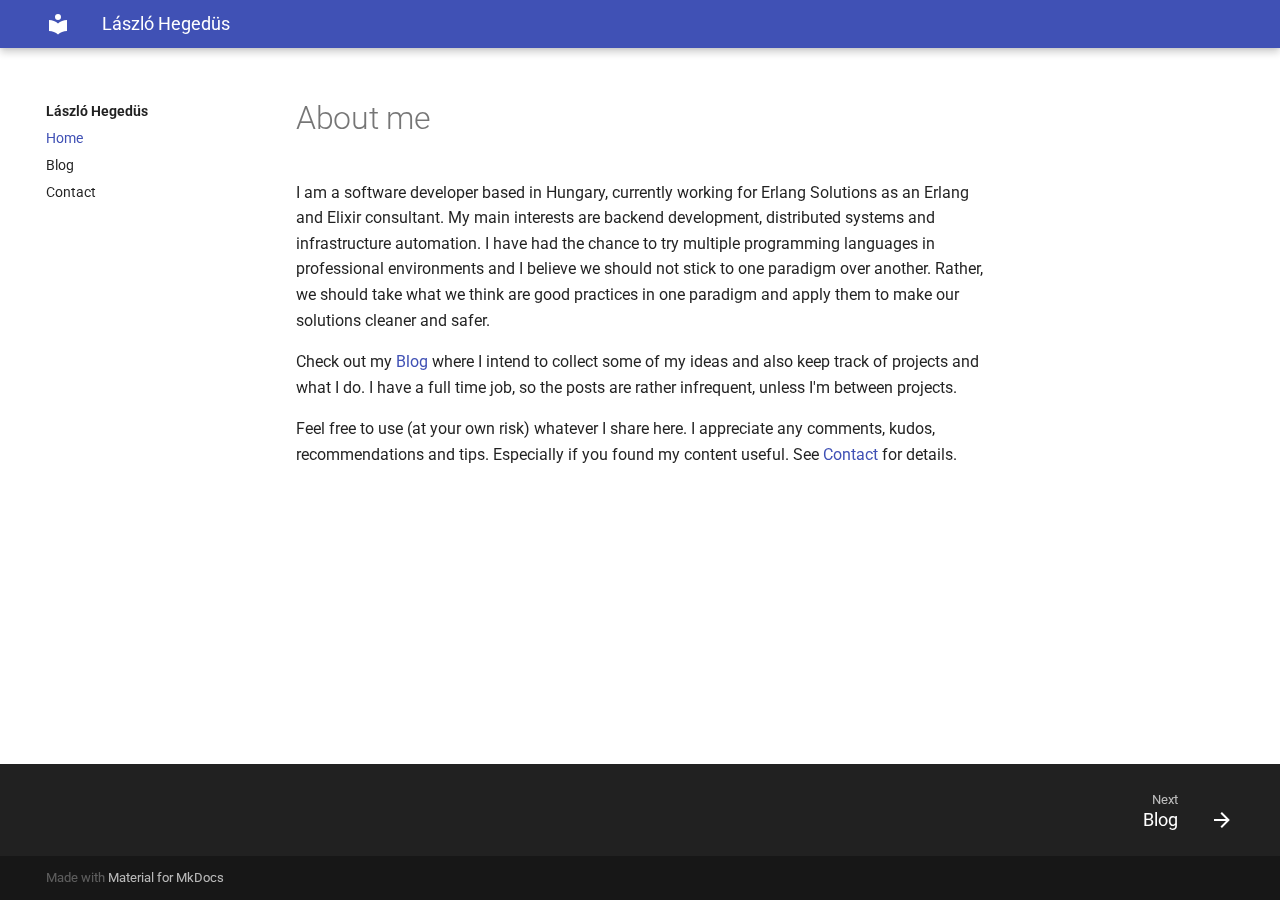
<file: index.html>
<!doctype html>
<html lang="en" class="no-js">
  <head>
    
      <meta charset="utf-8">
      <meta name="viewport" content="width=device-width,initial-scale=1">
      
      
      
      
        <link rel="canonical" href="https://laszlohegedus.com/">
      
      <link rel="icon" href="images/favicon.ico">
      <meta name="generator" content="mkdocs-1.2.1, mkdocs-material-7.1.10">
    
    
      
        <title>László Hegedüs</title>
      
    
    
      <link rel="stylesheet" href="assets/stylesheets/main.1fe995fd.min.css">
      
        
        <link rel="stylesheet" href="assets/stylesheets/palette.f1a3b89f.min.css">
        
      
    
    
    
      
        
        <link rel="preconnect" href="https://fonts.gstatic.com" crossorigin>
        <link rel="stylesheet" href="https://fonts.googleapis.com/css?family=Roboto:300,400,400i,700%7CRoboto+Mono&display=fallback">
        <style>:root{--md-text-font-family:"Roboto";--md-code-font-family:"Roboto Mono"}</style>
      
    
    
    
      <link rel="stylesheet" href="css/prism.css">
    
    
      


    
    
  </head>
  
  
    
    
    
    
    
    <body dir="ltr" data-md-color-scheme="" data-md-color-primary="none" data-md-color-accent="none">
  
    
    <script>function __prefix(e){return new URL(".",location).pathname+"."+e}function __get(e,t=localStorage){return JSON.parse(t.getItem(__prefix(e)))}</script>
    
    <input class="md-toggle" data-md-toggle="drawer" type="checkbox" id="__drawer" autocomplete="off">
    <input class="md-toggle" data-md-toggle="search" type="checkbox" id="__search" autocomplete="off">
    <label class="md-overlay" for="__drawer"></label>
    <div data-md-component="skip">
      
        
        <a href="#about-me" class="md-skip">
          Skip to content
        </a>
      
    </div>
    <div data-md-component="announce">
      
    </div>
    
      <header class="md-header" data-md-component="header">
  <nav class="md-header__inner md-grid" aria-label="Header">
    <a href="." title="László Hegedüs" class="md-header__button md-logo" aria-label="László Hegedüs" data-md-component="logo">
      
  
  <svg xmlns="http://www.w3.org/2000/svg" viewBox="0 0 24 24"><path d="M12 8a3 3 0 0 0 3-3 3 3 0 0 0-3-3 3 3 0 0 0-3 3 3 3 0 0 0 3 3m0 3.54C9.64 9.35 6.5 8 3 8v11c3.5 0 6.64 1.35 9 3.54 2.36-2.19 5.5-3.54 9-3.54V8c-3.5 0-6.64 1.35-9 3.54z"/></svg>

    </a>
    <label class="md-header__button md-icon" for="__drawer">
      <svg xmlns="http://www.w3.org/2000/svg" viewBox="0 0 24 24"><path d="M3 6h18v2H3V6m0 5h18v2H3v-2m0 5h18v2H3v-2z"/></svg>
    </label>
    <div class="md-header__title" data-md-component="header-title">
      <div class="md-header__ellipsis">
        <div class="md-header__topic">
          <span class="md-ellipsis">
            László Hegedüs
          </span>
        </div>
        <div class="md-header__topic" data-md-component="header-topic">
          <span class="md-ellipsis">
            
              Home
            
          </span>
        </div>
      </div>
    </div>
    
    
    
    
  </nav>
</header>
    
    <div class="md-container" data-md-component="container">
      
      
        
      
      <main class="md-main" data-md-component="main">
        <div class="md-main__inner md-grid">
          
            
              
              <div class="md-sidebar md-sidebar--primary" data-md-component="sidebar" data-md-type="navigation" >
                <div class="md-sidebar__scrollwrap">
                  <div class="md-sidebar__inner">
                    


<nav class="md-nav md-nav--primary" aria-label="Navigation" data-md-level="0">
  <label class="md-nav__title" for="__drawer">
    <a href="." title="László Hegedüs" class="md-nav__button md-logo" aria-label="László Hegedüs" data-md-component="logo">
      
  
  <svg xmlns="http://www.w3.org/2000/svg" viewBox="0 0 24 24"><path d="M12 8a3 3 0 0 0 3-3 3 3 0 0 0-3-3 3 3 0 0 0-3 3 3 3 0 0 0 3 3m0 3.54C9.64 9.35 6.5 8 3 8v11c3.5 0 6.64 1.35 9 3.54 2.36-2.19 5.5-3.54 9-3.54V8c-3.5 0-6.64 1.35-9 3.54z"/></svg>

    </a>
    László Hegedüs
  </label>
  
  <ul class="md-nav__list" data-md-scrollfix>
    
      
      
      

  
  
    
  
  
    <li class="md-nav__item md-nav__item--active">
      
      <input class="md-nav__toggle md-toggle" data-md-toggle="toc" type="checkbox" id="__toc">
      
      
        
      
      
      <a href="." class="md-nav__link md-nav__link--active">
        Home
      </a>
      
    </li>
  

    
      
      
      

  
  
  
    <li class="md-nav__item">
      <a href="blog/" class="md-nav__link">
        Blog
      </a>
    </li>
  

    
      
      
      

  
  
  
    <li class="md-nav__item">
      <a href="contact/" class="md-nav__link">
        Contact
      </a>
    </li>
  

    
  </ul>
</nav>
                  </div>
                </div>
              </div>
            
            
              
              <div class="md-sidebar md-sidebar--secondary" data-md-component="sidebar" data-md-type="toc" >
                <div class="md-sidebar__scrollwrap">
                  <div class="md-sidebar__inner">
                    
<nav class="md-nav md-nav--secondary" aria-label="Table of contents">
  
  
  
    
  
  
</nav>
                  </div>
                </div>
              </div>
            
          
          <div class="md-content" data-md-component="content">
            <article class="md-content__inner md-typeset">
              
                
                
                <h1 id="about-me">About me</h1>
<p>I am a software developer based in Hungary, currently working for Erlang Solutions
as an Erlang and Elixir consultant. My main interests are backend development,
distributed systems and infrastructure automation. I have had the chance to try
multiple programming languages in professional environments and I believe we should
not stick to one paradigm over another. Rather, we should take what we
think are good practices in one paradigm and apply them to make our solutions
cleaner and safer.</p>
<p>Check out my <a href="blog/">Blog</a> where I intend to collect some of my ideas and also keep track
of projects and what I do. I have a full time job, so the posts are rather
infrequent, unless I'm between projects.</p>
<p>Feel free to use (at your own risk) whatever I share here. I appreciate any
comments, kudos, recommendations and tips. Especially if you found my content
useful. See <a href="contact/">Contact</a> for details.</p>
                
              
              
                


              
            </article>
          </div>
        </div>
        
      </main>
      
        
<footer class="md-footer">
  
    <nav class="md-footer__inner md-grid" aria-label="Footer">
      
      
        
        <a href="blog/" class="md-footer__link md-footer__link--next" aria-label="Next: Blog" rel="next">
          <div class="md-footer__title">
            <div class="md-ellipsis">
              <span class="md-footer__direction">
                Next
              </span>
              Blog
            </div>
          </div>
          <div class="md-footer__button md-icon">
            <svg xmlns="http://www.w3.org/2000/svg" viewBox="0 0 24 24"><path d="M4 11v2h12l-5.5 5.5 1.42 1.42L19.84 12l-7.92-7.92L10.5 5.5 16 11H4z"/></svg>
          </div>
        </a>
      
    </nav>
  
  <div class="md-footer-meta md-typeset">
    <div class="md-footer-meta__inner md-grid">
      <div class="md-footer-copyright">
        
        Made with
        <a href="https://squidfunk.github.io/mkdocs-material/" target="_blank" rel="noopener">
          Material for MkDocs
        </a>
        
      </div>
      
    </div>
  </div>
</footer>
      
    </div>
    <div class="md-dialog" data-md-component="dialog">
      <div class="md-dialog__inner md-typeset"></div>
    </div>
    <script id="__config" type="application/json">{"base": ".", "features": [], "translations": {"clipboard.copy": "Copy to clipboard", "clipboard.copied": "Copied to clipboard", "search.config.lang": "en", "search.config.pipeline": "trimmer, stopWordFilter", "search.config.separator": "[\\s\\-]+", "search.placeholder": "Search", "search.result.placeholder": "Type to start searching", "search.result.none": "No matching documents", "search.result.one": "1 matching document", "search.result.other": "# matching documents", "search.result.more.one": "1 more on this page", "search.result.more.other": "# more on this page", "search.result.term.missing": "Missing", "select.version.title": "Select version"}, "search": "assets/javascripts/workers/search.477d984a.min.js", "version": null}</script>
    
    
      <script src="assets/javascripts/bundle.ddd52ceb.min.js"></script>
      
        <script src="js/prism.js"></script>
      
    
  </body>
</html>
</file>
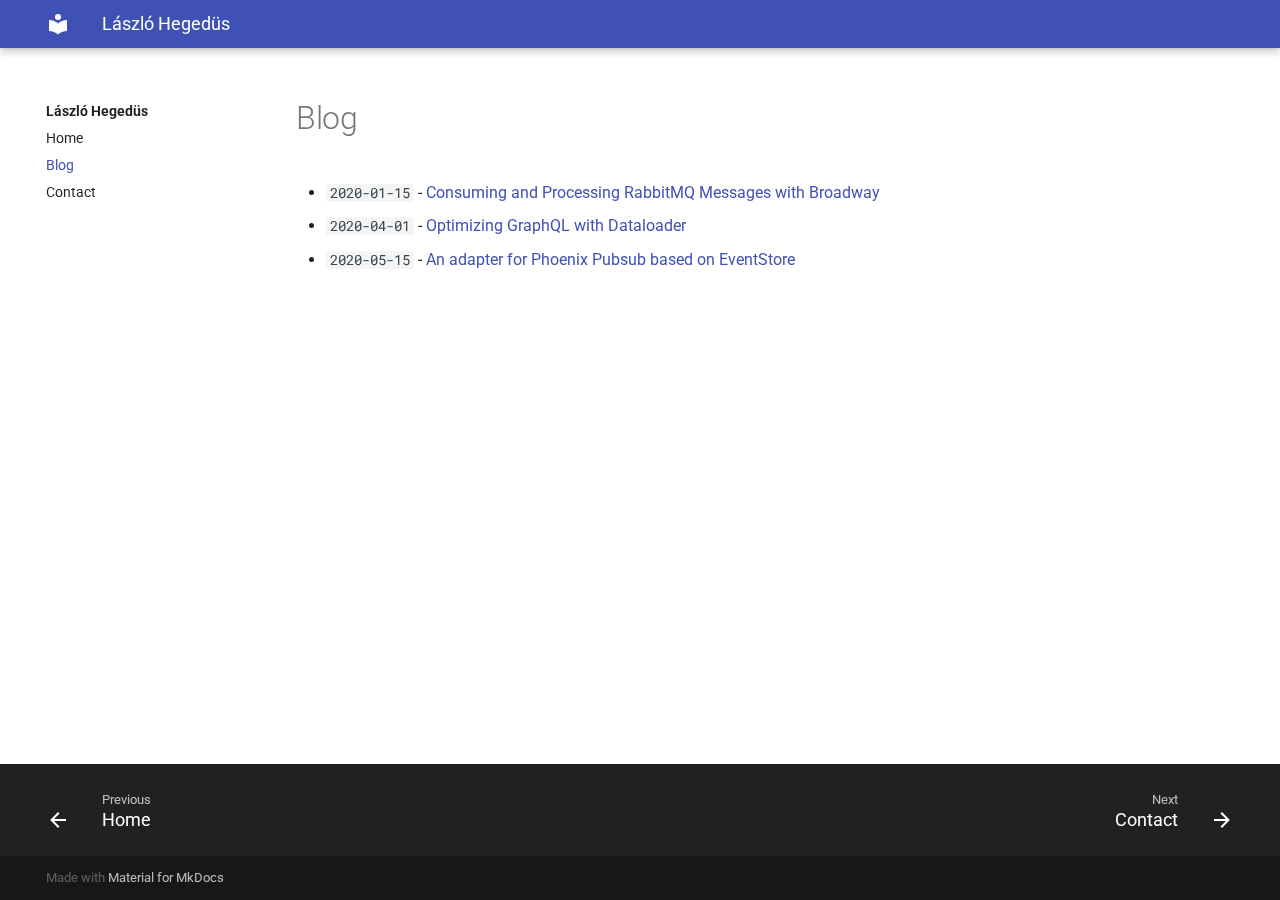
<file: blog/index.html>
<!doctype html>
<html lang="en" class="no-js">
  <head>
    
      <meta charset="utf-8">
      <meta name="viewport" content="width=device-width,initial-scale=1">
      
      
      
      
        <link rel="canonical" href="https://laszlohegedus.com/blog/">
      
      <link rel="icon" href="../images/favicon.ico">
      <meta name="generator" content="mkdocs-1.2.1, mkdocs-material-7.1.10">
    
    
      
        <title>Blog - László Hegedüs</title>
      
    
    
      <link rel="stylesheet" href="../assets/stylesheets/main.1fe995fd.min.css">
      
        
        <link rel="stylesheet" href="../assets/stylesheets/palette.f1a3b89f.min.css">
        
      
    
    
    
      
        
        <link rel="preconnect" href="https://fonts.gstatic.com" crossorigin>
        <link rel="stylesheet" href="https://fonts.googleapis.com/css?family=Roboto:300,400,400i,700%7CRoboto+Mono&display=fallback">
        <style>:root{--md-text-font-family:"Roboto";--md-code-font-family:"Roboto Mono"}</style>
      
    
    
    
      <link rel="stylesheet" href="../css/prism.css">
    
    
      


    
    
  </head>
  
  
    
    
    
    
    
    <body dir="ltr" data-md-color-scheme="" data-md-color-primary="none" data-md-color-accent="none">
  
    
    <script>function __prefix(e){return new URL("..",location).pathname+"."+e}function __get(e,t=localStorage){return JSON.parse(t.getItem(__prefix(e)))}</script>
    
    <input class="md-toggle" data-md-toggle="drawer" type="checkbox" id="__drawer" autocomplete="off">
    <input class="md-toggle" data-md-toggle="search" type="checkbox" id="__search" autocomplete="off">
    <label class="md-overlay" for="__drawer"></label>
    <div data-md-component="skip">
      
        
        <a href="#blog" class="md-skip">
          Skip to content
        </a>
      
    </div>
    <div data-md-component="announce">
      
    </div>
    
      <header class="md-header" data-md-component="header">
  <nav class="md-header__inner md-grid" aria-label="Header">
    <a href=".." title="László Hegedüs" class="md-header__button md-logo" aria-label="László Hegedüs" data-md-component="logo">
      
  
  <svg xmlns="http://www.w3.org/2000/svg" viewBox="0 0 24 24"><path d="M12 8a3 3 0 0 0 3-3 3 3 0 0 0-3-3 3 3 0 0 0-3 3 3 3 0 0 0 3 3m0 3.54C9.64 9.35 6.5 8 3 8v11c3.5 0 6.64 1.35 9 3.54 2.36-2.19 5.5-3.54 9-3.54V8c-3.5 0-6.64 1.35-9 3.54z"/></svg>

    </a>
    <label class="md-header__button md-icon" for="__drawer">
      <svg xmlns="http://www.w3.org/2000/svg" viewBox="0 0 24 24"><path d="M3 6h18v2H3V6m0 5h18v2H3v-2m0 5h18v2H3v-2z"/></svg>
    </label>
    <div class="md-header__title" data-md-component="header-title">
      <div class="md-header__ellipsis">
        <div class="md-header__topic">
          <span class="md-ellipsis">
            László Hegedüs
          </span>
        </div>
        <div class="md-header__topic" data-md-component="header-topic">
          <span class="md-ellipsis">
            
              Blog
            
          </span>
        </div>
      </div>
    </div>
    
    
    
    
  </nav>
</header>
    
    <div class="md-container" data-md-component="container">
      
      
        
      
      <main class="md-main" data-md-component="main">
        <div class="md-main__inner md-grid">
          
            
              
              <div class="md-sidebar md-sidebar--primary" data-md-component="sidebar" data-md-type="navigation" >
                <div class="md-sidebar__scrollwrap">
                  <div class="md-sidebar__inner">
                    


<nav class="md-nav md-nav--primary" aria-label="Navigation" data-md-level="0">
  <label class="md-nav__title" for="__drawer">
    <a href=".." title="László Hegedüs" class="md-nav__button md-logo" aria-label="László Hegedüs" data-md-component="logo">
      
  
  <svg xmlns="http://www.w3.org/2000/svg" viewBox="0 0 24 24"><path d="M12 8a3 3 0 0 0 3-3 3 3 0 0 0-3-3 3 3 0 0 0-3 3 3 3 0 0 0 3 3m0 3.54C9.64 9.35 6.5 8 3 8v11c3.5 0 6.64 1.35 9 3.54 2.36-2.19 5.5-3.54 9-3.54V8c-3.5 0-6.64 1.35-9 3.54z"/></svg>

    </a>
    László Hegedüs
  </label>
  
  <ul class="md-nav__list" data-md-scrollfix>
    
      
      
      

  
  
  
    <li class="md-nav__item">
      <a href=".." class="md-nav__link">
        Home
      </a>
    </li>
  

    
      
      
      

  
  
    
  
  
    <li class="md-nav__item md-nav__item--active">
      
      <input class="md-nav__toggle md-toggle" data-md-toggle="toc" type="checkbox" id="__toc">
      
      
        
      
      
      <a href="./" class="md-nav__link md-nav__link--active">
        Blog
      </a>
      
    </li>
  

    
      
      
      

  
  
  
    <li class="md-nav__item">
      <a href="../contact/" class="md-nav__link">
        Contact
      </a>
    </li>
  

    
  </ul>
</nav>
                  </div>
                </div>
              </div>
            
            
              
              <div class="md-sidebar md-sidebar--secondary" data-md-component="sidebar" data-md-type="toc" >
                <div class="md-sidebar__scrollwrap">
                  <div class="md-sidebar__inner">
                    
<nav class="md-nav md-nav--secondary" aria-label="Table of contents">
  
  
  
    
  
  
</nav>
                  </div>
                </div>
              </div>
            
          
          <div class="md-content" data-md-component="content">
            <article class="md-content__inner md-typeset">
              
                
                
                <h1 id="blog">Blog</h1>
<ul>
<li><code>2020-01-15</code> - <a href="001_consuming_and_processing_rabbitmq_messages_with_broadway/">Consuming and Processing RabbitMQ Messages with Broadway</a></li>
<li><code>2020-04-01</code> - <a href="002_optimizing_graphql_with_dataloader/">Optimizing GraphQL with Dataloader</a></li>
<li><code>2020-05-15</code> - <a href="003_an_adapter_for_phoenix_pubsub_based_on_eventstore/">An adapter for Phoenix Pubsub based on EventStore</a></li>
</ul>
                
              
              
                


              
            </article>
          </div>
        </div>
        
      </main>
      
        
<footer class="md-footer">
  
    <nav class="md-footer__inner md-grid" aria-label="Footer">
      
        
        <a href=".." class="md-footer__link md-footer__link--prev" aria-label="Previous: Home" rel="prev">
          <div class="md-footer__button md-icon">
            <svg xmlns="http://www.w3.org/2000/svg" viewBox="0 0 24 24"><path d="M20 11v2H8l5.5 5.5-1.42 1.42L4.16 12l7.92-7.92L13.5 5.5 8 11h12z"/></svg>
          </div>
          <div class="md-footer__title">
            <div class="md-ellipsis">
              <span class="md-footer__direction">
                Previous
              </span>
              Home
            </div>
          </div>
        </a>
      
      
        
        <a href="../contact/" class="md-footer__link md-footer__link--next" aria-label="Next: Contact" rel="next">
          <div class="md-footer__title">
            <div class="md-ellipsis">
              <span class="md-footer__direction">
                Next
              </span>
              Contact
            </div>
          </div>
          <div class="md-footer__button md-icon">
            <svg xmlns="http://www.w3.org/2000/svg" viewBox="0 0 24 24"><path d="M4 11v2h12l-5.5 5.5 1.42 1.42L19.84 12l-7.92-7.92L10.5 5.5 16 11H4z"/></svg>
          </div>
        </a>
      
    </nav>
  
  <div class="md-footer-meta md-typeset">
    <div class="md-footer-meta__inner md-grid">
      <div class="md-footer-copyright">
        
        Made with
        <a href="https://squidfunk.github.io/mkdocs-material/" target="_blank" rel="noopener">
          Material for MkDocs
        </a>
        
      </div>
      
    </div>
  </div>
</footer>
      
    </div>
    <div class="md-dialog" data-md-component="dialog">
      <div class="md-dialog__inner md-typeset"></div>
    </div>
    <script id="__config" type="application/json">{"base": "..", "features": [], "translations": {"clipboard.copy": "Copy to clipboard", "clipboard.copied": "Copied to clipboard", "search.config.lang": "en", "search.config.pipeline": "trimmer, stopWordFilter", "search.config.separator": "[\\s\\-]+", "search.placeholder": "Search", "search.result.placeholder": "Type to start searching", "search.result.none": "No matching documents", "search.result.one": "1 matching document", "search.result.other": "# matching documents", "search.result.more.one": "1 more on this page", "search.result.more.other": "# more on this page", "search.result.term.missing": "Missing", "select.version.title": "Select version"}, "search": "../assets/javascripts/workers/search.477d984a.min.js", "version": null}</script>
    
    
      <script src="../assets/javascripts/bundle.ddd52ceb.min.js"></script>
      
        <script src="../js/prism.js"></script>
      
    
  </body>
</html>
</file>
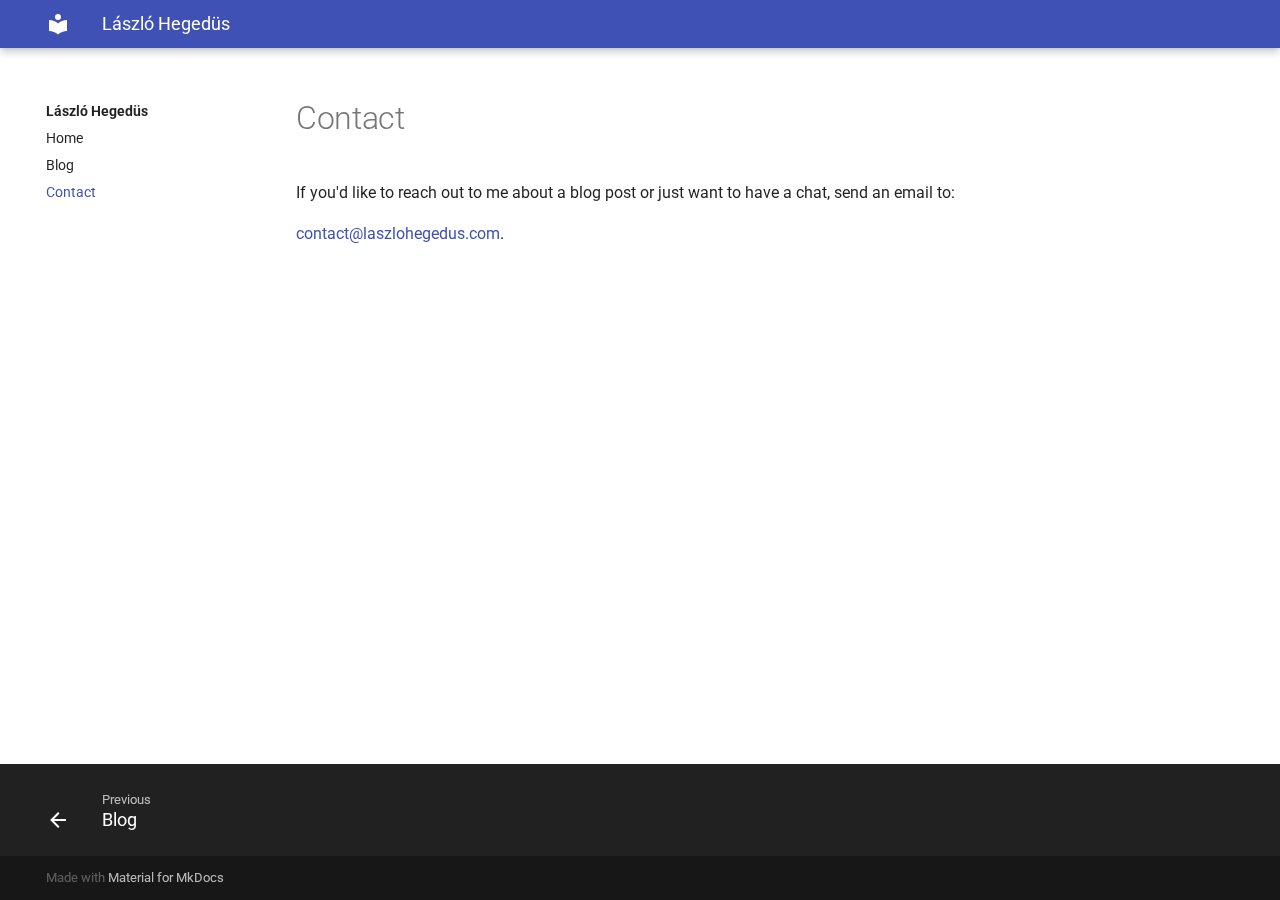
<file: contact/index.html>
<!doctype html>
<html lang="en" class="no-js">
  <head>
    
      <meta charset="utf-8">
      <meta name="viewport" content="width=device-width,initial-scale=1">
      
      
      
      
        <link rel="canonical" href="https://laszlohegedus.com/contact/">
      
      <link rel="icon" href="../images/favicon.ico">
      <meta name="generator" content="mkdocs-1.2.1, mkdocs-material-7.1.10">
    
    
      
        <title>Contact - László Hegedüs</title>
      
    
    
      <link rel="stylesheet" href="../assets/stylesheets/main.1fe995fd.min.css">
      
        
        <link rel="stylesheet" href="../assets/stylesheets/palette.f1a3b89f.min.css">
        
      
    
    
    
      
        
        <link rel="preconnect" href="https://fonts.gstatic.com" crossorigin>
        <link rel="stylesheet" href="https://fonts.googleapis.com/css?family=Roboto:300,400,400i,700%7CRoboto+Mono&display=fallback">
        <style>:root{--md-text-font-family:"Roboto";--md-code-font-family:"Roboto Mono"}</style>
      
    
    
    
      <link rel="stylesheet" href="../css/prism.css">
    
    
      


    
    
  </head>
  
  
    
    
    
    
    
    <body dir="ltr" data-md-color-scheme="" data-md-color-primary="none" data-md-color-accent="none">
  
    
    <script>function __prefix(e){return new URL("..",location).pathname+"."+e}function __get(e,t=localStorage){return JSON.parse(t.getItem(__prefix(e)))}</script>
    
    <input class="md-toggle" data-md-toggle="drawer" type="checkbox" id="__drawer" autocomplete="off">
    <input class="md-toggle" data-md-toggle="search" type="checkbox" id="__search" autocomplete="off">
    <label class="md-overlay" for="__drawer"></label>
    <div data-md-component="skip">
      
        
        <a href="#contact" class="md-skip">
          Skip to content
        </a>
      
    </div>
    <div data-md-component="announce">
      
    </div>
    
      <header class="md-header" data-md-component="header">
  <nav class="md-header__inner md-grid" aria-label="Header">
    <a href=".." title="László Hegedüs" class="md-header__button md-logo" aria-label="László Hegedüs" data-md-component="logo">
      
  
  <svg xmlns="http://www.w3.org/2000/svg" viewBox="0 0 24 24"><path d="M12 8a3 3 0 0 0 3-3 3 3 0 0 0-3-3 3 3 0 0 0-3 3 3 3 0 0 0 3 3m0 3.54C9.64 9.35 6.5 8 3 8v11c3.5 0 6.64 1.35 9 3.54 2.36-2.19 5.5-3.54 9-3.54V8c-3.5 0-6.64 1.35-9 3.54z"/></svg>

    </a>
    <label class="md-header__button md-icon" for="__drawer">
      <svg xmlns="http://www.w3.org/2000/svg" viewBox="0 0 24 24"><path d="M3 6h18v2H3V6m0 5h18v2H3v-2m0 5h18v2H3v-2z"/></svg>
    </label>
    <div class="md-header__title" data-md-component="header-title">
      <div class="md-header__ellipsis">
        <div class="md-header__topic">
          <span class="md-ellipsis">
            László Hegedüs
          </span>
        </div>
        <div class="md-header__topic" data-md-component="header-topic">
          <span class="md-ellipsis">
            
              Contact
            
          </span>
        </div>
      </div>
    </div>
    
    
    
    
  </nav>
</header>
    
    <div class="md-container" data-md-component="container">
      
      
        
      
      <main class="md-main" data-md-component="main">
        <div class="md-main__inner md-grid">
          
            
              
              <div class="md-sidebar md-sidebar--primary" data-md-component="sidebar" data-md-type="navigation" >
                <div class="md-sidebar__scrollwrap">
                  <div class="md-sidebar__inner">
                    


<nav class="md-nav md-nav--primary" aria-label="Navigation" data-md-level="0">
  <label class="md-nav__title" for="__drawer">
    <a href=".." title="László Hegedüs" class="md-nav__button md-logo" aria-label="László Hegedüs" data-md-component="logo">
      
  
  <svg xmlns="http://www.w3.org/2000/svg" viewBox="0 0 24 24"><path d="M12 8a3 3 0 0 0 3-3 3 3 0 0 0-3-3 3 3 0 0 0-3 3 3 3 0 0 0 3 3m0 3.54C9.64 9.35 6.5 8 3 8v11c3.5 0 6.64 1.35 9 3.54 2.36-2.19 5.5-3.54 9-3.54V8c-3.5 0-6.64 1.35-9 3.54z"/></svg>

    </a>
    László Hegedüs
  </label>
  
  <ul class="md-nav__list" data-md-scrollfix>
    
      
      
      

  
  
  
    <li class="md-nav__item">
      <a href=".." class="md-nav__link">
        Home
      </a>
    </li>
  

    
      
      
      

  
  
  
    <li class="md-nav__item">
      <a href="../blog/" class="md-nav__link">
        Blog
      </a>
    </li>
  

    
      
      
      

  
  
    
  
  
    <li class="md-nav__item md-nav__item--active">
      
      <input class="md-nav__toggle md-toggle" data-md-toggle="toc" type="checkbox" id="__toc">
      
      
        
      
      
      <a href="./" class="md-nav__link md-nav__link--active">
        Contact
      </a>
      
    </li>
  

    
  </ul>
</nav>
                  </div>
                </div>
              </div>
            
            
              
              <div class="md-sidebar md-sidebar--secondary" data-md-component="sidebar" data-md-type="toc" >
                <div class="md-sidebar__scrollwrap">
                  <div class="md-sidebar__inner">
                    
<nav class="md-nav md-nav--secondary" aria-label="Table of contents">
  
  
  
    
  
  
</nav>
                  </div>
                </div>
              </div>
            
          
          <div class="md-content" data-md-component="content">
            <article class="md-content__inner md-typeset">
              
                
                
                <h1 id="contact">Contact</h1>
<p>If you'd like to reach out to me about a blog post or just want to have a chat, send an email to:</p>
<script type="text/javascript">
var part1 = "contact";
var part2 = Math.pow(2,6);
var part3 = String.fromCharCode(part2);
var part4 = "laszlohegedus"
var part5 = ".com"
var part6 = part1 + String.fromCharCode(part2) + part4 + part5;
document.write("<a href=" + "mai" + "lto" + ":" + part6 + ">" + part1 + part3 + part4 + part5 + "</a>.");
</script>
                
              
              
                


              
            </article>
          </div>
        </div>
        
      </main>
      
        
<footer class="md-footer">
  
    <nav class="md-footer__inner md-grid" aria-label="Footer">
      
        
        <a href="../blog/" class="md-footer__link md-footer__link--prev" aria-label="Previous: Blog" rel="prev">
          <div class="md-footer__button md-icon">
            <svg xmlns="http://www.w3.org/2000/svg" viewBox="0 0 24 24"><path d="M20 11v2H8l5.5 5.5-1.42 1.42L4.16 12l7.92-7.92L13.5 5.5 8 11h12z"/></svg>
          </div>
          <div class="md-footer__title">
            <div class="md-ellipsis">
              <span class="md-footer__direction">
                Previous
              </span>
              Blog
            </div>
          </div>
        </a>
      
      
    </nav>
  
  <div class="md-footer-meta md-typeset">
    <div class="md-footer-meta__inner md-grid">
      <div class="md-footer-copyright">
        
        Made with
        <a href="https://squidfunk.github.io/mkdocs-material/" target="_blank" rel="noopener">
          Material for MkDocs
        </a>
        
      </div>
      
    </div>
  </div>
</footer>
      
    </div>
    <div class="md-dialog" data-md-component="dialog">
      <div class="md-dialog__inner md-typeset"></div>
    </div>
    <script id="__config" type="application/json">{"base": "..", "features": [], "translations": {"clipboard.copy": "Copy to clipboard", "clipboard.copied": "Copied to clipboard", "search.config.lang": "en", "search.config.pipeline": "trimmer, stopWordFilter", "search.config.separator": "[\\s\\-]+", "search.placeholder": "Search", "search.result.placeholder": "Type to start searching", "search.result.none": "No matching documents", "search.result.one": "1 matching document", "search.result.other": "# matching documents", "search.result.more.one": "1 more on this page", "search.result.more.other": "# more on this page", "search.result.term.missing": "Missing", "select.version.title": "Select version"}, "search": "../assets/javascripts/workers/search.477d984a.min.js", "version": null}</script>
    
    
      <script src="../assets/javascripts/bundle.ddd52ceb.min.js"></script>
      
        <script src="../js/prism.js"></script>
      
    
  </body>
</html>
</file>
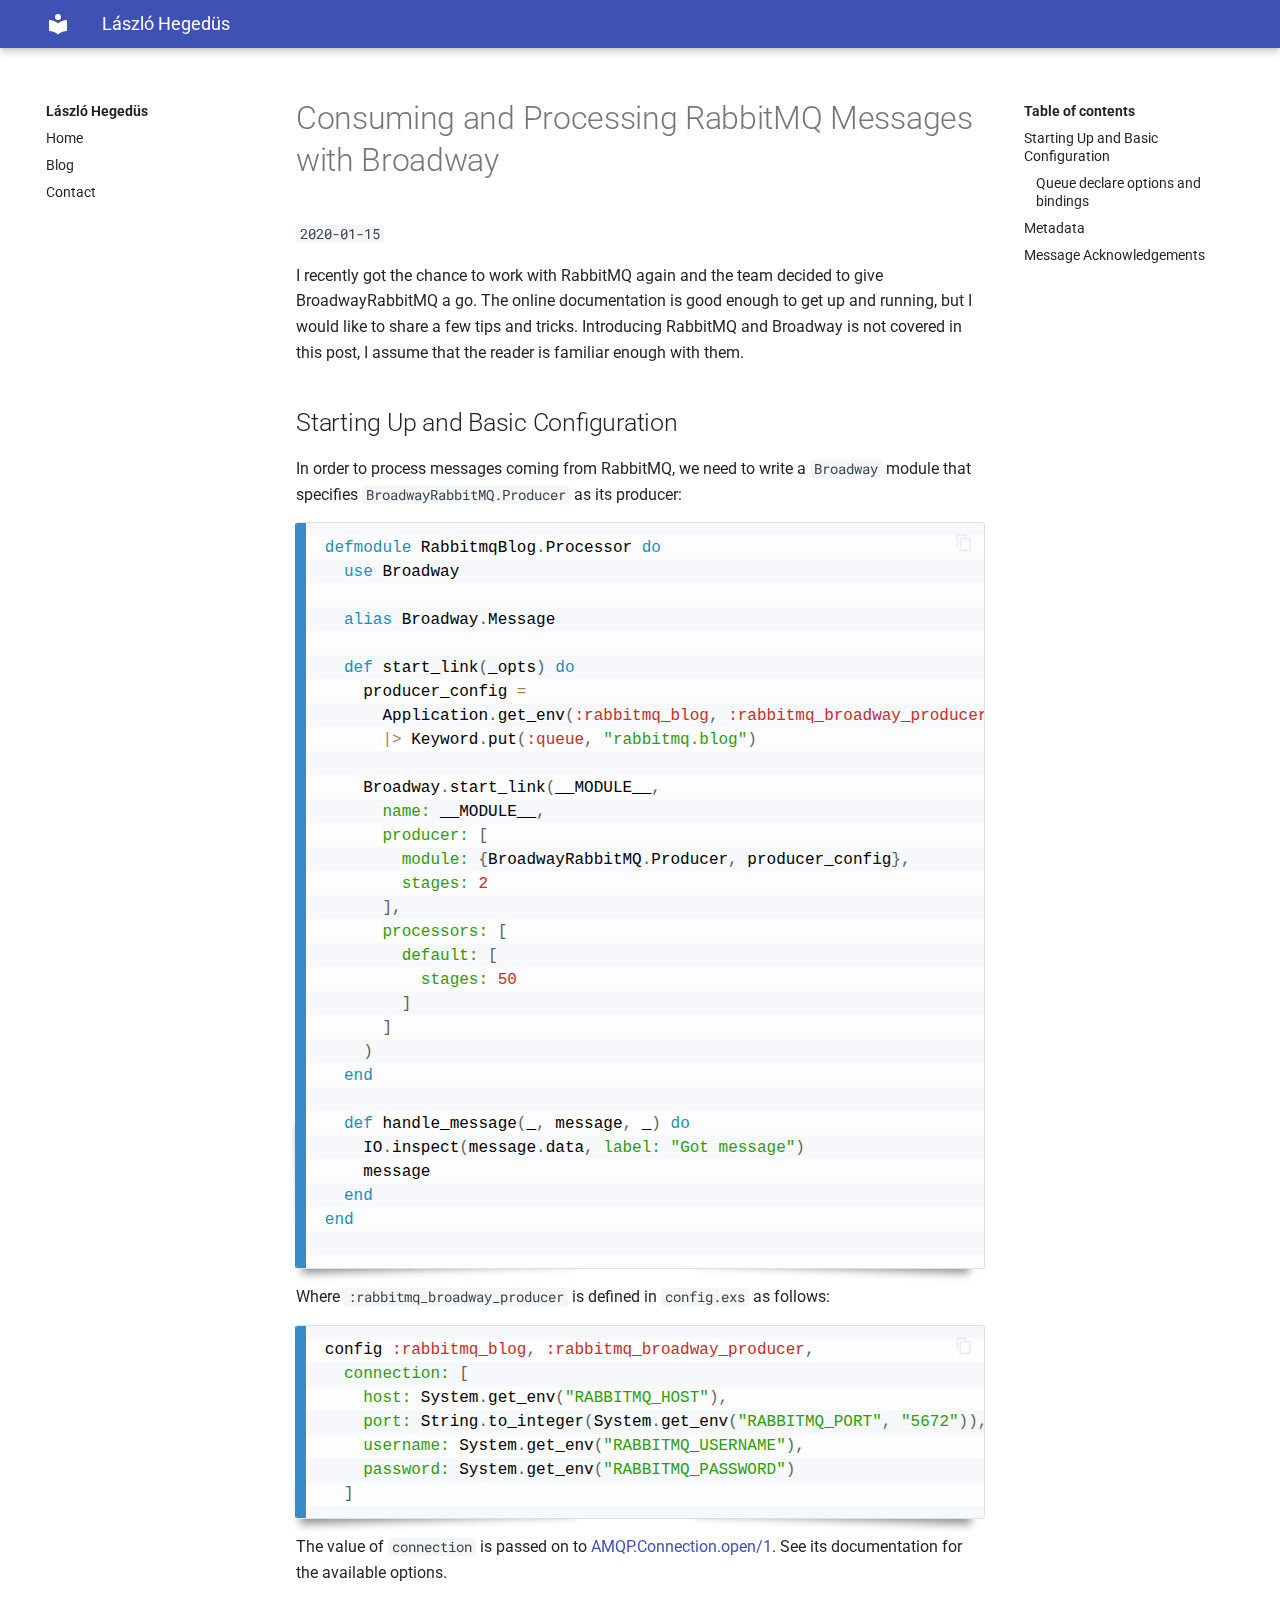
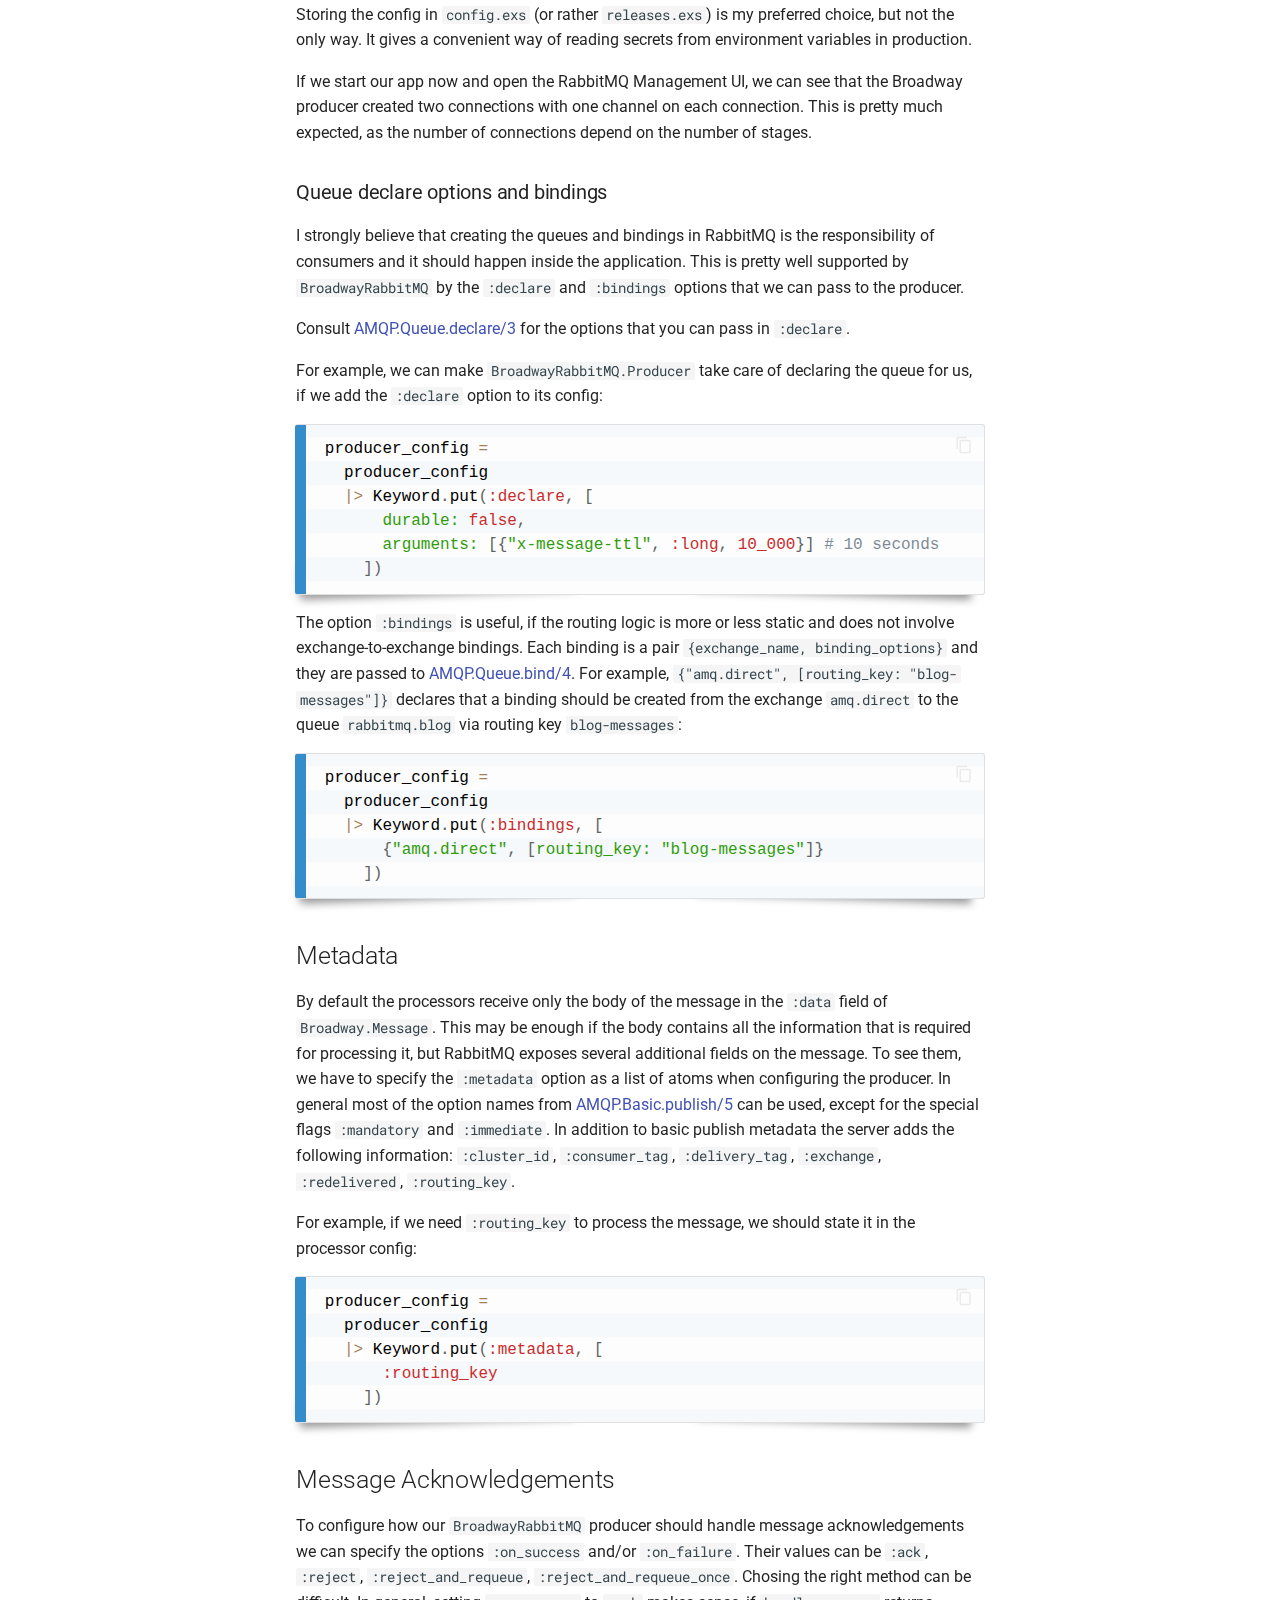
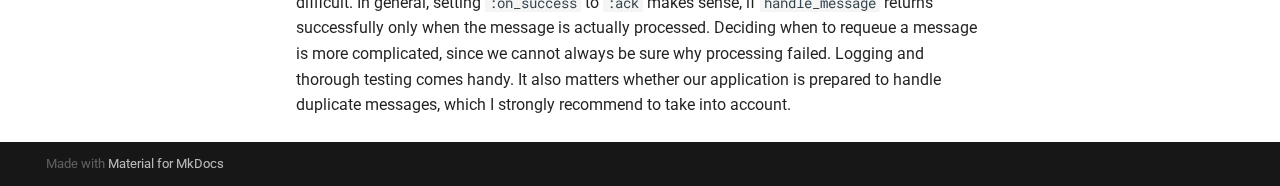
<file: blog/001_consuming_and_processing_rabbitmq_messages_with_broadway/index.html>
<!doctype html>
<html lang="en" class="no-js">
  <head>
    
      <meta charset="utf-8">
      <meta name="viewport" content="width=device-width,initial-scale=1">
      
      
      
      
        <link rel="canonical" href="https://laszlohegedus.com/blog/001_consuming_and_processing_rabbitmq_messages_with_broadway/">
      
      <link rel="icon" href="../../images/favicon.ico">
      <meta name="generator" content="mkdocs-1.2.1, mkdocs-material-7.1.10">
    
    
      
        <title>Consuming and Processing RabbitMQ Messages with Broadway - László Hegedüs</title>
      
    
    
      <link rel="stylesheet" href="../../assets/stylesheets/main.1fe995fd.min.css">
      
        
        <link rel="stylesheet" href="../../assets/stylesheets/palette.f1a3b89f.min.css">
        
      
    
    
    
      
        
        <link rel="preconnect" href="https://fonts.gstatic.com" crossorigin>
        <link rel="stylesheet" href="https://fonts.googleapis.com/css?family=Roboto:300,400,400i,700%7CRoboto+Mono&display=fallback">
        <style>:root{--md-text-font-family:"Roboto";--md-code-font-family:"Roboto Mono"}</style>
      
    
    
    
      <link rel="stylesheet" href="../../css/prism.css">
    
    
      


    
    
  </head>
  
  
    
    
    
    
    
    <body dir="ltr" data-md-color-scheme="" data-md-color-primary="none" data-md-color-accent="none">
  
    
    <script>function __prefix(e){return new URL("../..",location).pathname+"."+e}function __get(e,t=localStorage){return JSON.parse(t.getItem(__prefix(e)))}</script>
    
    <input class="md-toggle" data-md-toggle="drawer" type="checkbox" id="__drawer" autocomplete="off">
    <input class="md-toggle" data-md-toggle="search" type="checkbox" id="__search" autocomplete="off">
    <label class="md-overlay" for="__drawer"></label>
    <div data-md-component="skip">
      
        
        <a href="#consuming-and-processing-rabbitmq-messages-with-broadway" class="md-skip">
          Skip to content
        </a>
      
    </div>
    <div data-md-component="announce">
      
    </div>
    
      <header class="md-header" data-md-component="header">
  <nav class="md-header__inner md-grid" aria-label="Header">
    <a href="../.." title="László Hegedüs" class="md-header__button md-logo" aria-label="László Hegedüs" data-md-component="logo">
      
  
  <svg xmlns="http://www.w3.org/2000/svg" viewBox="0 0 24 24"><path d="M12 8a3 3 0 0 0 3-3 3 3 0 0 0-3-3 3 3 0 0 0-3 3 3 3 0 0 0 3 3m0 3.54C9.64 9.35 6.5 8 3 8v11c3.5 0 6.64 1.35 9 3.54 2.36-2.19 5.5-3.54 9-3.54V8c-3.5 0-6.64 1.35-9 3.54z"/></svg>

    </a>
    <label class="md-header__button md-icon" for="__drawer">
      <svg xmlns="http://www.w3.org/2000/svg" viewBox="0 0 24 24"><path d="M3 6h18v2H3V6m0 5h18v2H3v-2m0 5h18v2H3v-2z"/></svg>
    </label>
    <div class="md-header__title" data-md-component="header-title">
      <div class="md-header__ellipsis">
        <div class="md-header__topic">
          <span class="md-ellipsis">
            László Hegedüs
          </span>
        </div>
        <div class="md-header__topic" data-md-component="header-topic">
          <span class="md-ellipsis">
            
              Consuming and Processing RabbitMQ Messages with Broadway
            
          </span>
        </div>
      </div>
    </div>
    
    
    
    
  </nav>
</header>
    
    <div class="md-container" data-md-component="container">
      
      
        
      
      <main class="md-main" data-md-component="main">
        <div class="md-main__inner md-grid">
          
            
              
              <div class="md-sidebar md-sidebar--primary" data-md-component="sidebar" data-md-type="navigation" >
                <div class="md-sidebar__scrollwrap">
                  <div class="md-sidebar__inner">
                    


<nav class="md-nav md-nav--primary" aria-label="Navigation" data-md-level="0">
  <label class="md-nav__title" for="__drawer">
    <a href="../.." title="László Hegedüs" class="md-nav__button md-logo" aria-label="László Hegedüs" data-md-component="logo">
      
  
  <svg xmlns="http://www.w3.org/2000/svg" viewBox="0 0 24 24"><path d="M12 8a3 3 0 0 0 3-3 3 3 0 0 0-3-3 3 3 0 0 0-3 3 3 3 0 0 0 3 3m0 3.54C9.64 9.35 6.5 8 3 8v11c3.5 0 6.64 1.35 9 3.54 2.36-2.19 5.5-3.54 9-3.54V8c-3.5 0-6.64 1.35-9 3.54z"/></svg>

    </a>
    László Hegedüs
  </label>
  
  <ul class="md-nav__list" data-md-scrollfix>
    
      
      
      

  
  
  
    <li class="md-nav__item">
      <a href="../.." class="md-nav__link">
        Home
      </a>
    </li>
  

    
      
      
      

  
  
  
    <li class="md-nav__item">
      <a href="../" class="md-nav__link">
        Blog
      </a>
    </li>
  

    
      
      
      

  
  
  
    <li class="md-nav__item">
      <a href="../../contact/" class="md-nav__link">
        Contact
      </a>
    </li>
  

    
  </ul>
</nav>
                  </div>
                </div>
              </div>
            
            
              
              <div class="md-sidebar md-sidebar--secondary" data-md-component="sidebar" data-md-type="toc" >
                <div class="md-sidebar__scrollwrap">
                  <div class="md-sidebar__inner">
                    
<nav class="md-nav md-nav--secondary" aria-label="Table of contents">
  
  
  
    
  
  
    <label class="md-nav__title" for="__toc">
      <span class="md-nav__icon md-icon"></span>
      Table of contents
    </label>
    <ul class="md-nav__list" data-md-component="toc" data-md-scrollfix>
      
        <li class="md-nav__item">
  <a href="#starting-up-and-basic-configuration" class="md-nav__link">
    Starting Up and Basic Configuration
  </a>
  
    <nav class="md-nav" aria-label="Starting Up and Basic Configuration">
      <ul class="md-nav__list">
        
          <li class="md-nav__item">
  <a href="#queue-declare-options-and-bindings" class="md-nav__link">
    Queue declare options and bindings
  </a>
  
</li>
        
      </ul>
    </nav>
  
</li>
      
        <li class="md-nav__item">
  <a href="#metadata" class="md-nav__link">
    Metadata
  </a>
  
</li>
      
        <li class="md-nav__item">
  <a href="#message-acknowledgements" class="md-nav__link">
    Message Acknowledgements
  </a>
  
</li>
      
    </ul>
  
</nav>
                  </div>
                </div>
              </div>
            
          
          <div class="md-content" data-md-component="content">
            <article class="md-content__inner md-typeset">
              
                
                
                <h1 id="consuming-and-processing-rabbitmq-messages-with-broadway">Consuming and Processing RabbitMQ Messages with Broadway</h1>
<p><code>2020-01-15</code></p>
<p>I recently got the chance to work with RabbitMQ again and the team decided to give BroadwayRabbitMQ a go. The online documentation is good enough to get up and running, but I would like to share a few tips and tricks. Introducing RabbitMQ and Broadway is not covered in this post, I assume that the reader is familiar enough with them.</p>
<h2 id="starting-up-and-basic-configuration">Starting Up and Basic Configuration</h2>
<p>In order to process messages coming from RabbitMQ, we need to write a <code>Broadway</code> module that specifies <code>BroadwayRabbitMQ.Producer</code> as its producer:</p>
<pre><code class="language-elixir">defmodule RabbitmqBlog.Processor do
  use Broadway

  alias Broadway.Message

  def start_link(_opts) do
    producer_config =
      Application.get_env(:rabbitmq_blog, :rabbitmq_broadway_producer)
      |&gt; Keyword.put(:queue, &quot;rabbitmq.blog&quot;)

    Broadway.start_link(__MODULE__,
      name: __MODULE__,
      producer: [
        module: {BroadwayRabbitMQ.Producer, producer_config},
        stages: 2
      ],
      processors: [
        default: [
          stages: 50
        ]
      ]
    )
  end

  def handle_message(_, message, _) do
    IO.inspect(message.data, label: &quot;Got message&quot;)
    message
  end
end

</code></pre>
<p>Where <code>:rabbitmq_broadway_producer</code> is defined in <code>config.exs</code> as follows:</p>
<pre><code class="language-elixir">config :rabbitmq_blog, :rabbitmq_broadway_producer,
  connection: [
    host: System.get_env(&quot;RABBITMQ_HOST&quot;),
    port: String.to_integer(System.get_env(&quot;RABBITMQ_PORT&quot;, &quot;5672&quot;)),
    username: System.get_env(&quot;RABBITMQ_USERNAME&quot;),
    password: System.get_env(&quot;RABBITMQ_PASSWORD&quot;)
  ]
</code></pre>
<p>The value of <code>connection</code> is passed on to <a href="https://hexdocs.pm/amqp/AMQP.Connection.html#open/1">AMQP.Connection.open/1</a>. See its documentation for the available options.</p>
<p>Storing the config in <code>config.exs</code> (or rather <code>releases.exs</code>) is my preferred choice, but not the only way. It gives a convenient way of reading secrets from environment variables in production.</p>
<p>If we start our app now and open the RabbitMQ Management UI, we can see that the Broadway producer created two connections with one channel on each connection. This is pretty much expected, as the number of connections depend on the number of stages.</p>
<h3 id="queue-declare-options-and-bindings">Queue declare options and bindings</h3>
<p>I strongly believe that creating the queues and bindings in RabbitMQ is the responsibility of consumers and it should happen inside the application. This is pretty well supported by <code>BroadwayRabbitMQ</code> by the <code>:declare</code> and <code>:bindings</code> options that we can pass to the producer.</p>
<p>Consult <a href="https://hexdocs.pm/amqp/AMQP.Queue.html#declare/3">AMQP.Queue.declare/3</a> for the options that you can pass in <code>:declare</code>.</p>
<p>For example, we can make <code>BroadwayRabbitMQ.Producer</code> take care of declaring the queue for us, if we add the <code>:declare</code> option to its config:</p>
<pre><code class="language-elixir">producer_config =
  producer_config
  |&gt; Keyword.put(:declare, [
      durable: false,
      arguments: [{&quot;x-message-ttl&quot;, :long, 10_000}] # 10 seconds
    ])
</code></pre>
<p>The option <code>:bindings</code> is useful, if the routing logic is more or less static and does not involve exchange-to-exchange bindings. Each binding is a pair <code>{exchange_name, binding_options}</code> and they are passed to <a href="https://hexdocs.pm/amqp/AMQP.Queue.html#bind/4">AMQP.Queue.bind/4</a>. For example, <code>{"amq.direct", [routing_key: "blog-messages"]}</code> declares that a binding should be created from the exchange <code>amq.direct</code> to the queue <code>rabbitmq.blog</code> via routing key <code>blog-messages</code>:</p>
<pre><code class="language-elixir">producer_config =
  producer_config
  |&gt; Keyword.put(:bindings, [
      {&quot;amq.direct&quot;, [routing_key: &quot;blog-messages&quot;]}
    ])
</code></pre>
<h2 id="metadata">Metadata</h2>
<p>By default the processors receive only the body of the message in the <code>:data</code> field of <code>Broadway.Message</code>. This may be enough if the body contains all the information that is required for processing it, but RabbitMQ exposes several additional fields on the message. To see them, we have to specify the <code>:metadata</code> option as a list of atoms when configuring the producer. In general most of the option names from <a href="https://hexdocs.pm/amqp/AMQP.Basic.html#publish/5-options">AMQP.Basic.publish/5</a> can be used, except for the special flags <code>:mandatory</code> and <code>:immediate</code>. In addition to basic publish metadata the server adds the following information: <code>:cluster_id</code>, <code>:consumer_tag</code>, <code>:delivery_tag</code>, <code>:exchange</code>, <code>:redelivered</code>, <code>:routing_key</code>.</p>
<p>For example, if we need <code>:routing_key</code> to process the message, we should state it in the processor config:</p>
<pre><code class="language-elixir">producer_config =
  producer_config
  |&gt; Keyword.put(:metadata, [
      :routing_key
    ])
</code></pre>
<h2 id="message-acknowledgements">Message Acknowledgements</h2>
<p>To configure how our <code>BroadwayRabbitMQ</code> producer should handle message acknowledgements we can specify the options <code>:on_success</code> and/or <code>:on_failure</code>. Their values can be <code>:ack</code>, <code>:reject</code>, <code>:reject_and_requeue</code>, <code>:reject_and_requeue_once</code>. Chosing the right method can be difficult. In general, setting <code>:on_success</code> to <code>:ack</code> makes sense, if <code>handle_message</code> returns successfully only when the message is actually processed. Deciding when to requeue a message is more complicated, since we cannot always be sure why processing failed. Logging and thorough testing comes handy. It also matters whether our application is prepared to handle duplicate messages, which I strongly recommend to take into account.</p>
                
              
              
                


              
            </article>
          </div>
        </div>
        
      </main>
      
        
<footer class="md-footer">
  
  <div class="md-footer-meta md-typeset">
    <div class="md-footer-meta__inner md-grid">
      <div class="md-footer-copyright">
        
        Made with
        <a href="https://squidfunk.github.io/mkdocs-material/" target="_blank" rel="noopener">
          Material for MkDocs
        </a>
        
      </div>
      
    </div>
  </div>
</footer>
      
    </div>
    <div class="md-dialog" data-md-component="dialog">
      <div class="md-dialog__inner md-typeset"></div>
    </div>
    <script id="__config" type="application/json">{"base": "../..", "features": [], "translations": {"clipboard.copy": "Copy to clipboard", "clipboard.copied": "Copied to clipboard", "search.config.lang": "en", "search.config.pipeline": "trimmer, stopWordFilter", "search.config.separator": "[\\s\\-]+", "search.placeholder": "Search", "search.result.placeholder": "Type to start searching", "search.result.none": "No matching documents", "search.result.one": "1 matching document", "search.result.other": "# matching documents", "search.result.more.one": "1 more on this page", "search.result.more.other": "# more on this page", "search.result.term.missing": "Missing", "select.version.title": "Select version"}, "search": "../../assets/javascripts/workers/search.477d984a.min.js", "version": null}</script>
    
    
      <script src="../../assets/javascripts/bundle.ddd52ceb.min.js"></script>
      
        <script src="../../js/prism.js"></script>
      
    
  </body>
</html>
</file>
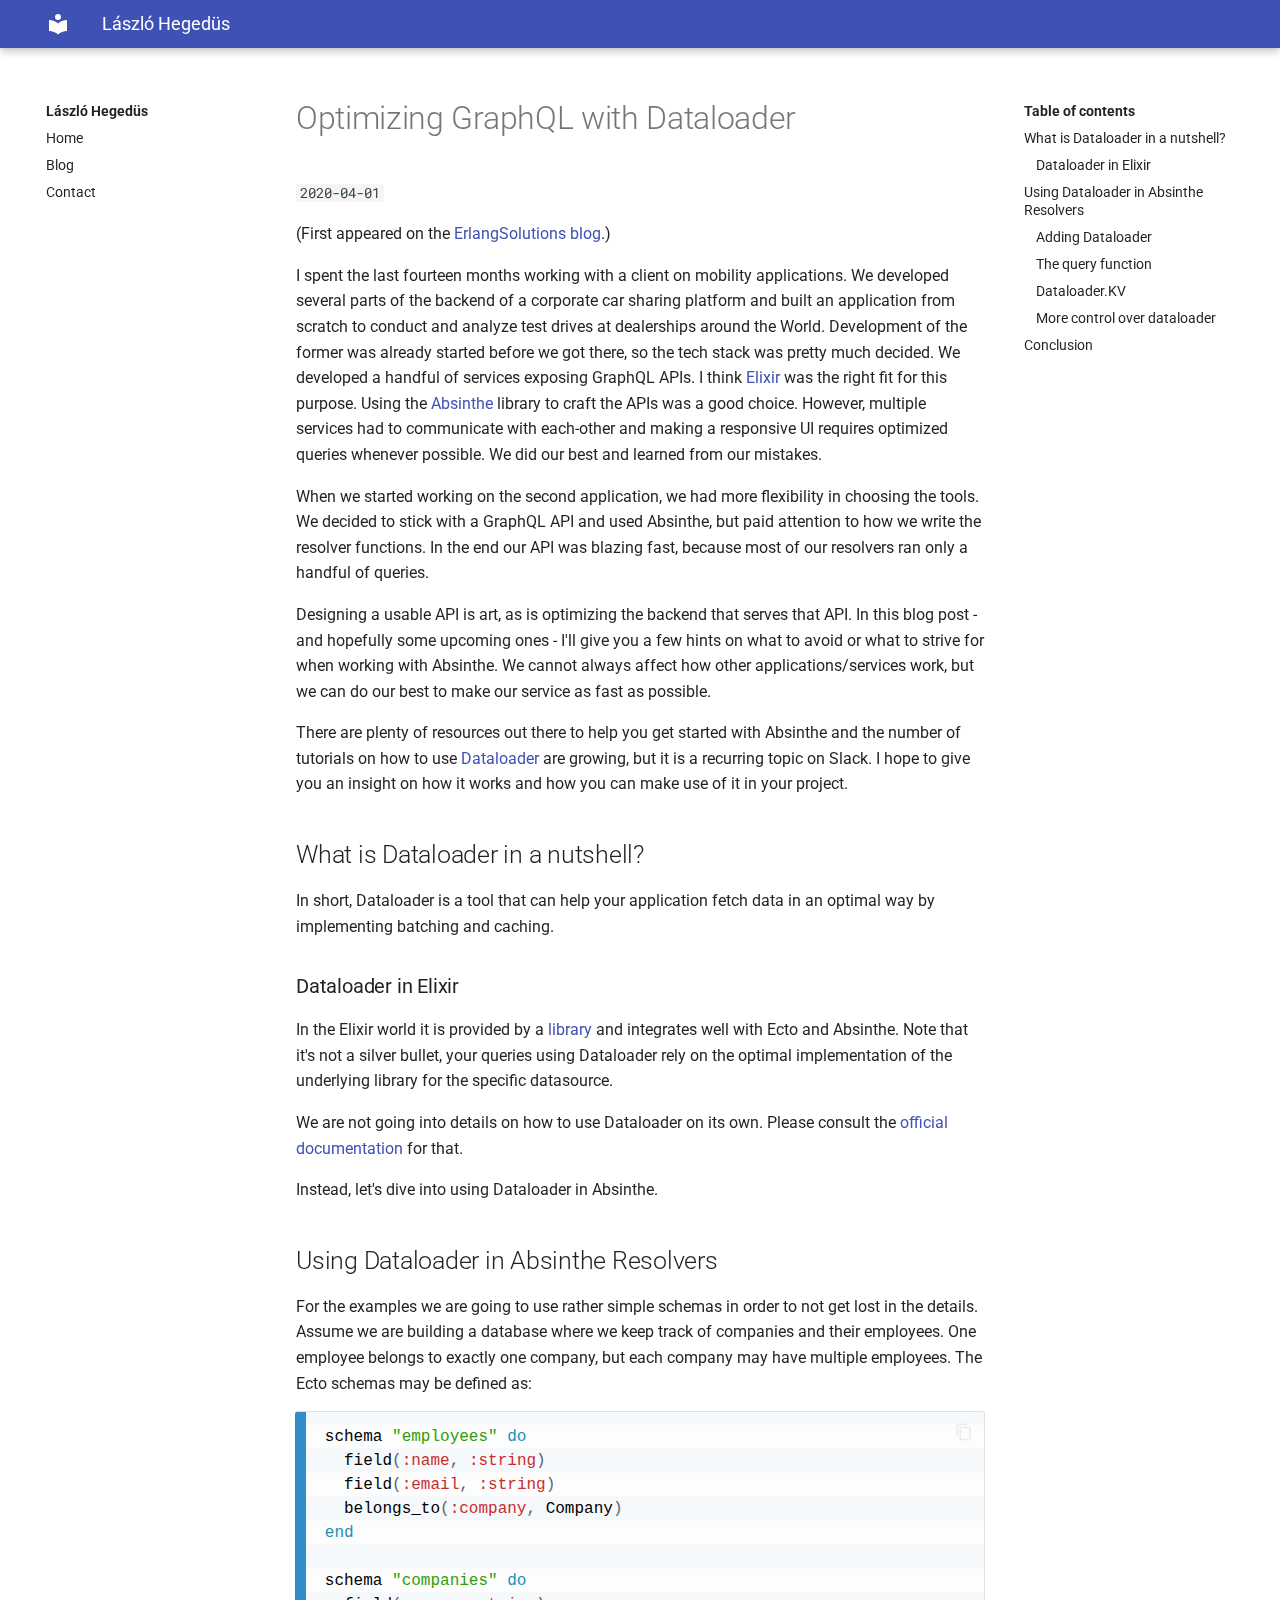
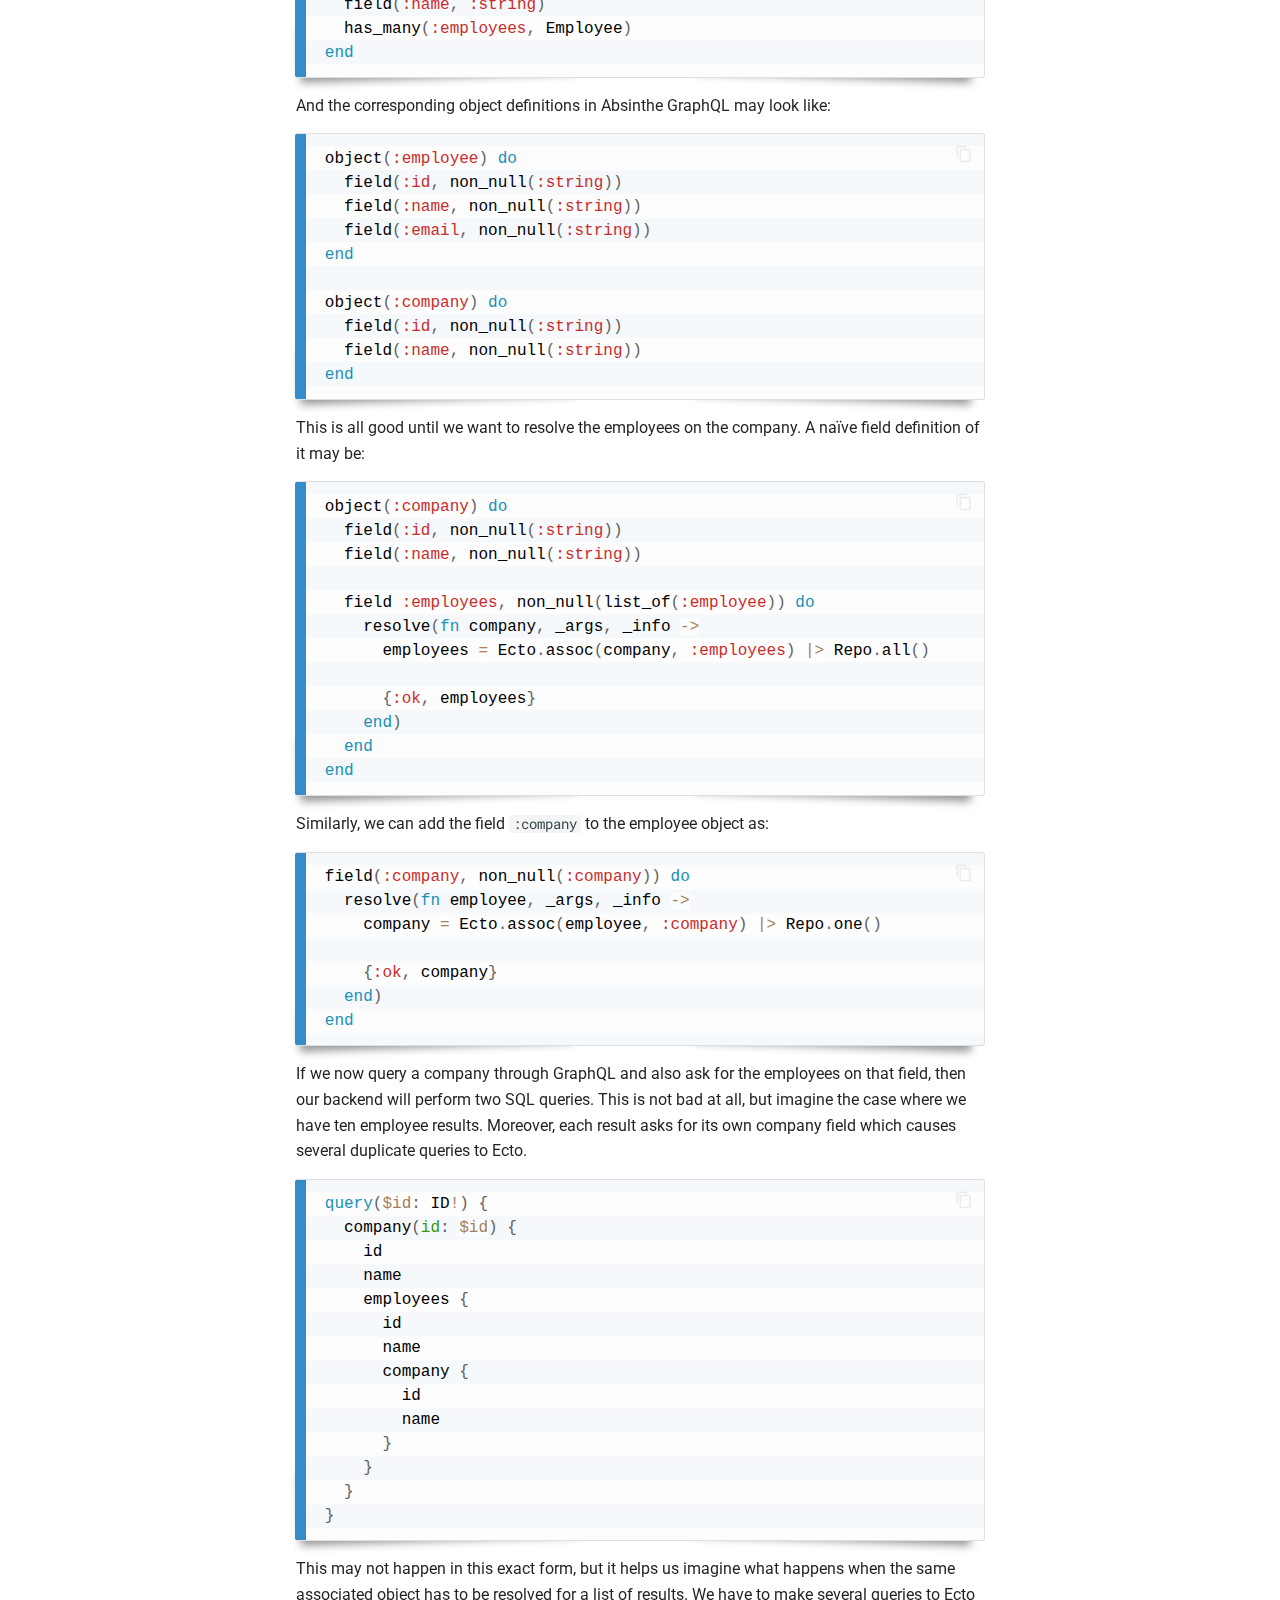
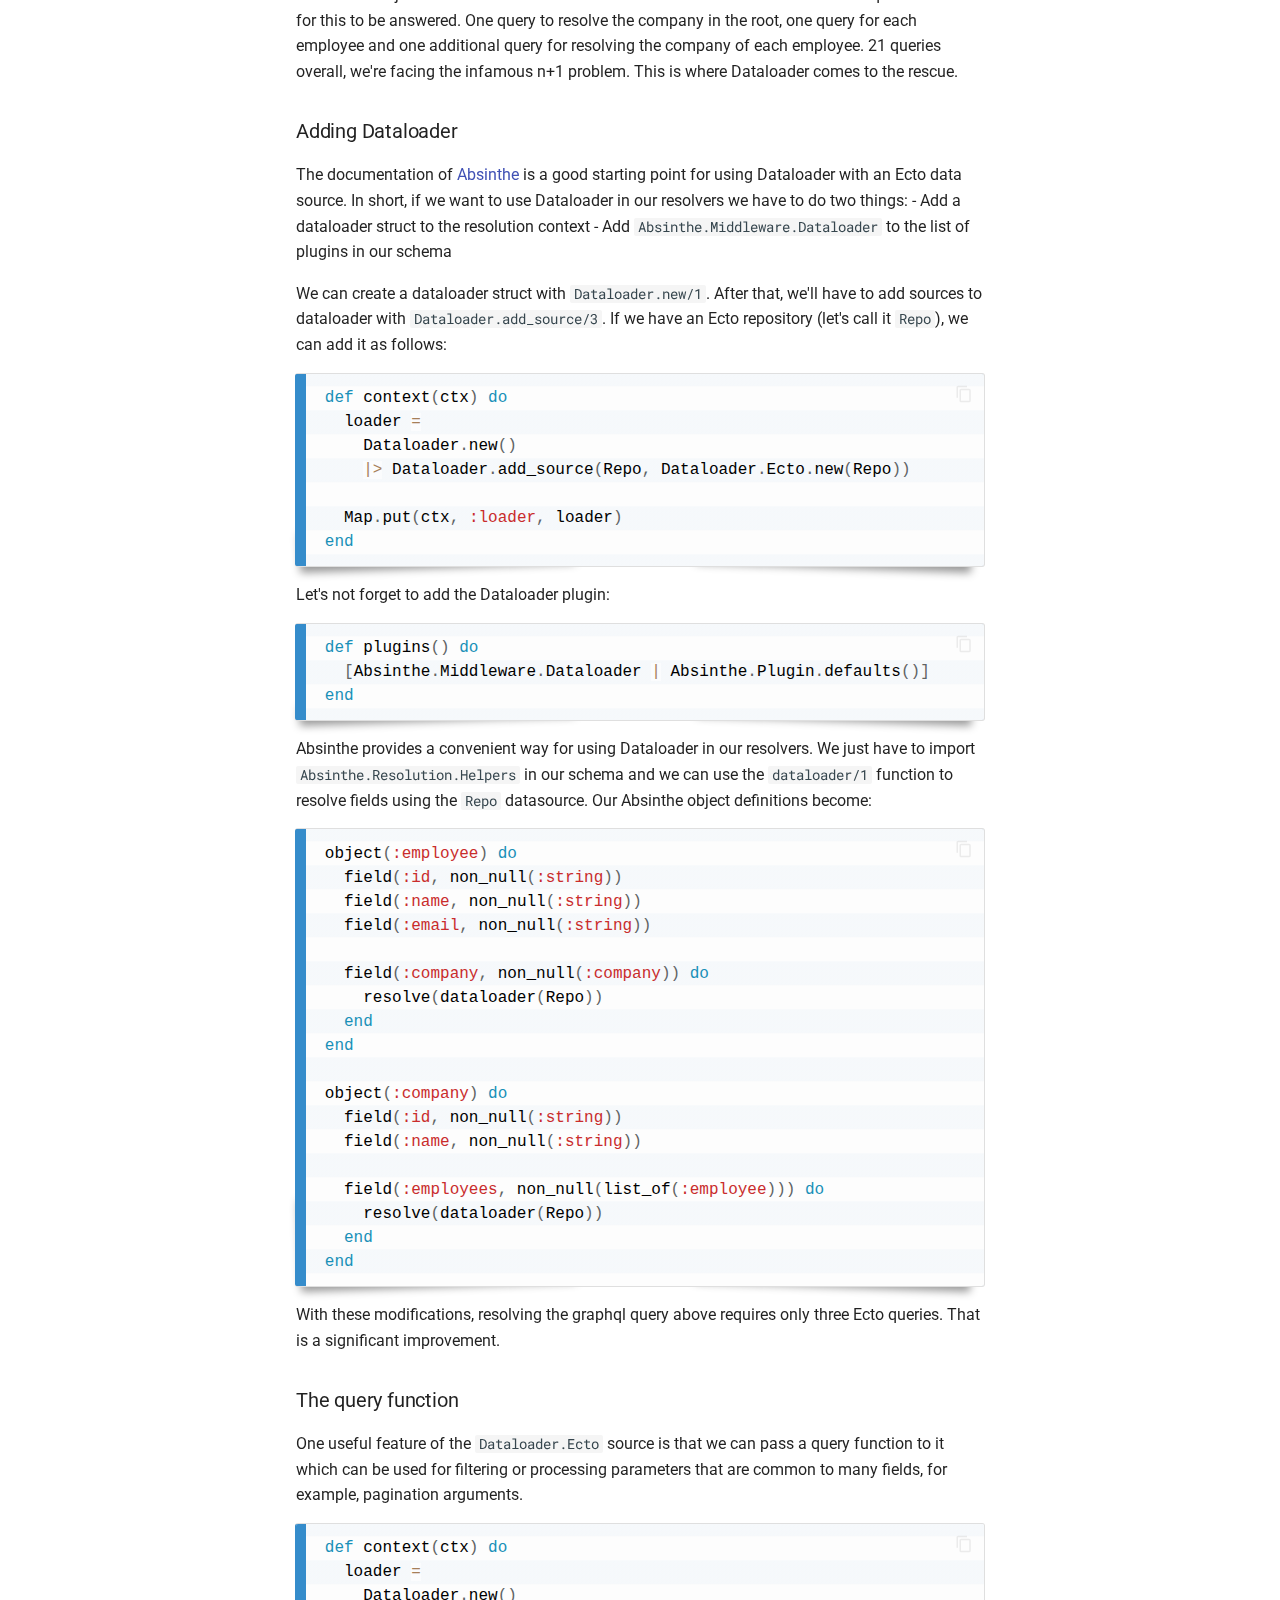
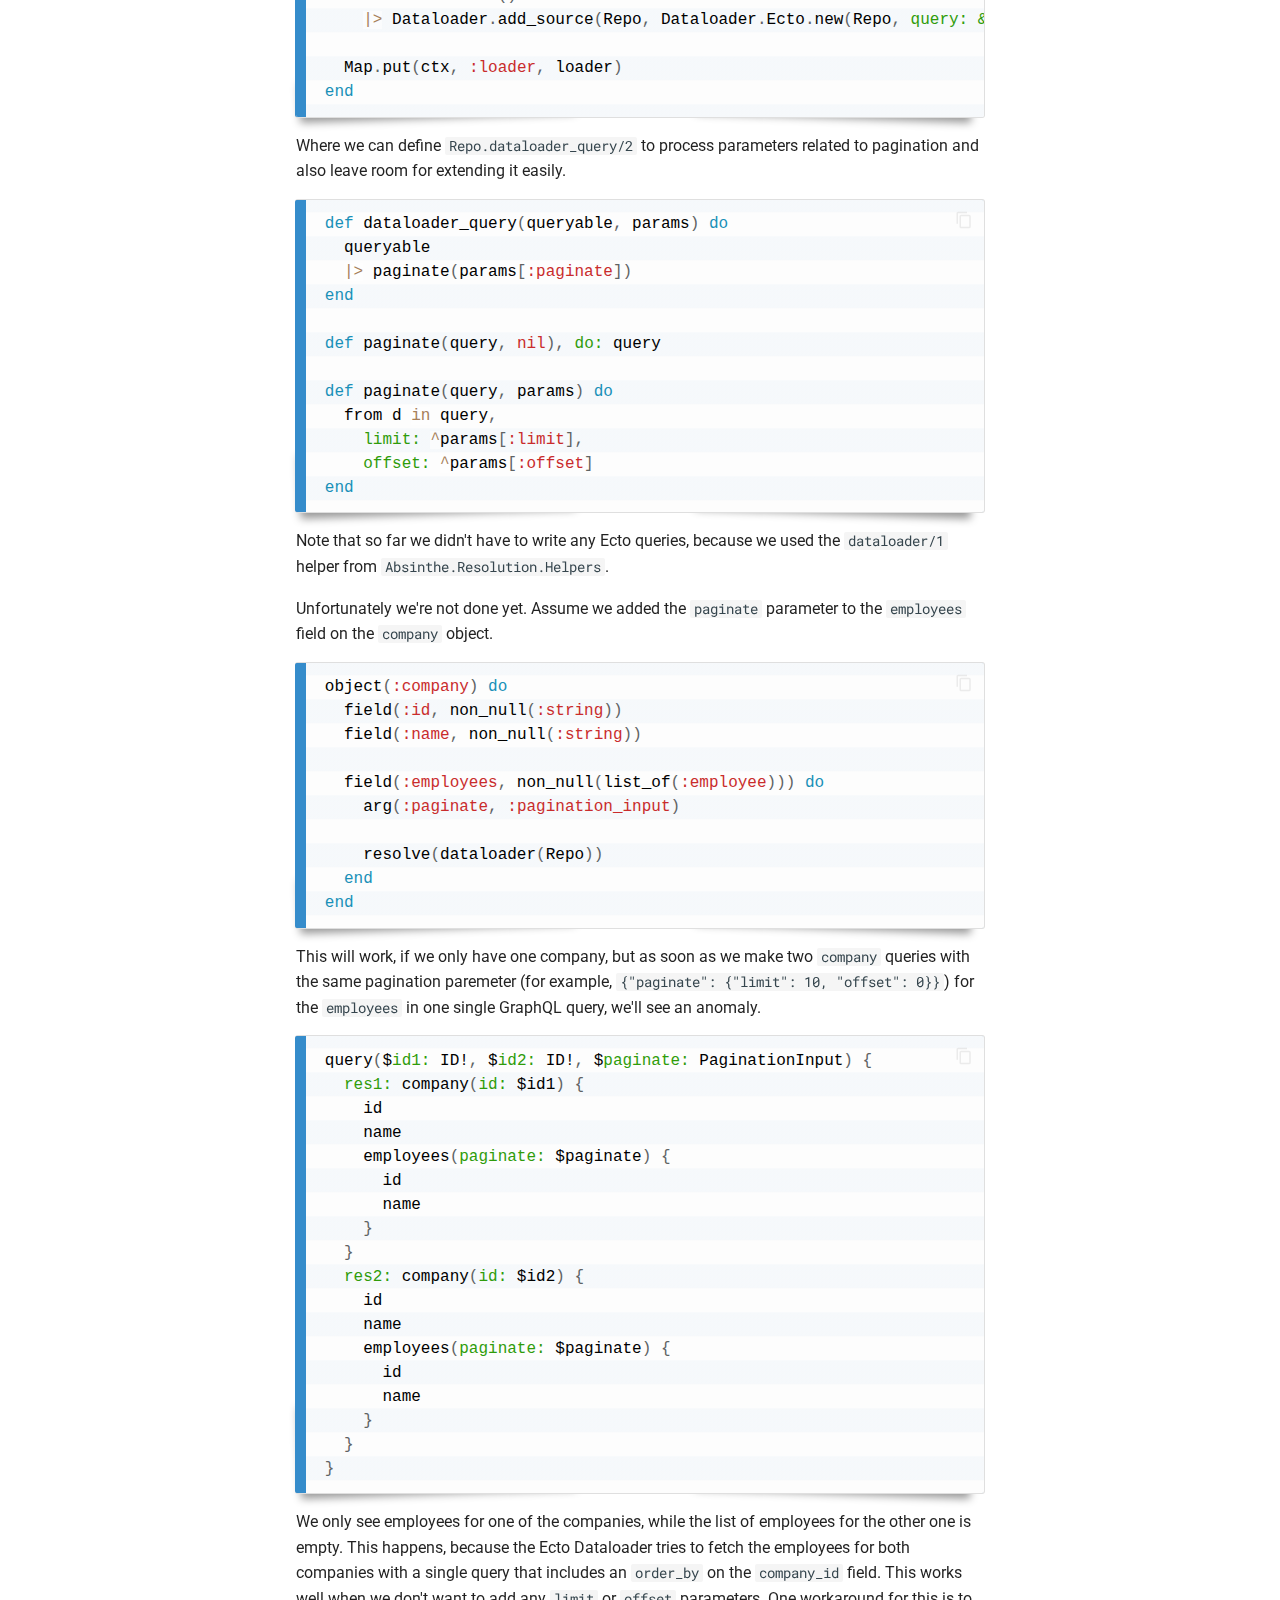
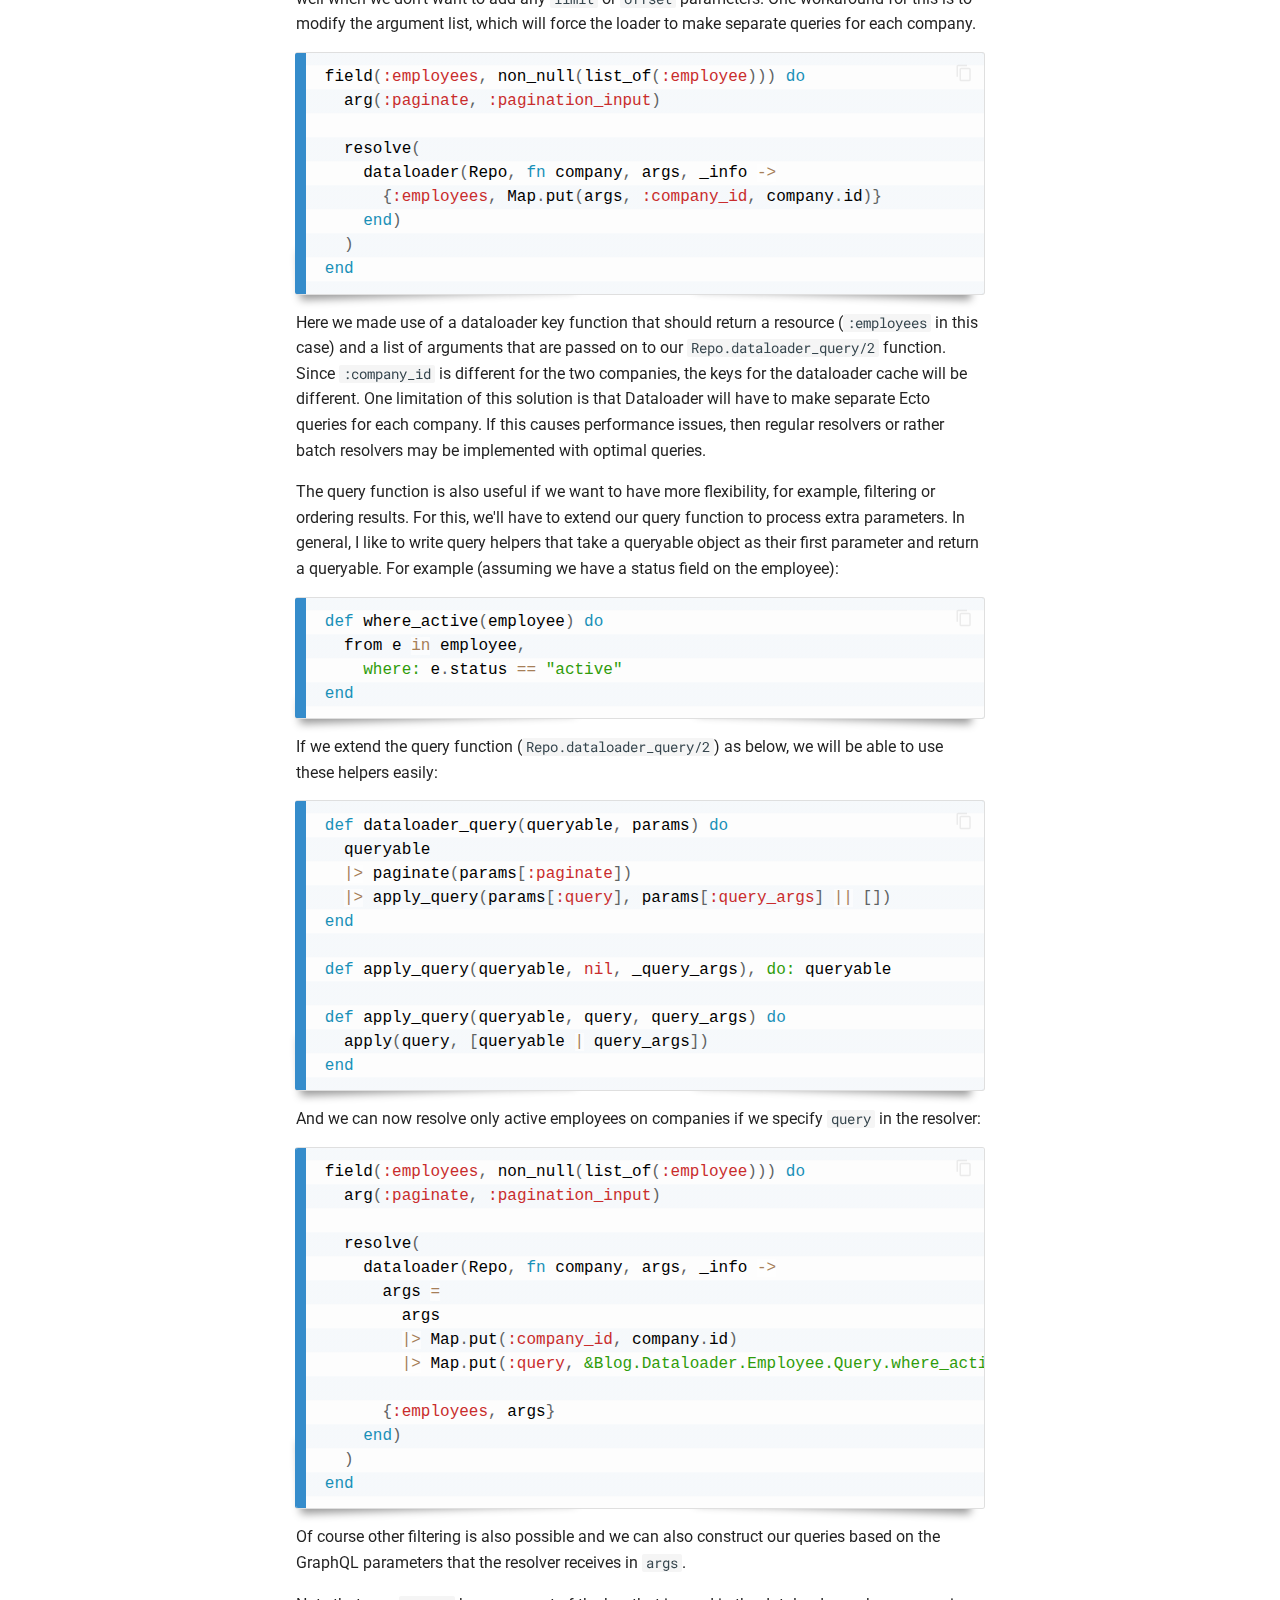
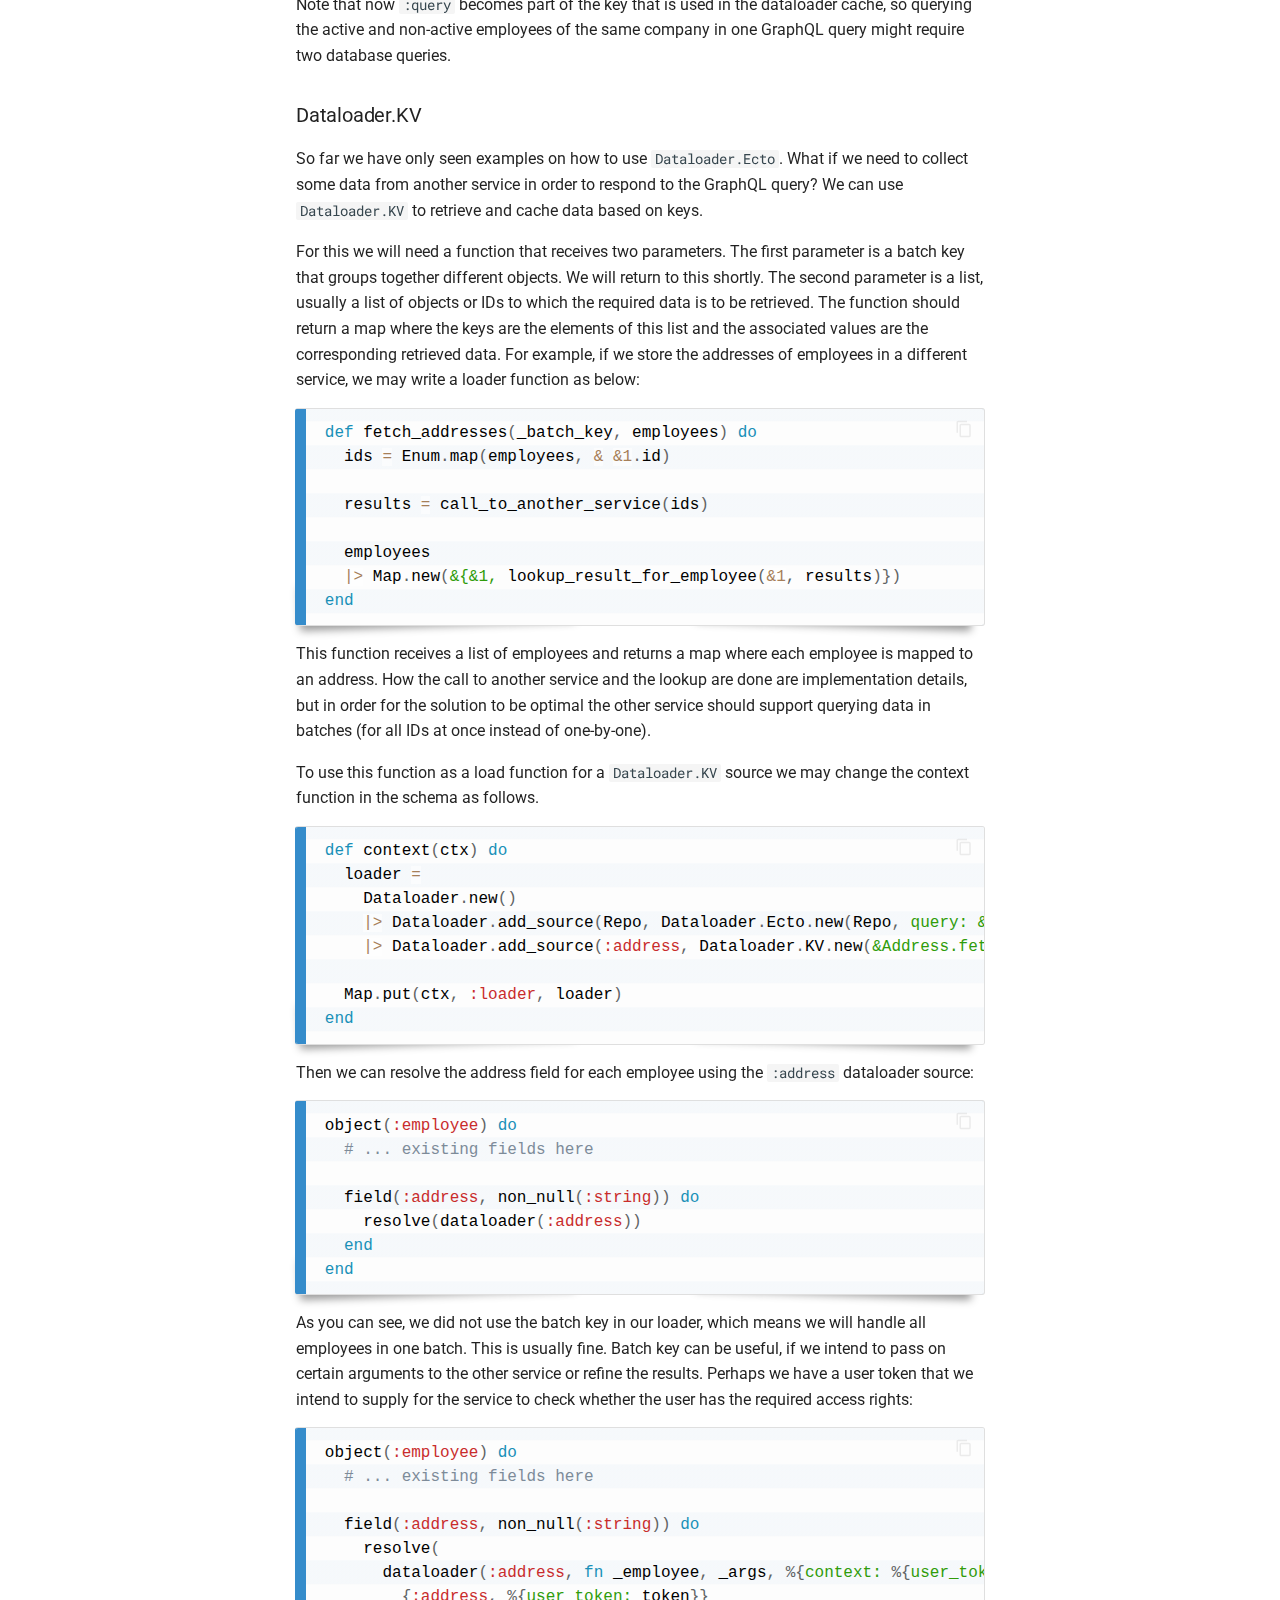
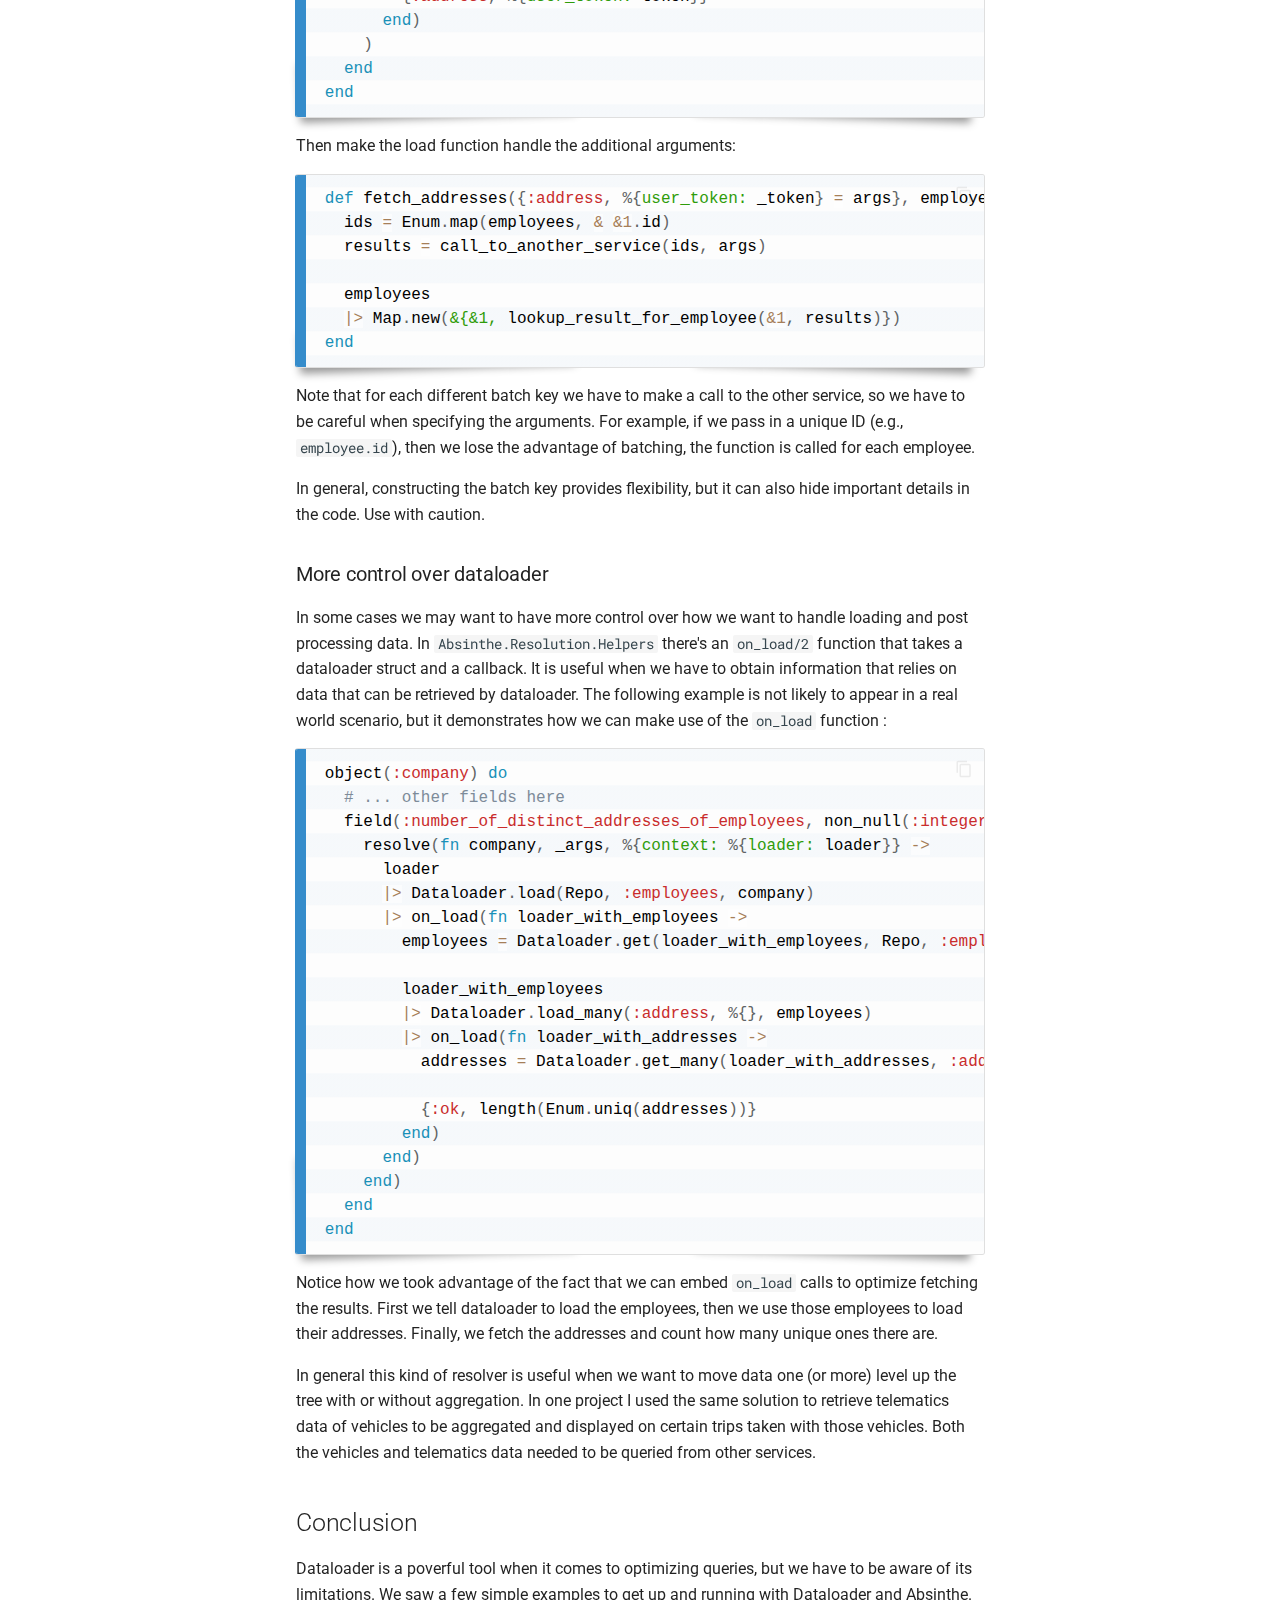
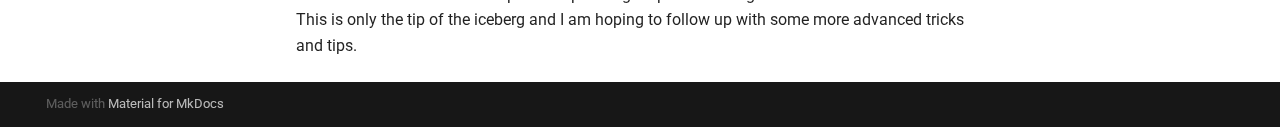
<file: blog/002_optimizing_graphql_with_dataloader/index.html>
<!doctype html>
<html lang="en" class="no-js">
  <head>
    
      <meta charset="utf-8">
      <meta name="viewport" content="width=device-width,initial-scale=1">
      
      
      
      
        <link rel="canonical" href="https://laszlohegedus.com/blog/002_optimizing_graphql_with_dataloader/">
      
      <link rel="icon" href="../../images/favicon.ico">
      <meta name="generator" content="mkdocs-1.2.1, mkdocs-material-7.1.10">
    
    
      
        <title>Optimizing GraphQL with Dataloader - László Hegedüs</title>
      
    
    
      <link rel="stylesheet" href="../../assets/stylesheets/main.1fe995fd.min.css">
      
        
        <link rel="stylesheet" href="../../assets/stylesheets/palette.f1a3b89f.min.css">
        
      
    
    
    
      
        
        <link rel="preconnect" href="https://fonts.gstatic.com" crossorigin>
        <link rel="stylesheet" href="https://fonts.googleapis.com/css?family=Roboto:300,400,400i,700%7CRoboto+Mono&display=fallback">
        <style>:root{--md-text-font-family:"Roboto";--md-code-font-family:"Roboto Mono"}</style>
      
    
    
    
      <link rel="stylesheet" href="../../css/prism.css">
    
    
      


    
    
  </head>
  
  
    
    
    
    
    
    <body dir="ltr" data-md-color-scheme="" data-md-color-primary="none" data-md-color-accent="none">
  
    
    <script>function __prefix(e){return new URL("../..",location).pathname+"."+e}function __get(e,t=localStorage){return JSON.parse(t.getItem(__prefix(e)))}</script>
    
    <input class="md-toggle" data-md-toggle="drawer" type="checkbox" id="__drawer" autocomplete="off">
    <input class="md-toggle" data-md-toggle="search" type="checkbox" id="__search" autocomplete="off">
    <label class="md-overlay" for="__drawer"></label>
    <div data-md-component="skip">
      
        
        <a href="#optimizing-graphql-with-dataloader" class="md-skip">
          Skip to content
        </a>
      
    </div>
    <div data-md-component="announce">
      
    </div>
    
      <header class="md-header" data-md-component="header">
  <nav class="md-header__inner md-grid" aria-label="Header">
    <a href="../.." title="László Hegedüs" class="md-header__button md-logo" aria-label="László Hegedüs" data-md-component="logo">
      
  
  <svg xmlns="http://www.w3.org/2000/svg" viewBox="0 0 24 24"><path d="M12 8a3 3 0 0 0 3-3 3 3 0 0 0-3-3 3 3 0 0 0-3 3 3 3 0 0 0 3 3m0 3.54C9.64 9.35 6.5 8 3 8v11c3.5 0 6.64 1.35 9 3.54 2.36-2.19 5.5-3.54 9-3.54V8c-3.5 0-6.64 1.35-9 3.54z"/></svg>

    </a>
    <label class="md-header__button md-icon" for="__drawer">
      <svg xmlns="http://www.w3.org/2000/svg" viewBox="0 0 24 24"><path d="M3 6h18v2H3V6m0 5h18v2H3v-2m0 5h18v2H3v-2z"/></svg>
    </label>
    <div class="md-header__title" data-md-component="header-title">
      <div class="md-header__ellipsis">
        <div class="md-header__topic">
          <span class="md-ellipsis">
            László Hegedüs
          </span>
        </div>
        <div class="md-header__topic" data-md-component="header-topic">
          <span class="md-ellipsis">
            
              Optimizing GraphQL with Dataloader
            
          </span>
        </div>
      </div>
    </div>
    
    
    
    
  </nav>
</header>
    
    <div class="md-container" data-md-component="container">
      
      
        
      
      <main class="md-main" data-md-component="main">
        <div class="md-main__inner md-grid">
          
            
              
              <div class="md-sidebar md-sidebar--primary" data-md-component="sidebar" data-md-type="navigation" >
                <div class="md-sidebar__scrollwrap">
                  <div class="md-sidebar__inner">
                    


<nav class="md-nav md-nav--primary" aria-label="Navigation" data-md-level="0">
  <label class="md-nav__title" for="__drawer">
    <a href="../.." title="László Hegedüs" class="md-nav__button md-logo" aria-label="László Hegedüs" data-md-component="logo">
      
  
  <svg xmlns="http://www.w3.org/2000/svg" viewBox="0 0 24 24"><path d="M12 8a3 3 0 0 0 3-3 3 3 0 0 0-3-3 3 3 0 0 0-3 3 3 3 0 0 0 3 3m0 3.54C9.64 9.35 6.5 8 3 8v11c3.5 0 6.64 1.35 9 3.54 2.36-2.19 5.5-3.54 9-3.54V8c-3.5 0-6.64 1.35-9 3.54z"/></svg>

    </a>
    László Hegedüs
  </label>
  
  <ul class="md-nav__list" data-md-scrollfix>
    
      
      
      

  
  
  
    <li class="md-nav__item">
      <a href="../.." class="md-nav__link">
        Home
      </a>
    </li>
  

    
      
      
      

  
  
  
    <li class="md-nav__item">
      <a href="../" class="md-nav__link">
        Blog
      </a>
    </li>
  

    
      
      
      

  
  
  
    <li class="md-nav__item">
      <a href="../../contact/" class="md-nav__link">
        Contact
      </a>
    </li>
  

    
  </ul>
</nav>
                  </div>
                </div>
              </div>
            
            
              
              <div class="md-sidebar md-sidebar--secondary" data-md-component="sidebar" data-md-type="toc" >
                <div class="md-sidebar__scrollwrap">
                  <div class="md-sidebar__inner">
                    
<nav class="md-nav md-nav--secondary" aria-label="Table of contents">
  
  
  
    
  
  
    <label class="md-nav__title" for="__toc">
      <span class="md-nav__icon md-icon"></span>
      Table of contents
    </label>
    <ul class="md-nav__list" data-md-component="toc" data-md-scrollfix>
      
        <li class="md-nav__item">
  <a href="#what-is-dataloader-in-a-nutshell" class="md-nav__link">
    What is Dataloader in a nutshell?
  </a>
  
    <nav class="md-nav" aria-label="What is Dataloader in a nutshell?">
      <ul class="md-nav__list">
        
          <li class="md-nav__item">
  <a href="#dataloader-in-elixir" class="md-nav__link">
    Dataloader in Elixir
  </a>
  
</li>
        
      </ul>
    </nav>
  
</li>
      
        <li class="md-nav__item">
  <a href="#using-dataloader-in-absinthe-resolvers" class="md-nav__link">
    Using Dataloader in Absinthe Resolvers
  </a>
  
    <nav class="md-nav" aria-label="Using Dataloader in Absinthe Resolvers">
      <ul class="md-nav__list">
        
          <li class="md-nav__item">
  <a href="#adding-dataloader" class="md-nav__link">
    Adding Dataloader
  </a>
  
</li>
        
          <li class="md-nav__item">
  <a href="#the-query-function" class="md-nav__link">
    The query function
  </a>
  
</li>
        
          <li class="md-nav__item">
  <a href="#dataloaderkv" class="md-nav__link">
    Dataloader.KV
  </a>
  
</li>
        
          <li class="md-nav__item">
  <a href="#more-control-over-dataloader" class="md-nav__link">
    More control over dataloader
  </a>
  
</li>
        
      </ul>
    </nav>
  
</li>
      
        <li class="md-nav__item">
  <a href="#conclusion" class="md-nav__link">
    Conclusion
  </a>
  
</li>
      
    </ul>
  
</nav>
                  </div>
                </div>
              </div>
            
          
          <div class="md-content" data-md-component="content">
            <article class="md-content__inner md-typeset">
              
                
                
                <h1 id="optimizing-graphql-with-dataloader">Optimizing GraphQL with Dataloader</h1>
<p><code>2020-04-01</code></p>
<p>(First appeared on the <a href="https://www.erlang-solutions.com/blog/optimizing-graphql-with-dataloader.html">ErlangSolutions blog</a>.)</p>
<p>I spent the last fourteen months working with a client on mobility applications. We developed several parts of the backend of a corporate car sharing platform and built an application from scratch to conduct and analyze test drives at dealerships around the World. Development of the former was already started before we got there, so the tech stack was pretty much decided. We developed a handful of services exposing GraphQL APIs. I think <a href="https://elixir-lang.org/">Elixir</a> was the right fit for this purpose. Using the <a href="https://hexdocs.pm/absinthe/overview.html">Absinthe</a> library to craft the APIs was a good choice. However, multiple services had to communicate with each-other and making a responsive UI requires optimized queries whenever possible. We did our best and learned from our mistakes.</p>
<p>When we started working on the second application, we had more flexibility in choosing the tools. We decided to stick with a GraphQL API and used Absinthe, but paid attention to how we write the resolver functions. In the end our API was blazing fast, because most of our resolvers ran only a handful of queries.</p>
<p>Designing a usable API is art, as is optimizing the backend that serves that API. In this blog post - and hopefully some upcoming ones - I'll give you a few hints on what to avoid or what to strive for when working with Absinthe. We cannot always affect how other applications/services work, but we can do our best to make our service as fast as possible.</p>
<p>There are plenty of resources out there to help you get started with Absinthe and the number of tutorials on how to use <a href="https://hexdocs.pm/dataloader/Dataloader.html">Dataloader</a> are growing, but it is a recurring topic on Slack. I hope to give you an insight on how it works and how you can make use of it in your project.</p>
<h2 id="what-is-dataloader-in-a-nutshell">What is Dataloader in a nutshell?</h2>
<p>In short, Dataloader is a tool that can help your application fetch data in an optimal way by implementing batching and caching.</p>
<h3 id="dataloader-in-elixir">Dataloader in Elixir</h3>
<p>In the Elixir world it is provided by a <a href="https://hex.pm/packages/dataloader">library</a> and integrates well with Ecto and Absinthe. Note that it's not a silver bullet, your queries using Dataloader rely on the optimal implementation of the underlying library for the specific datasource.</p>
<p>We are not going into details on how to use Dataloader on its own. Please consult the <a href="https://hexdocs.pm/dataloader/Dataloader.html">official documentation</a> for that.</p>
<p>Instead, let's dive into using Dataloader in Absinthe.</p>
<h2 id="using-dataloader-in-absinthe-resolvers">Using Dataloader in Absinthe Resolvers</h2>
<p>For the examples we are going to use rather simple schemas in order to not get lost in the details. Assume we are building a database where we keep track of companies and their employees. One employee belongs to exactly one company, but each company may have multiple employees. The Ecto schemas may be defined as:</p>
<pre><code class="language-elixir">schema &quot;employees&quot; do
  field(:name, :string)
  field(:email, :string)
  belongs_to(:company, Company)
end

schema &quot;companies&quot; do
  field(:name, :string)
  has_many(:employees, Employee)
end
</code></pre>
<p>And the corresponding object definitions in Absinthe GraphQL may look like:</p>
<pre><code class="language-elixir">object(:employee) do
  field(:id, non_null(:string))
  field(:name, non_null(:string))
  field(:email, non_null(:string))
end

object(:company) do
  field(:id, non_null(:string))
  field(:name, non_null(:string))
end
</code></pre>
<p>This is all good until we want to resolve the employees on the company. A naïve field definition of it may be:</p>
<pre><code class="language-elixir">object(:company) do
  field(:id, non_null(:string))
  field(:name, non_null(:string))

  field :employees, non_null(list_of(:employee)) do
    resolve(fn company, _args, _info -&gt;
      employees = Ecto.assoc(company, :employees) |&gt; Repo.all()

      {:ok, employees}
    end)
  end
end
</code></pre>
<p>Similarly, we can add the field <code>:company</code> to the employee object as:</p>
<pre><code class="language-elixir">field(:company, non_null(:company)) do
  resolve(fn employee, _args, _info -&gt;
    company = Ecto.assoc(employee, :company) |&gt; Repo.one()

    {:ok, company}
  end)
end
</code></pre>
<p>If we now query a company through GraphQL and also ask for the employees on that field, then our backend will perform two SQL queries. This is not bad at all, but imagine the case where we have ten employee results. Moreover, each result asks for its own company field which causes several duplicate queries to Ecto.</p>
<pre><code class="language-graphql">query($id: ID!) {
  company(id: $id) {
    id
    name
    employees {
      id
      name
      company {
        id
        name
      }
    }
  }
}
</code></pre>
<p>This may not happen in this exact form, but it helps us imagine what happens when the same associated object has to be resolved for a list of results. We have to make several queries to Ecto for this to be answered. One query to resolve the company in the root, one query for each employee and one additional query for resolving the company of each employee. 21 queries overall, we're facing the infamous n+1 problem. This is where Dataloader comes to the rescue.</p>
<h3 id="adding-dataloader">Adding Dataloader</h3>
<p>The documentation of <a href="https://hexdocs.pm/absinthe/ecto.html#dataloader">Absinthe</a> is a good starting point for using Dataloader with an Ecto data source. In short, if we want to use Dataloader in our resolvers we have to do two things:
- Add a dataloader struct to the resolution context
- Add <code>Absinthe.Middleware.Dataloader</code> to the list of plugins in our schema</p>
<p>We can create a dataloader struct with <code>Dataloader.new/1</code>. After that, we'll have to add sources to dataloader with <code>Dataloader.add_source/3</code>. If we have an Ecto repository (let's call it <code>Repo</code>), we can add it as follows:</p>
<pre><code class="language-elixir">def context(ctx) do
  loader =
    Dataloader.new()
    |&gt; Dataloader.add_source(Repo, Dataloader.Ecto.new(Repo))

  Map.put(ctx, :loader, loader)
end
</code></pre>
<p>Let's not forget to add the Dataloader plugin:</p>
<pre><code class="language-elixir">def plugins() do
  [Absinthe.Middleware.Dataloader | Absinthe.Plugin.defaults()]
end
</code></pre>
<p>Absinthe provides a convenient way for using Dataloader in our resolvers. We just have to import <code>Absinthe.Resolution.Helpers</code> in our schema and we can use the <code>dataloader/1</code> function to resolve fields using the <code>Repo</code> datasource. Our Absinthe object definitions become:</p>
<pre><code class="language-elixir">object(:employee) do
  field(:id, non_null(:string))
  field(:name, non_null(:string))
  field(:email, non_null(:string))

  field(:company, non_null(:company)) do
    resolve(dataloader(Repo))
  end
end

object(:company) do
  field(:id, non_null(:string))
  field(:name, non_null(:string))

  field(:employees, non_null(list_of(:employee))) do
    resolve(dataloader(Repo))
  end
end
</code></pre>
<p>With these modifications, resolving the graphql query above requires only three Ecto queries. That is a significant improvement.</p>
<h3 id="the-query-function">The query function</h3>
<p>One useful feature of the <code>Dataloader.Ecto</code> source is that we can pass a query function to it which can be used for filtering or processing parameters that are common to many fields, for example, pagination arguments.</p>
<pre><code class="language-elixir">def context(ctx) do
  loader =
    Dataloader.new()
    |&gt; Dataloader.add_source(Repo, Dataloader.Ecto.new(Repo, query: &amp;Repo.dataloader_query/2))

  Map.put(ctx, :loader, loader)
end
</code></pre>
<p>Where we can define <code>Repo.dataloader_query/2</code> to process parameters related to pagination and also leave room for extending it easily.</p>
<pre><code class="language-elixir">def dataloader_query(queryable, params) do
  queryable
  |&gt; paginate(params[:paginate])
end

def paginate(query, nil), do: query

def paginate(query, params) do
  from d in query,
    limit: ^params[:limit],
    offset: ^params[:offset]
end
</code></pre>
<p>Note that so far we didn't have to write any Ecto queries, because we used the <code>dataloader/1</code> helper from <code>Absinthe.Resolution.Helpers</code>.</p>
<p>Unfortunately we're not done yet. Assume we added the <code>paginate</code> parameter to the <code>employees</code> field on the <code>company</code> object.</p>
<pre><code class="language-elixir">object(:company) do
  field(:id, non_null(:string))
  field(:name, non_null(:string))

  field(:employees, non_null(list_of(:employee))) do
    arg(:paginate, :pagination_input)

    resolve(dataloader(Repo))
  end
end
</code></pre>
<p>This will work, if we only have one company, but as soon as we make two <code>company</code> queries with the same pagination paremeter (for example, <code>{"paginate": {"limit": 10, "offset": 0}}</code>) for the <code>employees</code> in one single GraphQL query, we'll see an anomaly.</p>
<pre><code class="language-elixir">query($id1: ID!, $id2: ID!, $paginate: PaginationInput) {
  res1: company(id: $id1) {
    id
    name
    employees(paginate: $paginate) {
      id
      name
    }
  }
  res2: company(id: $id2) {
    id
    name
    employees(paginate: $paginate) {
      id
      name
    }
  }
}
</code></pre>
<p>We only see employees for one of the companies, while the list of employees for the other one is empty. This happens, because the Ecto Dataloader tries to fetch the employees for both companies with a single query that includes an <code>order_by</code> on the <code>company_id</code> field. This works well when we don't want to add any <code>limit</code> or <code>offset</code> parameters. One workaround for this is to modify the argument list, which will force the loader to make separate queries for each company.</p>
<pre><code class="language-elixir">field(:employees, non_null(list_of(:employee))) do
  arg(:paginate, :pagination_input)

  resolve(
    dataloader(Repo, fn company, args, _info -&gt;
      {:employees, Map.put(args, :company_id, company.id)}
    end)
  )
end
</code></pre>
<p>Here we made use of a dataloader key function that should return a resource (<code>:employees</code> in this case) and a list of arguments that are passed on to our <code>Repo.dataloader_query/2</code> function. Since <code>:company_id</code> is different for the two companies, the keys for the dataloader cache will be different. One limitation of this solution is that Dataloader will have to make separate Ecto queries for each company. If this causes performance issues, then regular resolvers or rather batch resolvers may be implemented with optimal queries.</p>
<p>The query function is also useful if we want to have more flexibility, for example, filtering or ordering results. For this, we'll have to extend our query function to process extra parameters. In general, I like to write query helpers that take a queryable object as their first parameter and return a queryable. For example (assuming we have a status field on the employee):</p>
<pre><code class="language-elixir">def where_active(employee) do
  from e in employee,
    where: e.status == &quot;active&quot;
end
</code></pre>
<p>If we extend the query function (<code>Repo.dataloader_query/2</code>) as below, we will be able to use these helpers easily:</p>
<pre><code class="language-elixir">def dataloader_query(queryable, params) do
  queryable
  |&gt; paginate(params[:paginate])
  |&gt; apply_query(params[:query], params[:query_args] || [])
end

def apply_query(queryable, nil, _query_args), do: queryable

def apply_query(queryable, query, query_args) do
  apply(query, [queryable | query_args])
end
</code></pre>
<p>And we can now resolve only active employees on companies if we specify <code>query</code> in the resolver:</p>
<pre><code class="language-elixir">field(:employees, non_null(list_of(:employee))) do
  arg(:paginate, :pagination_input)

  resolve(
    dataloader(Repo, fn company, args, _info -&gt;
      args =
        args
        |&gt; Map.put(:company_id, company.id)
        |&gt; Map.put(:query, &amp;Blog.Dataloader.Employee.Query.where_active/1)

      {:employees, args}
    end)
  )
end
</code></pre>
<p>Of course other filtering is also possible and we can also construct our queries based on the GraphQL parameters that the resolver receives in <code>args</code>.</p>
<p>Note that now <code>:query</code> becomes part of the key that is used in the dataloader cache, so querying the active and non-active employees of the same company in one GraphQL query might require two database queries.</p>
<h3 id="dataloaderkv">Dataloader.KV</h3>
<p>So far we have only seen examples on how to use <code>Dataloader.Ecto</code>. What if we need to collect some data from another service in order to respond to the GraphQL query? We can use <code>Dataloader.KV</code> to retrieve and cache data based on keys.</p>
<p>For this we will need a function that receives two parameters. The first parameter is a batch key that groups together different objects. We will return to this shortly. The second parameter is a list, usually a list of objects or IDs to which the required data is to be retrieved. The function should return a map where the keys are the elements of this list and the associated values are the corresponding retrieved data. For example, if we store the addresses of employees in a different service, we may write a loader function as below:</p>
<pre><code class="language-elixir">def fetch_addresses(_batch_key, employees) do
  ids = Enum.map(employees, &amp; &amp;1.id)

  results = call_to_another_service(ids)

  employees
  |&gt; Map.new(&amp;{&amp;1, lookup_result_for_employee(&amp;1, results)})
end
</code></pre>
<p>This function receives a list of employees and returns a map where each employee is mapped to an address. How the call to another service and the lookup are done are implementation details, but in order for the solution to be optimal the other service should support querying data in batches (for all IDs at once instead of one-by-one).</p>
<p>To use this function as a load function for a <code>Dataloader.KV</code> source we may change the context function in the schema as follows.</p>
<pre><code class="language-elixir">def context(ctx) do
  loader =
    Dataloader.new()
    |&gt; Dataloader.add_source(Repo, Dataloader.Ecto.new(Repo, query: &amp;Repo.dataloader_query/2))
    |&gt; Dataloader.add_source(:address, Dataloader.KV.new(&amp;Address.fetch_addresses/2))

  Map.put(ctx, :loader, loader)
end
</code></pre>
<p>Then we can resolve the address field for each employee using the <code>:address</code> dataloader source:</p>
<pre><code class="language-elixir">object(:employee) do
  # ... existing fields here

  field(:address, non_null(:string)) do
    resolve(dataloader(:address))
  end
end
</code></pre>
<p>As you can see, we did not use the batch key in our loader, which means we will handle all employees in one batch. This is usually fine. Batch key can be useful, if we intend to pass on certain arguments to the other service or refine the results. Perhaps we have a user token that we intend to supply for the service to check whether the user has the required access rights:</p>
<pre><code class="language-elixir">object(:employee) do
  # ... existing fields here

  field(:address, non_null(:string)) do
    resolve(
      dataloader(:address, fn _employee, _args, %{context: %{user_token: token}} -&gt;
        {:address, %{user_token: token}}
      end)
    )
  end
end
</code></pre>
<p>Then make the load function handle the additional arguments:</p>
<pre><code class="language-elixir">def fetch_addresses({:address, %{user_token: _token} = args}, employees) do
  ids = Enum.map(employees, &amp; &amp;1.id)
  results = call_to_another_service(ids, args)

  employees
  |&gt; Map.new(&amp;{&amp;1, lookup_result_for_employee(&amp;1, results)})
end
</code></pre>
<p>Note that for each different batch key we have to make a call to the other service, so we have to be careful when specifying the arguments. For example, if we pass in a unique ID (e.g., <code>employee.id</code>), then we lose the advantage of batching, the function is called for each employee.</p>
<p>In general, constructing the batch key provides flexibility, but it can also hide important details in the code. Use with caution.</p>
<h3 id="more-control-over-dataloader">More control over dataloader</h3>
<p>In some cases we may want to have more control over how we want to handle loading and post processing data. In <code>Absinthe.Resolution.Helpers</code> there's an <code>on_load/2</code> function that takes a dataloader struct and a callback. It is useful when we have to obtain information that relies on data that can be retrieved by dataloader. The following example is not likely to appear in a real world scenario, but it demonstrates how we can make use of the <code>on_load</code> function :</p>
<pre><code class="language-elixir">object(:company) do
  # ... other fields here
  field(:number_of_distinct_addresses_of_employees, non_null(:integer)) do
    resolve(fn company, _args, %{context: %{loader: loader}} -&gt;
      loader
      |&gt; Dataloader.load(Repo, :employees, company)
      |&gt; on_load(fn loader_with_employees -&gt;
        employees = Dataloader.get(loader_with_employees, Repo, :employees, company)

        loader_with_employees
        |&gt; Dataloader.load_many(:address, %{}, employees)
        |&gt; on_load(fn loader_with_addresses -&gt;
          addresses = Dataloader.get_many(loader_with_addresses, :address, %{}, employees)

          {:ok, length(Enum.uniq(addresses))}
        end)
      end)
    end)
  end
end
</code></pre>
<p>Notice how we took advantage of the fact that we can embed <code>on_load</code> calls to optimize fetching the results. First we tell dataloader to load the employees, then we use those employees to load their addresses. Finally, we fetch the addresses and count how many unique ones there are.</p>
<p>In general this kind of resolver is useful when we want to move data one (or more) level up the tree with or without aggregation. In one project I used the same solution to retrieve telematics data of vehicles to be aggregated and displayed on certain trips taken with those vehicles. Both the vehicles and telematics data needed to be queried from other services.</p>
<h2 id="conclusion">Conclusion</h2>
<p>Dataloader is a poverful tool when it comes to optimizing queries, but we have to be aware of its limitations. We saw a few simple examples to get up and running with Dataloader and Absinthe. This is only the tip of the iceberg and I am hoping to follow up with some more advanced tricks and tips.</p>
                
              
              
                


              
            </article>
          </div>
        </div>
        
      </main>
      
        
<footer class="md-footer">
  
  <div class="md-footer-meta md-typeset">
    <div class="md-footer-meta__inner md-grid">
      <div class="md-footer-copyright">
        
        Made with
        <a href="https://squidfunk.github.io/mkdocs-material/" target="_blank" rel="noopener">
          Material for MkDocs
        </a>
        
      </div>
      
    </div>
  </div>
</footer>
      
    </div>
    <div class="md-dialog" data-md-component="dialog">
      <div class="md-dialog__inner md-typeset"></div>
    </div>
    <script id="__config" type="application/json">{"base": "../..", "features": [], "translations": {"clipboard.copy": "Copy to clipboard", "clipboard.copied": "Copied to clipboard", "search.config.lang": "en", "search.config.pipeline": "trimmer, stopWordFilter", "search.config.separator": "[\\s\\-]+", "search.placeholder": "Search", "search.result.placeholder": "Type to start searching", "search.result.none": "No matching documents", "search.result.one": "1 matching document", "search.result.other": "# matching documents", "search.result.more.one": "1 more on this page", "search.result.more.other": "# more on this page", "search.result.term.missing": "Missing", "select.version.title": "Select version"}, "search": "../../assets/javascripts/workers/search.477d984a.min.js", "version": null}</script>
    
    
      <script src="../../assets/javascripts/bundle.ddd52ceb.min.js"></script>
      
        <script src="../../js/prism.js"></script>
      
    
  </body>
</html>
</file>
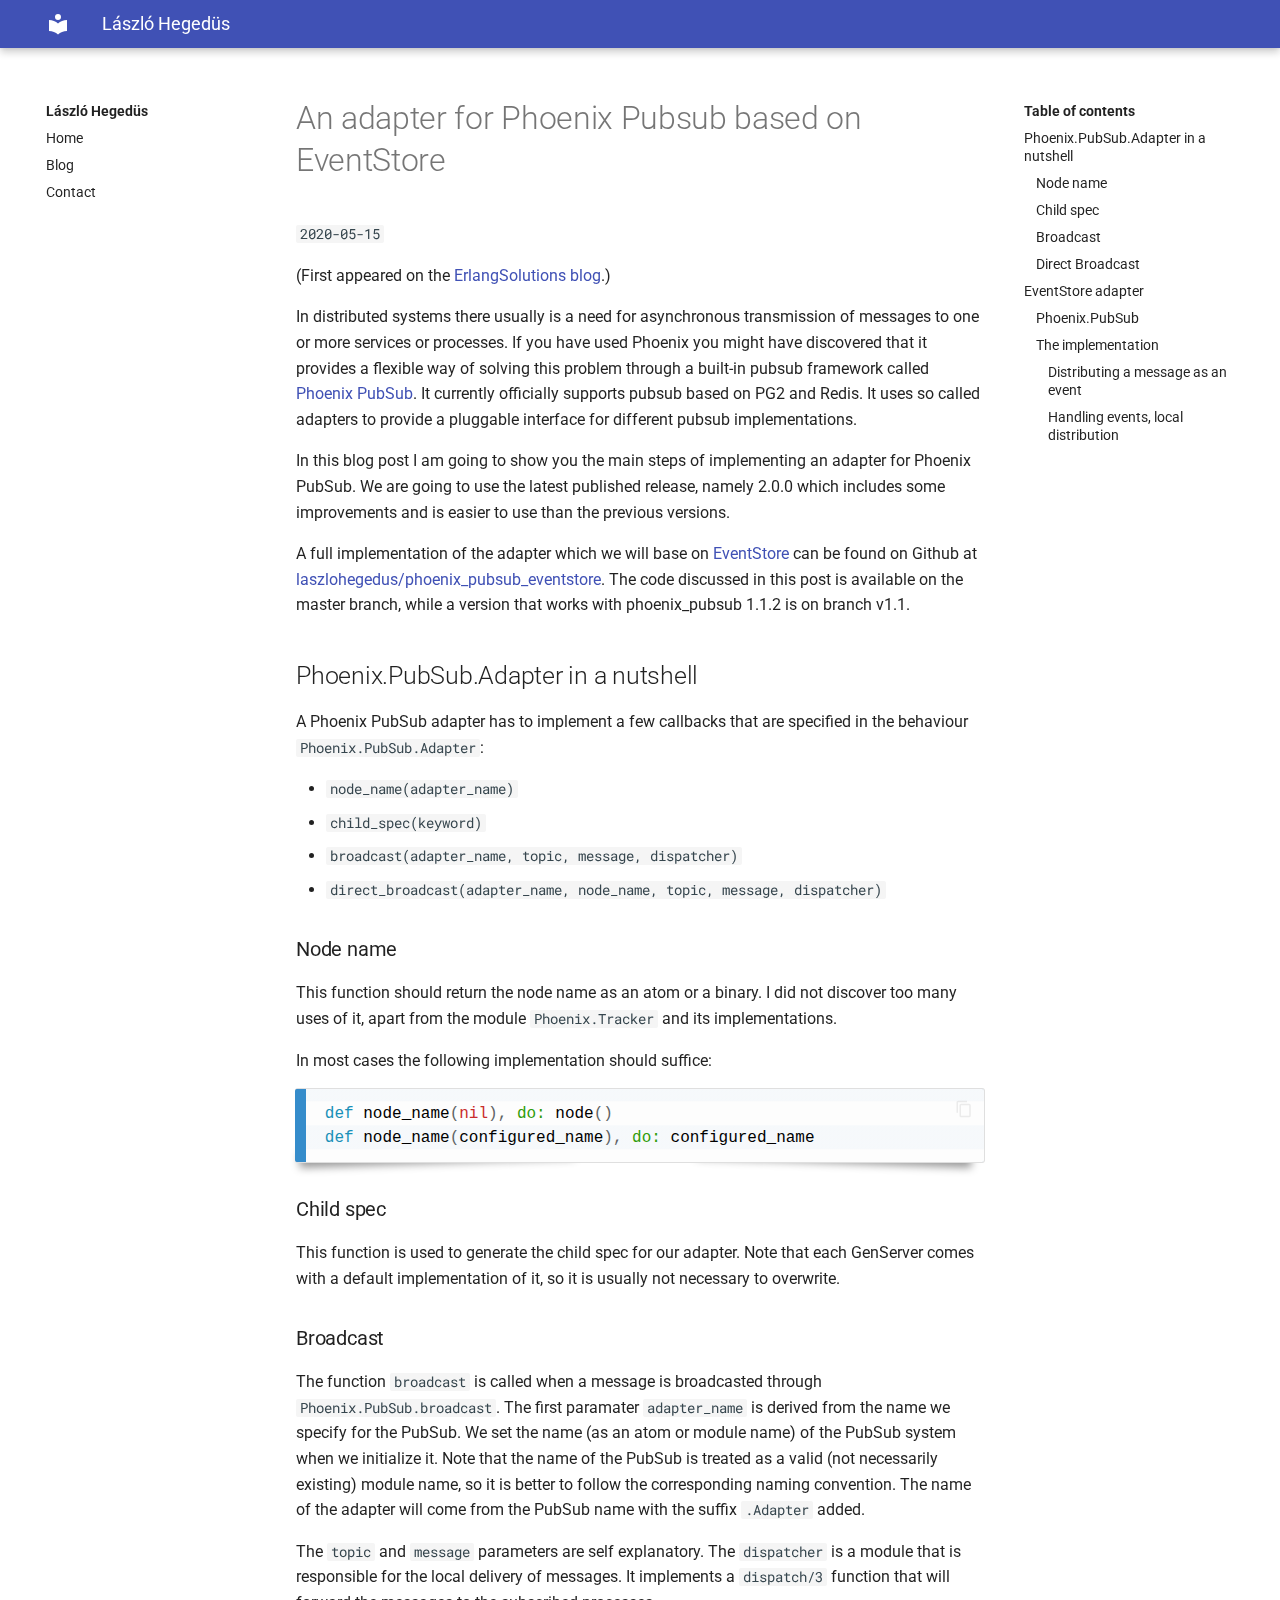
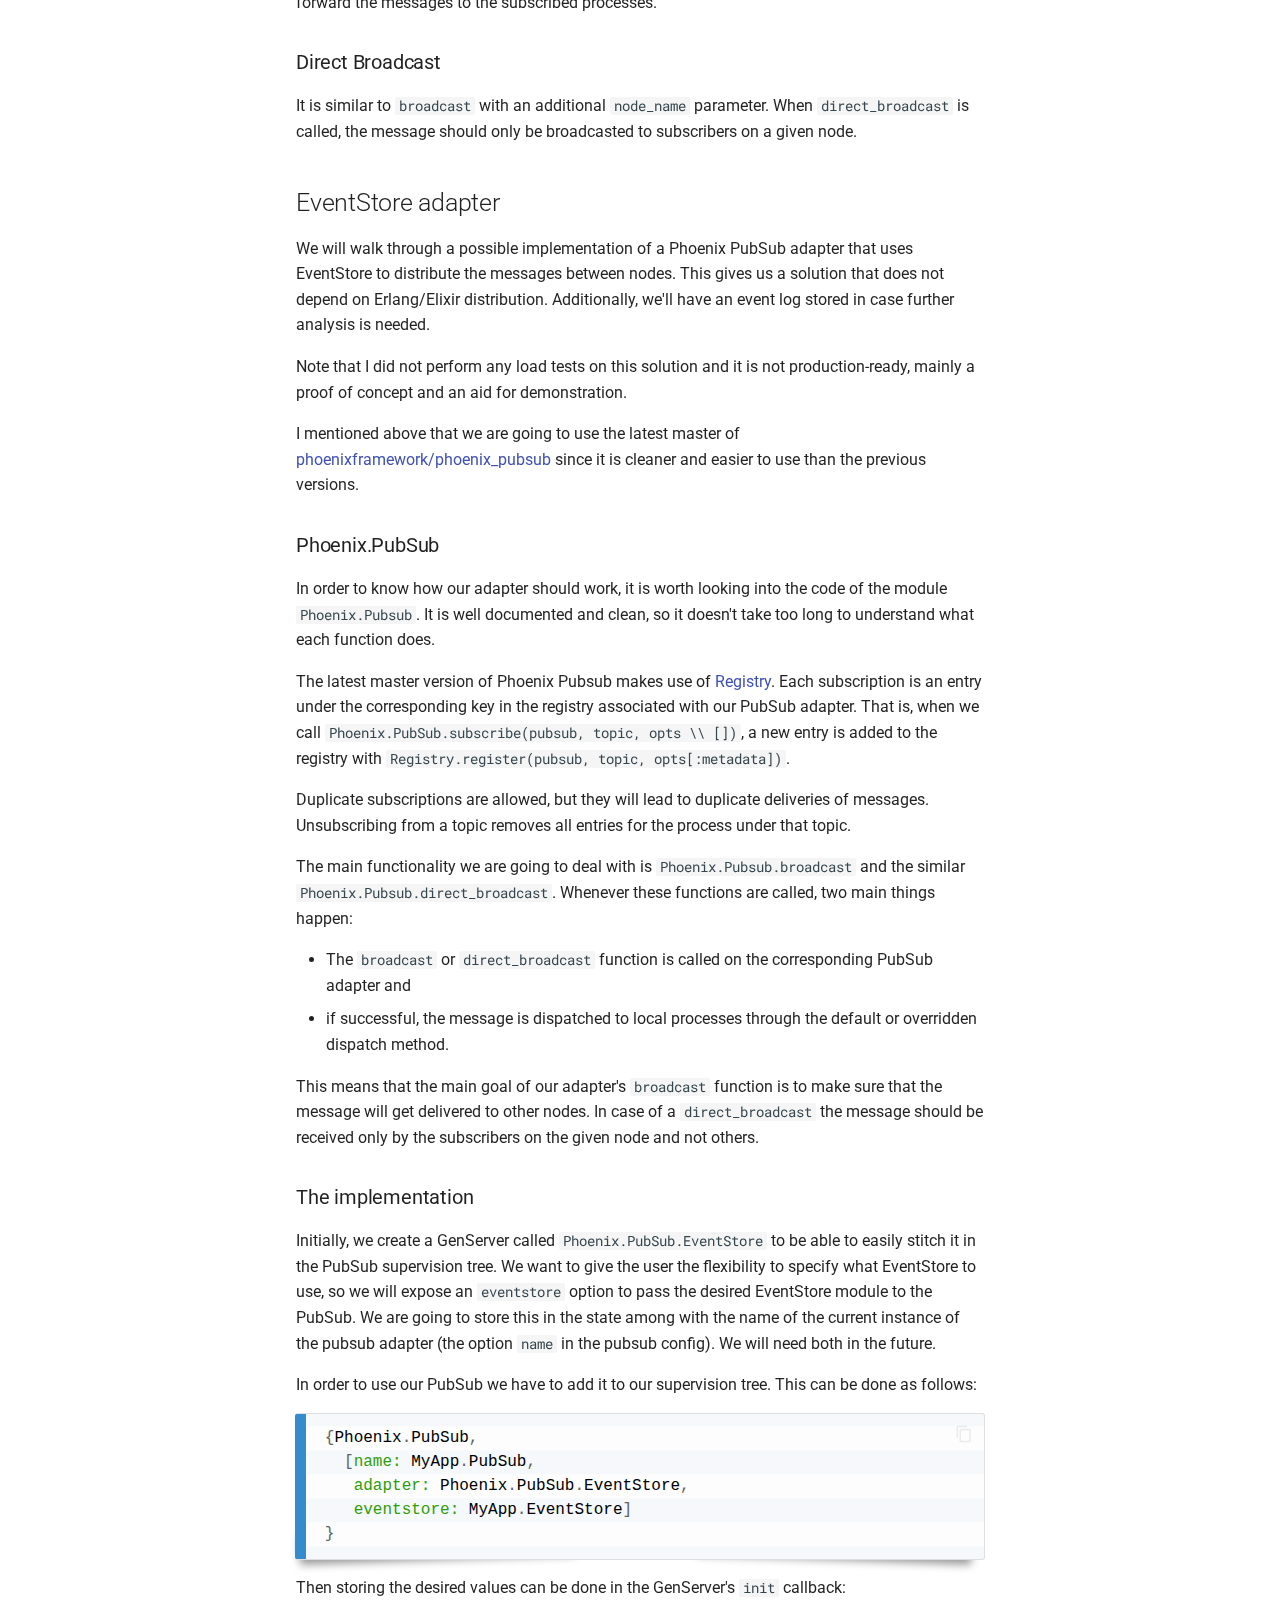
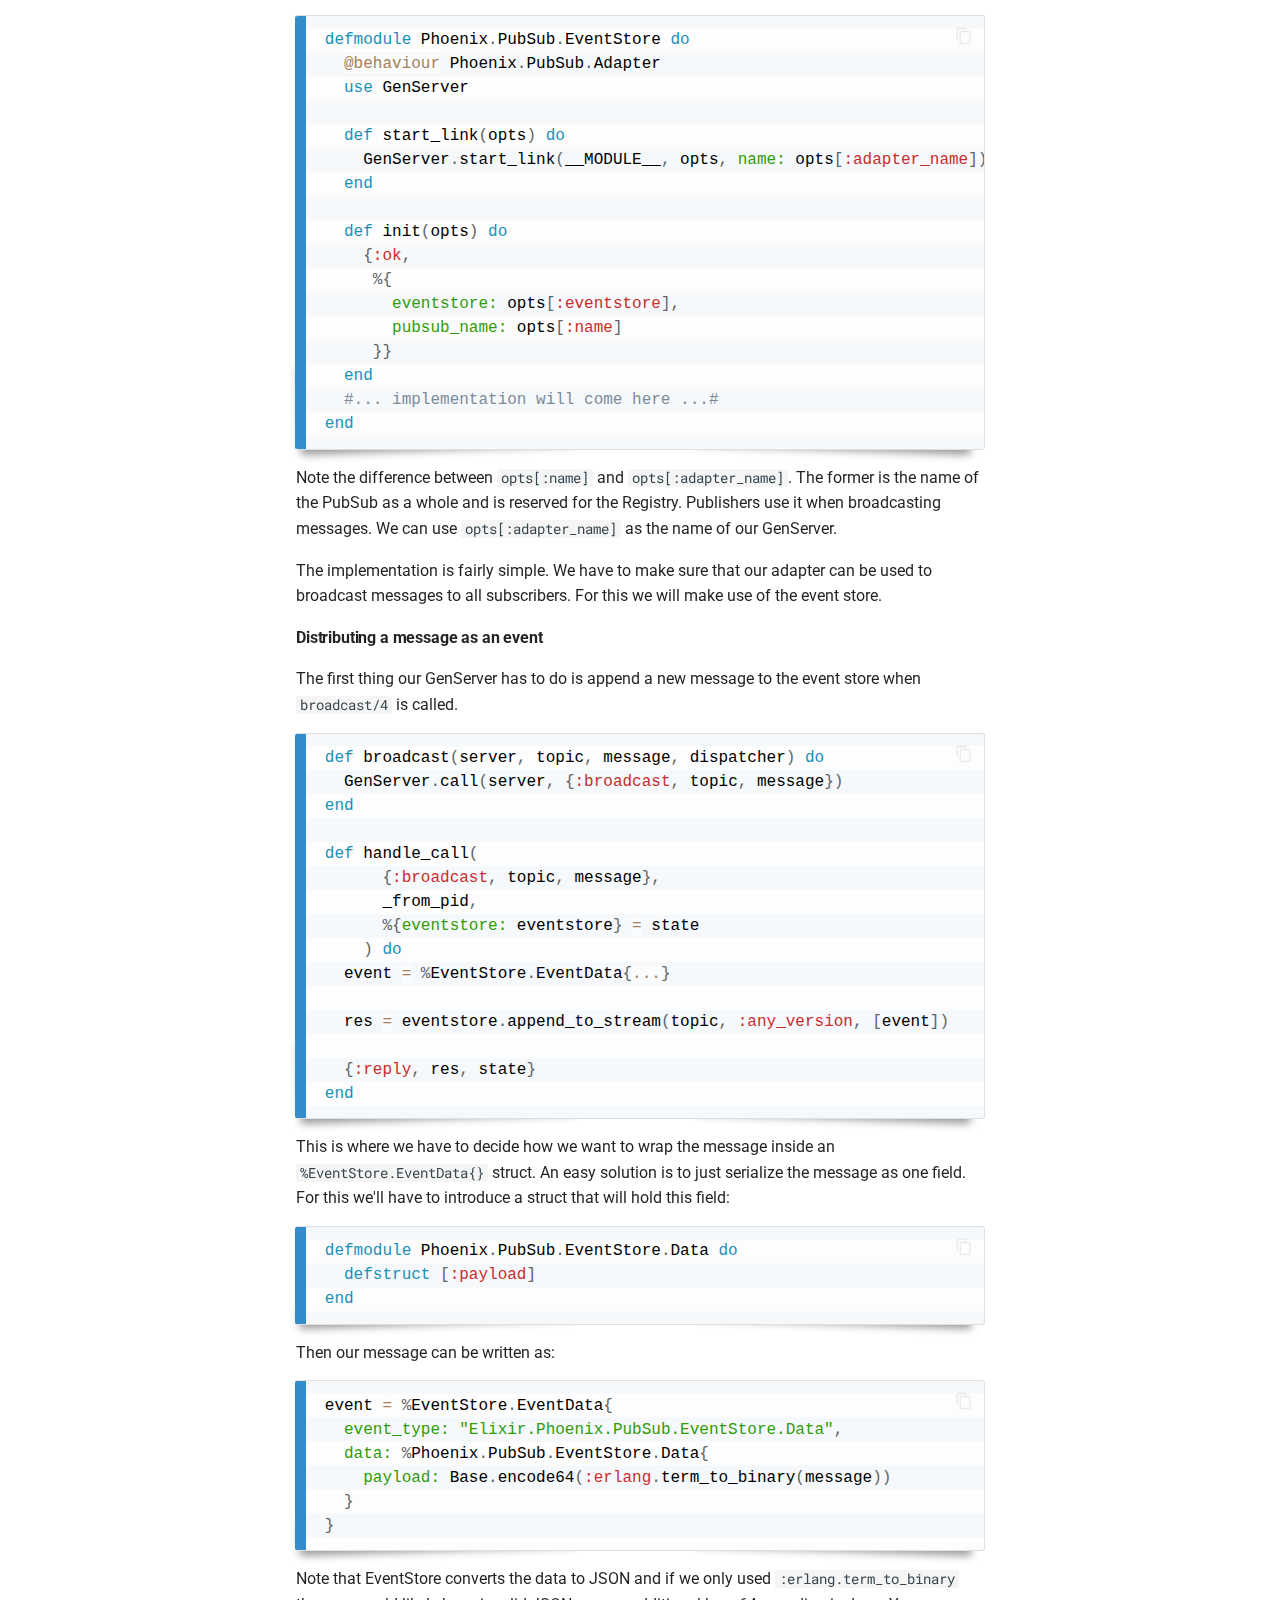
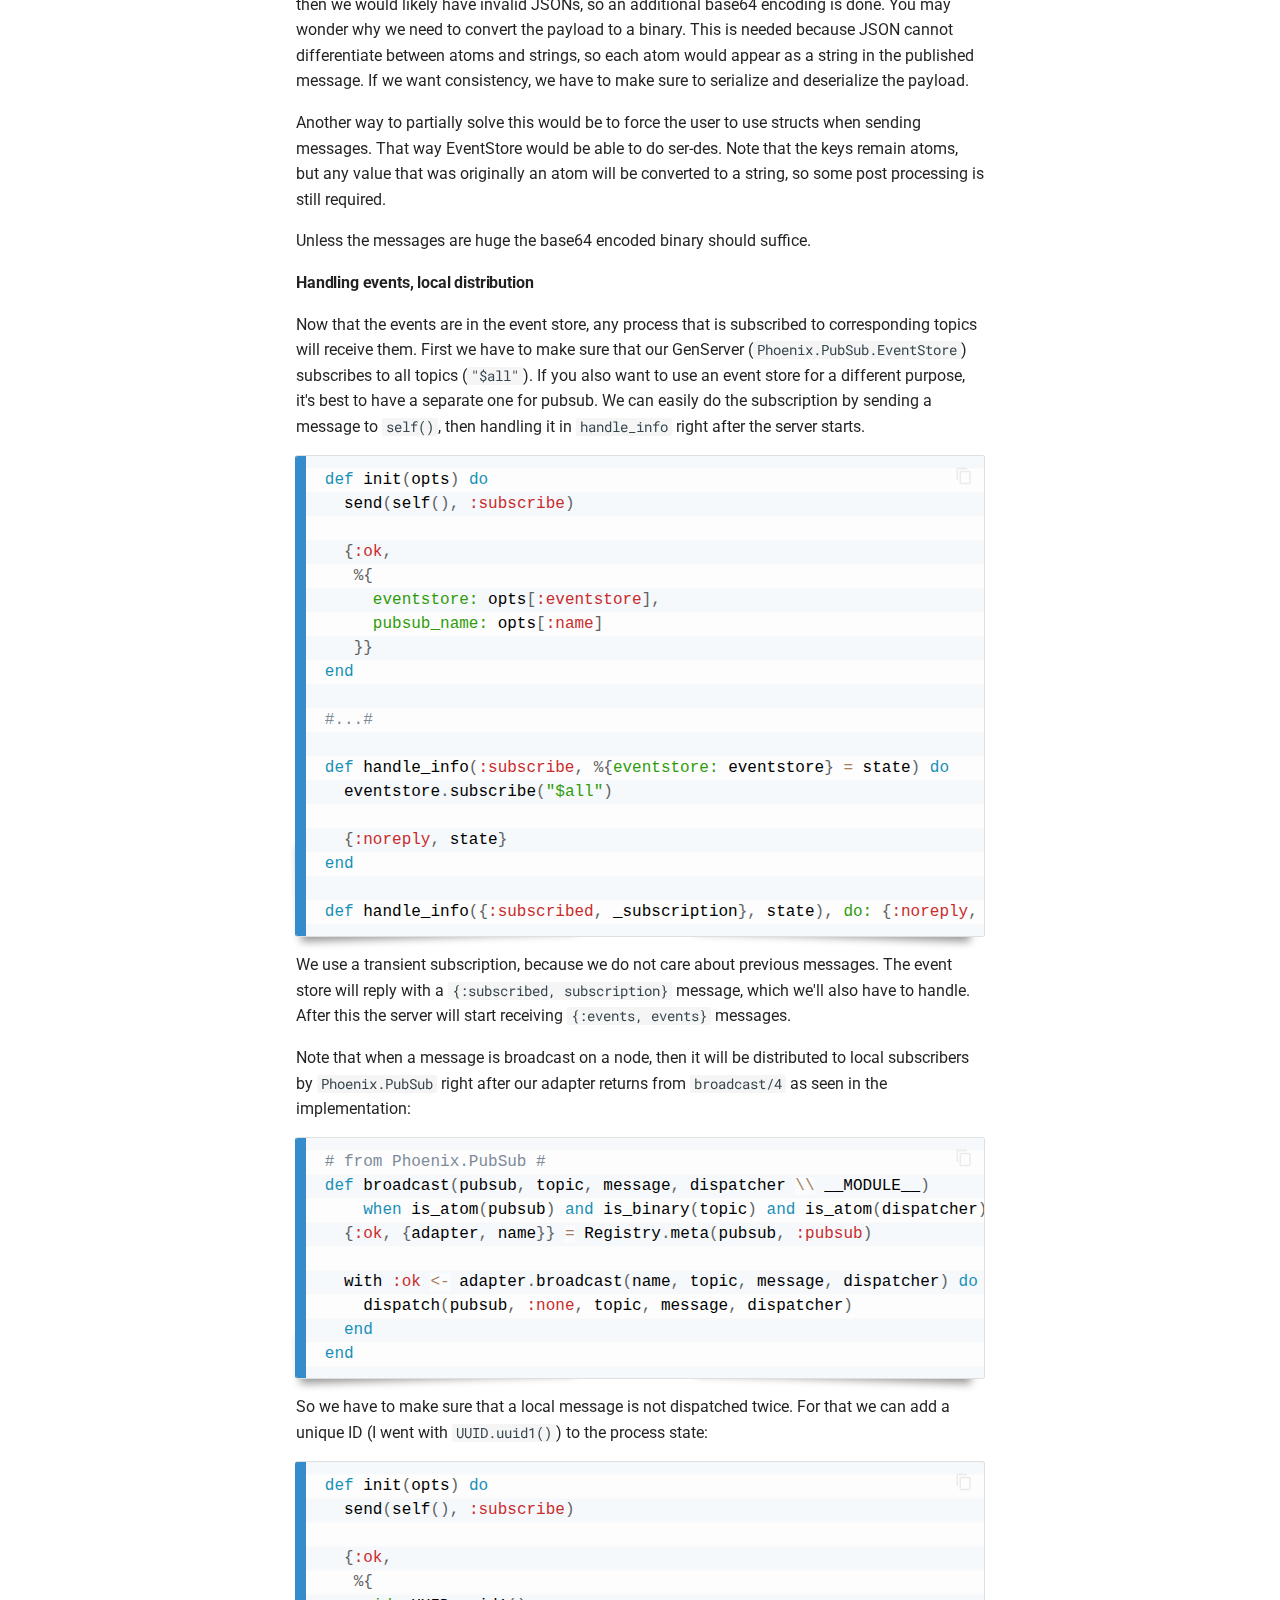
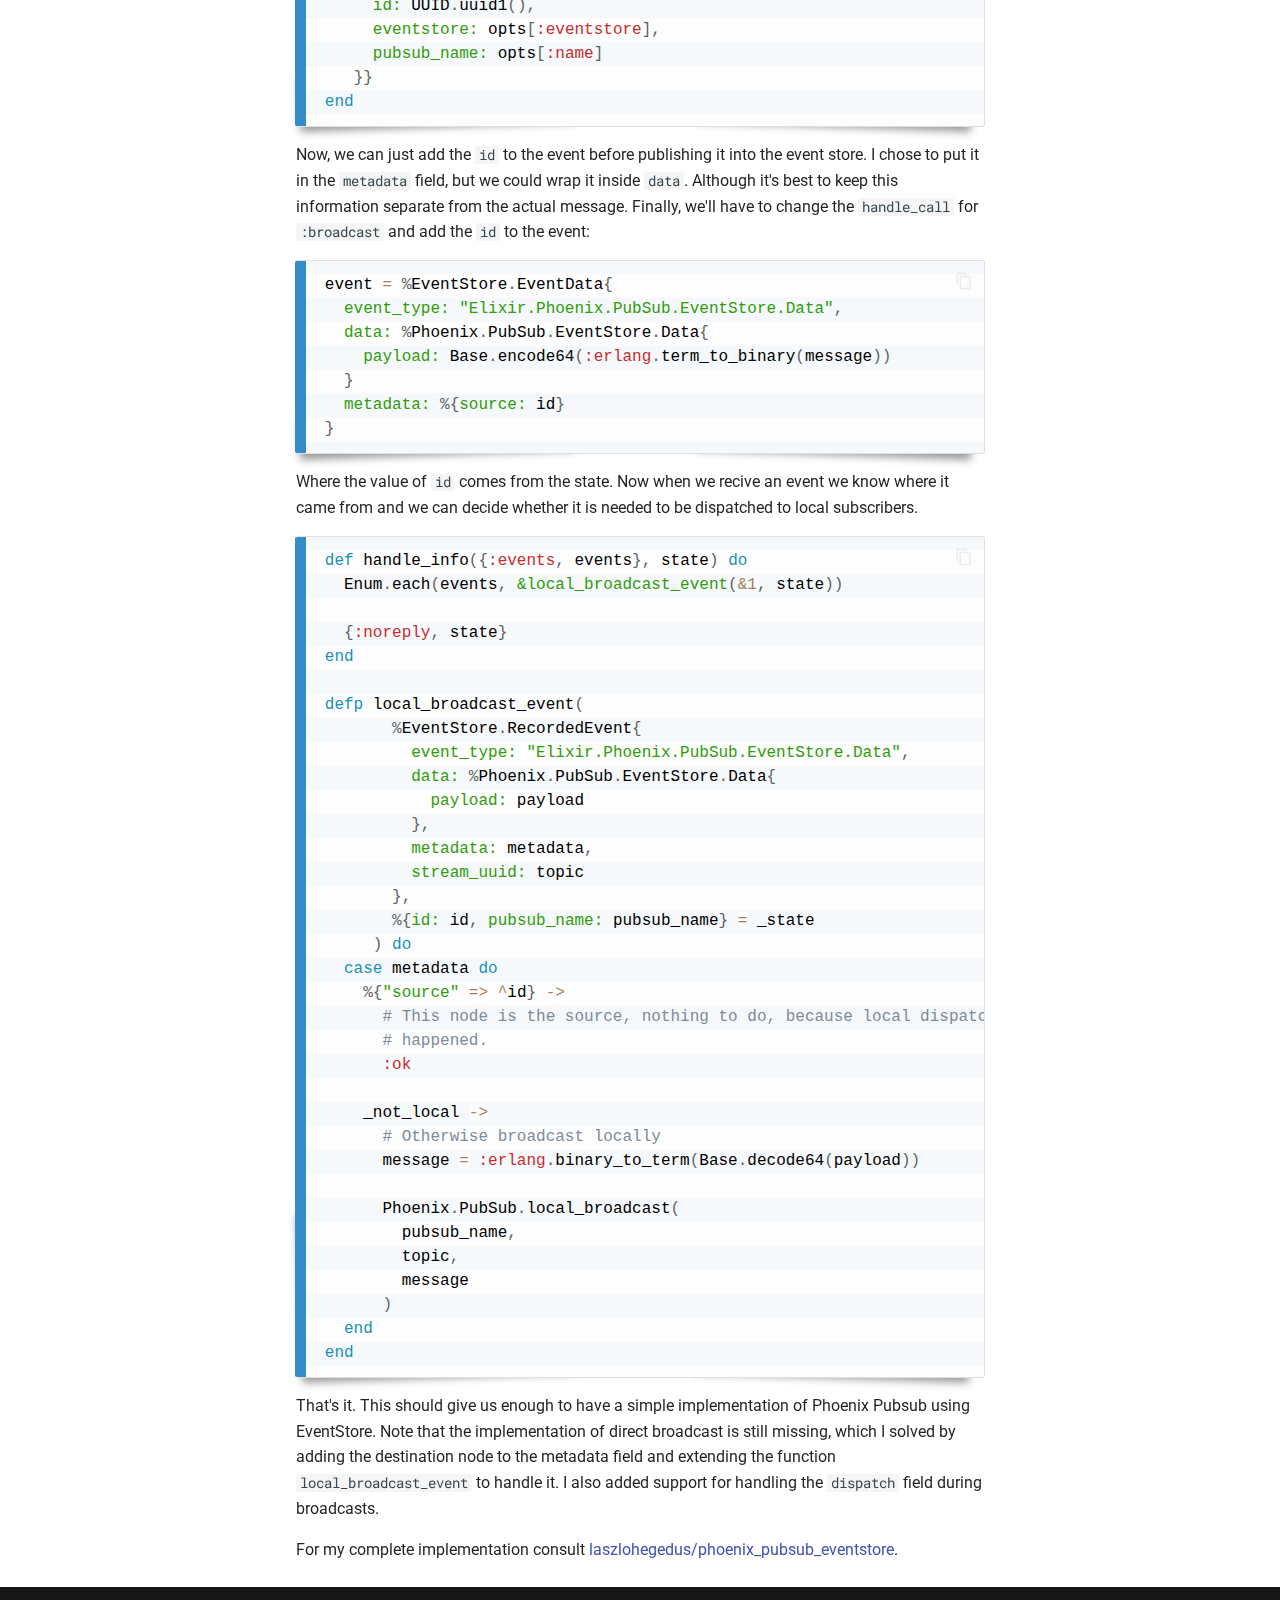
<file: blog/003_an_adapter_for_phoenix_pubsub_based_on_eventstore/index.html>
<!doctype html>
<html lang="en" class="no-js">
  <head>
    
      <meta charset="utf-8">
      <meta name="viewport" content="width=device-width,initial-scale=1">
      
      
      
      
        <link rel="canonical" href="https://laszlohegedus.com/blog/003_an_adapter_for_phoenix_pubsub_based_on_eventstore/">
      
      <link rel="icon" href="../../images/favicon.ico">
      <meta name="generator" content="mkdocs-1.2.1, mkdocs-material-7.1.10">
    
    
      
        <title>An adapter for Phoenix Pubsub based on EventStore - László Hegedüs</title>
      
    
    
      <link rel="stylesheet" href="../../assets/stylesheets/main.1fe995fd.min.css">
      
        
        <link rel="stylesheet" href="../../assets/stylesheets/palette.f1a3b89f.min.css">
        
      
    
    
    
      
        
        <link rel="preconnect" href="https://fonts.gstatic.com" crossorigin>
        <link rel="stylesheet" href="https://fonts.googleapis.com/css?family=Roboto:300,400,400i,700%7CRoboto+Mono&display=fallback">
        <style>:root{--md-text-font-family:"Roboto";--md-code-font-family:"Roboto Mono"}</style>
      
    
    
    
      <link rel="stylesheet" href="../../css/prism.css">
    
    
      


    
    
  </head>
  
  
    
    
    
    
    
    <body dir="ltr" data-md-color-scheme="" data-md-color-primary="none" data-md-color-accent="none">
  
    
    <script>function __prefix(e){return new URL("../..",location).pathname+"."+e}function __get(e,t=localStorage){return JSON.parse(t.getItem(__prefix(e)))}</script>
    
    <input class="md-toggle" data-md-toggle="drawer" type="checkbox" id="__drawer" autocomplete="off">
    <input class="md-toggle" data-md-toggle="search" type="checkbox" id="__search" autocomplete="off">
    <label class="md-overlay" for="__drawer"></label>
    <div data-md-component="skip">
      
        
        <a href="#an-adapter-for-phoenix-pubsub-based-on-eventstore" class="md-skip">
          Skip to content
        </a>
      
    </div>
    <div data-md-component="announce">
      
    </div>
    
      <header class="md-header" data-md-component="header">
  <nav class="md-header__inner md-grid" aria-label="Header">
    <a href="../.." title="László Hegedüs" class="md-header__button md-logo" aria-label="László Hegedüs" data-md-component="logo">
      
  
  <svg xmlns="http://www.w3.org/2000/svg" viewBox="0 0 24 24"><path d="M12 8a3 3 0 0 0 3-3 3 3 0 0 0-3-3 3 3 0 0 0-3 3 3 3 0 0 0 3 3m0 3.54C9.64 9.35 6.5 8 3 8v11c3.5 0 6.64 1.35 9 3.54 2.36-2.19 5.5-3.54 9-3.54V8c-3.5 0-6.64 1.35-9 3.54z"/></svg>

    </a>
    <label class="md-header__button md-icon" for="__drawer">
      <svg xmlns="http://www.w3.org/2000/svg" viewBox="0 0 24 24"><path d="M3 6h18v2H3V6m0 5h18v2H3v-2m0 5h18v2H3v-2z"/></svg>
    </label>
    <div class="md-header__title" data-md-component="header-title">
      <div class="md-header__ellipsis">
        <div class="md-header__topic">
          <span class="md-ellipsis">
            László Hegedüs
          </span>
        </div>
        <div class="md-header__topic" data-md-component="header-topic">
          <span class="md-ellipsis">
            
              An adapter for Phoenix Pubsub based on EventStore
            
          </span>
        </div>
      </div>
    </div>
    
    
    
    
  </nav>
</header>
    
    <div class="md-container" data-md-component="container">
      
      
        
      
      <main class="md-main" data-md-component="main">
        <div class="md-main__inner md-grid">
          
            
              
              <div class="md-sidebar md-sidebar--primary" data-md-component="sidebar" data-md-type="navigation" >
                <div class="md-sidebar__scrollwrap">
                  <div class="md-sidebar__inner">
                    


<nav class="md-nav md-nav--primary" aria-label="Navigation" data-md-level="0">
  <label class="md-nav__title" for="__drawer">
    <a href="../.." title="László Hegedüs" class="md-nav__button md-logo" aria-label="László Hegedüs" data-md-component="logo">
      
  
  <svg xmlns="http://www.w3.org/2000/svg" viewBox="0 0 24 24"><path d="M12 8a3 3 0 0 0 3-3 3 3 0 0 0-3-3 3 3 0 0 0-3 3 3 3 0 0 0 3 3m0 3.54C9.64 9.35 6.5 8 3 8v11c3.5 0 6.64 1.35 9 3.54 2.36-2.19 5.5-3.54 9-3.54V8c-3.5 0-6.64 1.35-9 3.54z"/></svg>

    </a>
    László Hegedüs
  </label>
  
  <ul class="md-nav__list" data-md-scrollfix>
    
      
      
      

  
  
  
    <li class="md-nav__item">
      <a href="../.." class="md-nav__link">
        Home
      </a>
    </li>
  

    
      
      
      

  
  
  
    <li class="md-nav__item">
      <a href="../" class="md-nav__link">
        Blog
      </a>
    </li>
  

    
      
      
      

  
  
  
    <li class="md-nav__item">
      <a href="../../contact/" class="md-nav__link">
        Contact
      </a>
    </li>
  

    
  </ul>
</nav>
                  </div>
                </div>
              </div>
            
            
              
              <div class="md-sidebar md-sidebar--secondary" data-md-component="sidebar" data-md-type="toc" >
                <div class="md-sidebar__scrollwrap">
                  <div class="md-sidebar__inner">
                    
<nav class="md-nav md-nav--secondary" aria-label="Table of contents">
  
  
  
    
  
  
    <label class="md-nav__title" for="__toc">
      <span class="md-nav__icon md-icon"></span>
      Table of contents
    </label>
    <ul class="md-nav__list" data-md-component="toc" data-md-scrollfix>
      
        <li class="md-nav__item">
  <a href="#phoenixpubsubadapter-in-a-nutshell" class="md-nav__link">
    Phoenix.PubSub.Adapter in a nutshell
  </a>
  
    <nav class="md-nav" aria-label="Phoenix.PubSub.Adapter in a nutshell">
      <ul class="md-nav__list">
        
          <li class="md-nav__item">
  <a href="#node-name" class="md-nav__link">
    Node name
  </a>
  
</li>
        
          <li class="md-nav__item">
  <a href="#child-spec" class="md-nav__link">
    Child spec
  </a>
  
</li>
        
          <li class="md-nav__item">
  <a href="#broadcast" class="md-nav__link">
    Broadcast
  </a>
  
</li>
        
          <li class="md-nav__item">
  <a href="#direct-broadcast" class="md-nav__link">
    Direct Broadcast
  </a>
  
</li>
        
      </ul>
    </nav>
  
</li>
      
        <li class="md-nav__item">
  <a href="#eventstore-adapter" class="md-nav__link">
    EventStore adapter
  </a>
  
    <nav class="md-nav" aria-label="EventStore adapter">
      <ul class="md-nav__list">
        
          <li class="md-nav__item">
  <a href="#phoenixpubsub" class="md-nav__link">
    Phoenix.PubSub
  </a>
  
</li>
        
          <li class="md-nav__item">
  <a href="#the-implementation" class="md-nav__link">
    The implementation
  </a>
  
    <nav class="md-nav" aria-label="The implementation">
      <ul class="md-nav__list">
        
          <li class="md-nav__item">
  <a href="#distributing-a-message-as-an-event" class="md-nav__link">
    Distributing a message as an event
  </a>
  
</li>
        
          <li class="md-nav__item">
  <a href="#handling-events-local-distribution" class="md-nav__link">
    Handling events, local distribution
  </a>
  
</li>
        
      </ul>
    </nav>
  
</li>
        
      </ul>
    </nav>
  
</li>
      
    </ul>
  
</nav>
                  </div>
                </div>
              </div>
            
          
          <div class="md-content" data-md-component="content">
            <article class="md-content__inner md-typeset">
              
                
                
                <h1 id="an-adapter-for-phoenix-pubsub-based-on-eventstore">An adapter for Phoenix Pubsub based on EventStore</h1>
<p><code>2020-05-15</code></p>
<p>(First appeared on the <a href="https://www.erlang-solutions.com/blog/how-to-write-a-phoenix-pubsub-adapter-tutorial-example-based-on-eventstore.html">ErlangSolutions blog</a>.)</p>
<p>In distributed systems there usually is a need for asynchronous transmission of messages to one or more services or processes. If you have used Phoenix you might have discovered that it provides a flexible way of solving this problem through a built-in pubsub framework called <a href="https://hexdocs.pm/phoenix_pubsub/Phoenix.PubSub.html">Phoenix PubSub</a>. It currently officially supports pubsub based on PG2 and Redis. It uses so called adapters to provide a pluggable interface for different pubsub implementations.</p>
<p>In this blog post I am going to show you the main steps of implementing an adapter for Phoenix PubSub. We are going to use the latest published release, namely 2.0.0 which includes some improvements and is easier to use than the previous versions.</p>
<p>A full implementation of the adapter which we will base on <a href="https://hexdocs.pm/eventstore/EventStore.html">EventStore</a> can be found on Github at <a href="https://github.com/laszlohegedus/phoenix_pubsub_eventstore">laszlohegedus/phoenix_pubsub_eventstore</a>. The code discussed in this post is available on the master branch, while a version that works with phoenix_pubsub 1.1.2 is on branch v1.1.</p>
<h2 id="phoenixpubsubadapter-in-a-nutshell">Phoenix.PubSub.Adapter in a nutshell</h2>
<p>A Phoenix PubSub adapter has to implement a few callbacks that are specified in the behaviour <code>Phoenix.PubSub.Adapter</code>:</p>
<ul>
<li><code>node_name(adapter_name)</code></li>
<li><code>child_spec(keyword)</code></li>
<li><code>broadcast(adapter_name, topic, message, dispatcher)</code></li>
<li><code>direct_broadcast(adapter_name, node_name, topic, message, dispatcher)</code></li>
</ul>
<h3 id="node-name">Node name</h3>
<p>This function should return the node name as an atom or a binary. I did not discover too many uses of it, apart from the module <code>Phoenix.Tracker</code> and its implementations.</p>
<p>In most cases the following implementation should suffice:</p>
<pre><code class="language-elixir">def node_name(nil), do: node()
def node_name(configured_name), do: configured_name
</code></pre>
<h3 id="child-spec">Child spec</h3>
<p>This function is used to generate the child spec for our adapter. Note that each GenServer comes with a default implementation of it, so it is usually not necessary to overwrite.</p>
<h3 id="broadcast">Broadcast</h3>
<p>The function <code>broadcast</code> is called when a message is broadcasted through <code>Phoenix.PubSub.broadcast</code>. The first paramater <code>adapter_name</code> is derived from the name we specify for the PubSub. We set the name (as an atom or module name) of the PubSub system when we initialize it. Note that the name of the PubSub is treated as a valid (not necessarily existing) module name, so it is better to follow the corresponding naming convention. The name of the adapter will come from the PubSub name with the suffix <code>.Adapter</code> added.</p>
<p>The <code>topic</code> and <code>message</code> parameters are self explanatory. The <code>dispatcher</code> is a module that is responsible for the local delivery of messages. It implements a <code>dispatch/3</code> function that will forward the messages to the subscribed processes.</p>
<h3 id="direct-broadcast">Direct Broadcast</h3>
<p>It is similar to <code>broadcast</code> with an additional <code>node_name</code> parameter. When <code>direct_broadcast</code> is called, the message should only be broadcasted to subscribers on a given node.</p>
<h2 id="eventstore-adapter">EventStore adapter</h2>
<p>We will walk through a possible implementation of a Phoenix PubSub adapter that uses EventStore to distribute the messages between nodes. This gives us a solution that does not depend on Erlang/Elixir distribution. Additionally, we'll have an event log stored in case further analysis is needed.</p>
<p>Note that I did not perform any load tests on this solution and it is not production-ready, mainly a proof of concept and an aid for demonstration.</p>
<p>I mentioned above that we are going to use the latest master of <a href="https://github.com/phoenixframework/phoenix_pubsub">phoenixframework/phoenix_pubsub</a> since it is cleaner and easier to use than the previous versions.</p>
<h3 id="phoenixpubsub">Phoenix.PubSub</h3>
<p>In order to know how our adapter should work, it is worth looking into the code of the module <code>Phoenix.Pubsub</code>. It is well documented and clean, so it doesn't take too long to understand what each function does.</p>
<p>The latest master version of Phoenix Pubsub makes use of <a href="https://hexdocs.pm/elixir/Registry.html">Registry</a>. Each subscription is an entry under the corresponding key in the registry associated with our PubSub adapter. That is, when we call <code>Phoenix.PubSub.subscribe(pubsub, topic, opts \\ [])</code>, a new entry is added to the registry with <code>Registry.register(pubsub, topic, opts[:metadata])</code>.</p>
<p>Duplicate subscriptions are allowed, but they will lead to duplicate deliveries of messages. Unsubscribing from a topic removes all entries for the process under that topic.</p>
<p>The main functionality we are going to deal with is <code>Phoenix.Pubsub.broadcast</code> and the similar <code>Phoenix.Pubsub.direct_broadcast</code>. Whenever these functions are called, two main things happen:</p>
<ul>
<li>The <code>broadcast</code> or <code>direct_broadcast</code> function is called on the corresponding PubSub adapter and</li>
<li>if successful, the message is dispatched to local processes through the default or overridden dispatch method.</li>
</ul>
<p>This means that the main goal of our adapter's <code>broadcast</code> function is to make sure that the message will get delivered to other nodes. In case of a <code>direct_broadcast</code> the message should be received only by the subscribers on the given node and not others.</p>
<h3 id="the-implementation">The implementation</h3>
<p>Initially, we create a GenServer called <code>Phoenix.PubSub.EventStore</code> to be able to easily stitch it in the PubSub supervision tree. We want to give the user the flexibility to specify what EventStore to use, so we will expose an <code>eventstore</code> option to pass the desired EventStore module to the PubSub. We are going to store this in the state among with the name of the current instance of the pubsub adapter (the option <code>name</code> in the pubsub config). We will need both in the future.</p>
<p>In order to use our PubSub we have to add it to our supervision tree. This can be done as follows:</p>
<pre><code class="language-elixir">{Phoenix.PubSub,
  [name: MyApp.PubSub,
   adapter: Phoenix.PubSub.EventStore,
   eventstore: MyApp.EventStore]
}
</code></pre>
<p>Then storing the desired values can be done in the GenServer's <code>init</code> callback:</p>
<pre><code class="language-elixir">defmodule Phoenix.PubSub.EventStore do
  @behaviour Phoenix.PubSub.Adapter
  use GenServer

  def start_link(opts) do
    GenServer.start_link(__MODULE__, opts, name: opts[:adapter_name])
  end

  def init(opts) do
    {:ok,
     %{
       eventstore: opts[:eventstore],
       pubsub_name: opts[:name]
     }}
  end
  #... implementation will come here ...#
end
</code></pre>
<p>Note the difference between <code>opts[:name]</code> and <code>opts[:adapter_name]</code>. The former is the name of the PubSub as a whole and is reserved for the Registry. Publishers use it when broadcasting messages. We can use <code>opts[:adapter_name]</code> as the name of our GenServer.</p>
<p>The implementation is fairly simple. We have to make sure that our adapter can be used to broadcast messages to all subscribers. For this we will make use of the event store.</p>
<h4 id="distributing-a-message-as-an-event">Distributing a message as an event</h4>
<p>The first thing our GenServer has to do is append a new message to the event store when <code>broadcast/4</code> is called.</p>
<pre><code class="language-elixir">def broadcast(server, topic, message, dispatcher) do
  GenServer.call(server, {:broadcast, topic, message})
end

def handle_call(
      {:broadcast, topic, message},
      _from_pid,
      %{eventstore: eventstore} = state
    ) do
  event = %EventStore.EventData{...}

  res = eventstore.append_to_stream(topic, :any_version, [event])

  {:reply, res, state}
end
</code></pre>
<p>This is where we have to decide how we want to wrap the message inside an <code>%EventStore.EventData{}</code> struct. An easy solution is to just serialize the message as one field. For this we'll have to introduce a struct that will hold this field:</p>
<pre><code class="language-elixir">defmodule Phoenix.PubSub.EventStore.Data do
  defstruct [:payload]
end
</code></pre>
<p>Then our message can be written as:</p>
<pre><code class="language-elixir">event = %EventStore.EventData{
  event_type: &quot;Elixir.Phoenix.PubSub.EventStore.Data&quot;,
  data: %Phoenix.PubSub.EventStore.Data{
    payload: Base.encode64(:erlang.term_to_binary(message))
  }
}
</code></pre>
<p>Note that EventStore converts the data to JSON and if we only used <code>:erlang.term_to_binary</code> then we would likely have invalid JSONs, so an additional base64 encoding is done. You may wonder why we need to convert the payload to a binary. This is needed because JSON cannot differentiate between atoms and strings, so each atom would appear as a string in the published message. If we want consistency, we have to make sure to serialize and deserialize the payload.</p>
<p>Another way to partially solve this would be to force the user to use structs when sending messages. That way EventStore would be able to do ser-des. Note that the keys remain atoms, but any value that was originally an atom will be converted to a string, so some post processing is still required.</p>
<p>Unless the messages are huge the base64 encoded binary should suffice.</p>
<h4 id="handling-events-local-distribution">Handling events, local distribution</h4>
<p>Now that the events are in the event store, any process that is subscribed to corresponding topics will receive them. First we have to make sure that our GenServer (<code>Phoenix.PubSub.EventStore</code>) subscribes to all topics (<code>"$all"</code>). If you also want to use an event store for a different purpose, it's best to have a separate one for pubsub. We can easily do the subscription by sending a message to <code>self()</code>, then handling it in <code>handle_info</code> right after the server starts.</p>
<pre><code class="language-elixir">def init(opts) do
  send(self(), :subscribe)

  {:ok,
   %{
     eventstore: opts[:eventstore],
     pubsub_name: opts[:name]
   }}
end

#...#

def handle_info(:subscribe, %{eventstore: eventstore} = state) do
  eventstore.subscribe(&quot;$all&quot;)

  {:noreply, state}
end

def handle_info({:subscribed, _subscription}, state), do: {:noreply, state}
</code></pre>
<p>We use a transient subscription, because we do not care about previous messages. The event store will reply with a <code>{:subscribed, subscription}</code> message, which we'll also have to handle. After this the server will start receiving <code>{:events, events}</code> messages.</p>
<p>Note that when a message is broadcast on a node, then it will be distributed to local subscribers by <code>Phoenix.PubSub</code> right after our adapter returns from <code>broadcast/4</code> as seen in the implementation:</p>
<pre><code class="language-elixir"># from Phoenix.PubSub #
def broadcast(pubsub, topic, message, dispatcher \\ __MODULE__)
    when is_atom(pubsub) and is_binary(topic) and is_atom(dispatcher) do
  {:ok, {adapter, name}} = Registry.meta(pubsub, :pubsub)

  with :ok &lt;- adapter.broadcast(name, topic, message, dispatcher) do
    dispatch(pubsub, :none, topic, message, dispatcher)
  end
end
</code></pre>
<p>So we have to make sure that a local message is not dispatched twice. For that we can add a unique ID (I went with <code>UUID.uuid1()</code>) to the process state:</p>
<pre><code class="language-elixir">def init(opts) do
  send(self(), :subscribe)

  {:ok,
   %{
     id: UUID.uuid1(),
     eventstore: opts[:eventstore],
     pubsub_name: opts[:name]
   }}
end
</code></pre>
<p>Now, we can just add the <code>id</code> to the event before publishing it into the event store. I chose to put it in the <code>metadata</code> field, but we could wrap it inside <code>data</code>. Although it's best to keep this information separate from the actual message. Finally, we'll have to change the <code>handle_call</code> for <code>:broadcast</code> and add the <code>id</code> to the event:</p>
<pre><code class="language-elixir">event = %EventStore.EventData{
  event_type: &quot;Elixir.Phoenix.PubSub.EventStore.Data&quot;,
  data: %Phoenix.PubSub.EventStore.Data{
    payload: Base.encode64(:erlang.term_to_binary(message))
  }
  metadata: %{source: id}
}
</code></pre>
<p>Where the value of <code>id</code> comes from the state. Now when we recive an event we know where it came from and we can decide whether it is needed to be dispatched to local subscribers.</p>
<pre><code class="language-elixir">def handle_info({:events, events}, state) do
  Enum.each(events, &amp;local_broadcast_event(&amp;1, state))

  {:noreply, state}
end

defp local_broadcast_event(
       %EventStore.RecordedEvent{
         event_type: &quot;Elixir.Phoenix.PubSub.EventStore.Data&quot;,
         data: %Phoenix.PubSub.EventStore.Data{
           payload: payload
         },
         metadata: metadata,
         stream_uuid: topic
       },
       %{id: id, pubsub_name: pubsub_name} = _state
     ) do
  case metadata do
    %{&quot;source&quot; =&gt; ^id} -&gt;
      # This node is the source, nothing to do, because local dispatch already
      # happened.
      :ok

    _not_local -&gt;
      # Otherwise broadcast locally
      message = :erlang.binary_to_term(Base.decode64(payload))

      Phoenix.PubSub.local_broadcast(
        pubsub_name,
        topic,
        message
      )
  end
end
</code></pre>
<p>That's it. This should give us enough to have a simple implementation of Phoenix Pubsub using EventStore. Note that the implementation of direct broadcast is still missing, which I solved by adding the destination node to the metadata field and extending the function <code>local_broadcast_event</code> to handle it. I also added support for handling the <code>dispatch</code> field during broadcasts.</p>
<p>For my complete implementation consult <a href="https://github.com/laszlohegedus/phoenix_pubsub_eventstore">laszlohegedus/phoenix_pubsub_eventstore</a>.</p>
                
              
              
                


              
            </article>
          </div>
        </div>
        
      </main>
      
        
<footer class="md-footer">
  
  <div class="md-footer-meta md-typeset">
    <div class="md-footer-meta__inner md-grid">
      <div class="md-footer-copyright">
        
        Made with
        <a href="https://squidfunk.github.io/mkdocs-material/" target="_blank" rel="noopener">
          Material for MkDocs
        </a>
        
      </div>
      
    </div>
  </div>
</footer>
      
    </div>
    <div class="md-dialog" data-md-component="dialog">
      <div class="md-dialog__inner md-typeset"></div>
    </div>
    <script id="__config" type="application/json">{"base": "../..", "features": [], "translations": {"clipboard.copy": "Copy to clipboard", "clipboard.copied": "Copied to clipboard", "search.config.lang": "en", "search.config.pipeline": "trimmer, stopWordFilter", "search.config.separator": "[\\s\\-]+", "search.placeholder": "Search", "search.result.placeholder": "Type to start searching", "search.result.none": "No matching documents", "search.result.one": "1 matching document", "search.result.other": "# matching documents", "search.result.more.one": "1 more on this page", "search.result.more.other": "# more on this page", "search.result.term.missing": "Missing", "select.version.title": "Select version"}, "search": "../../assets/javascripts/workers/search.477d984a.min.js", "version": null}</script>
    
    
      <script src="../../assets/javascripts/bundle.ddd52ceb.min.js"></script>
      
        <script src="../../js/prism.js"></script>
      
    
  </body>
</html>
</file>
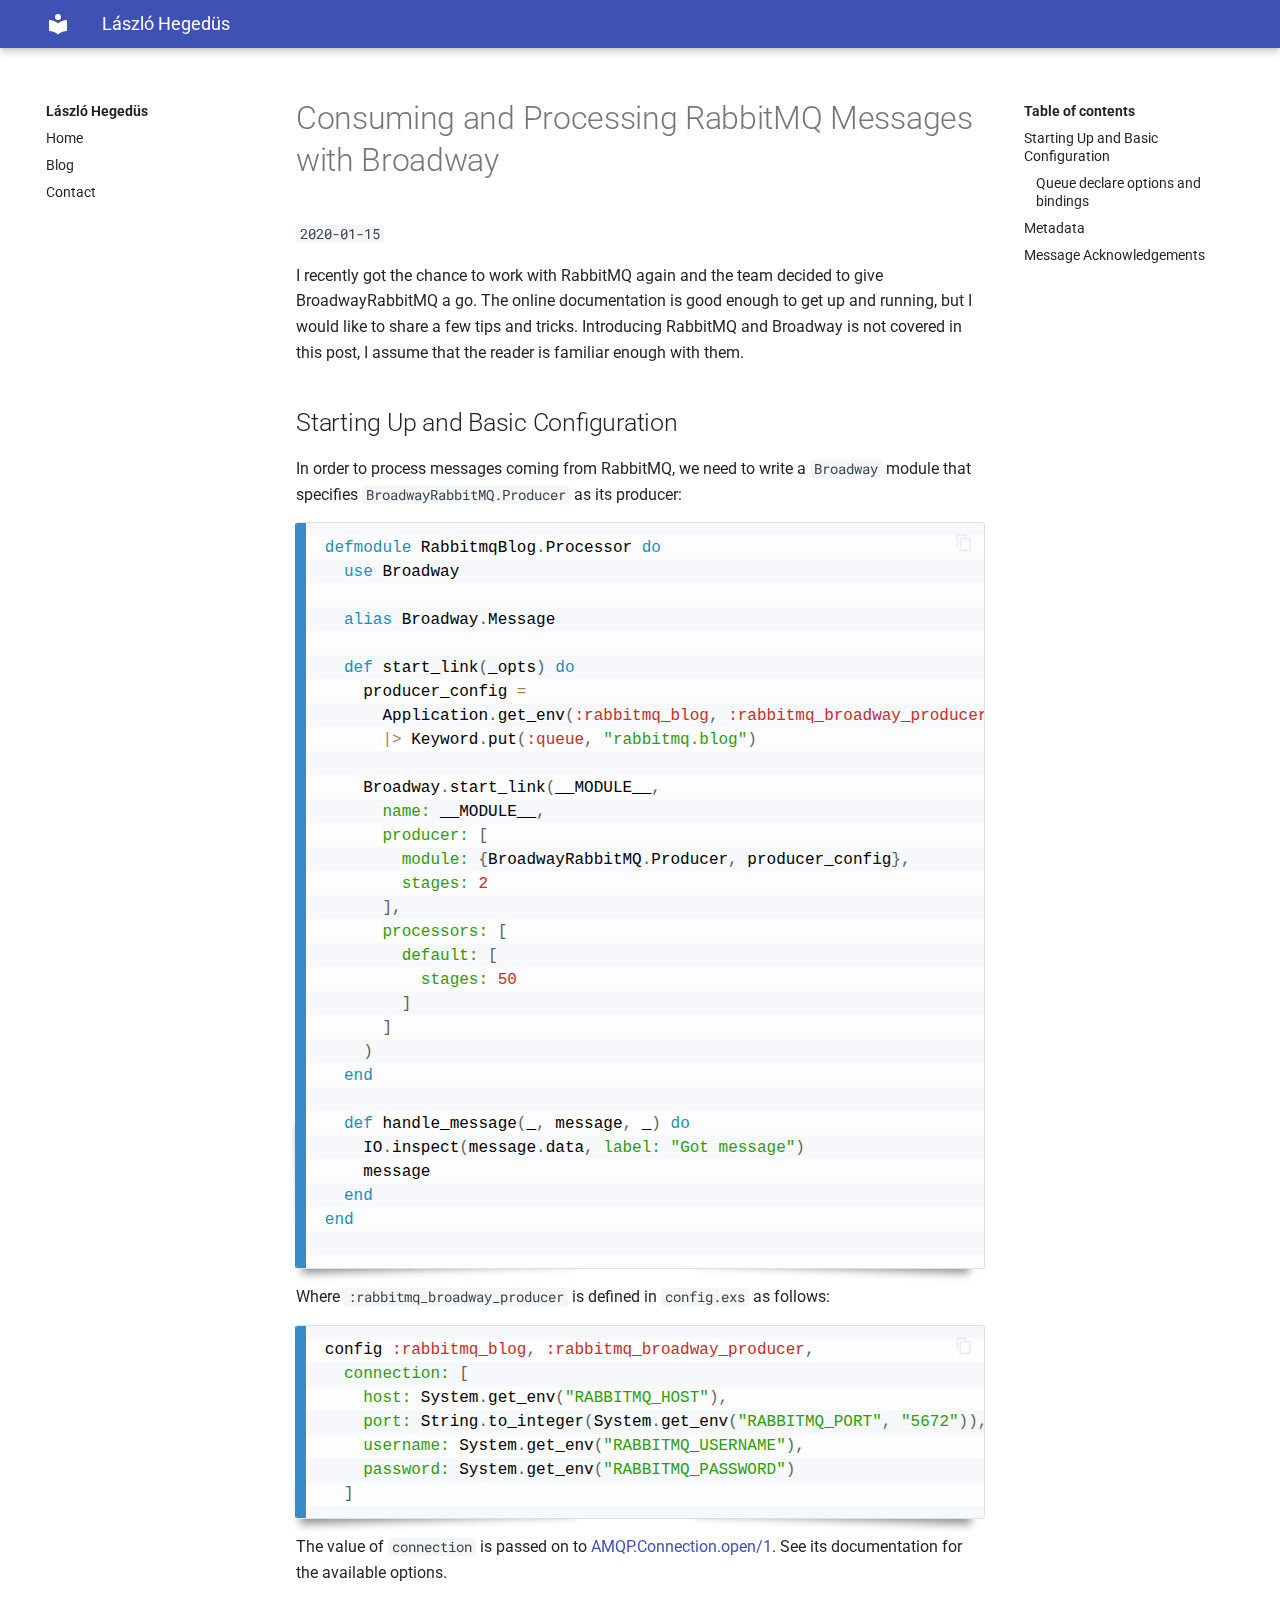
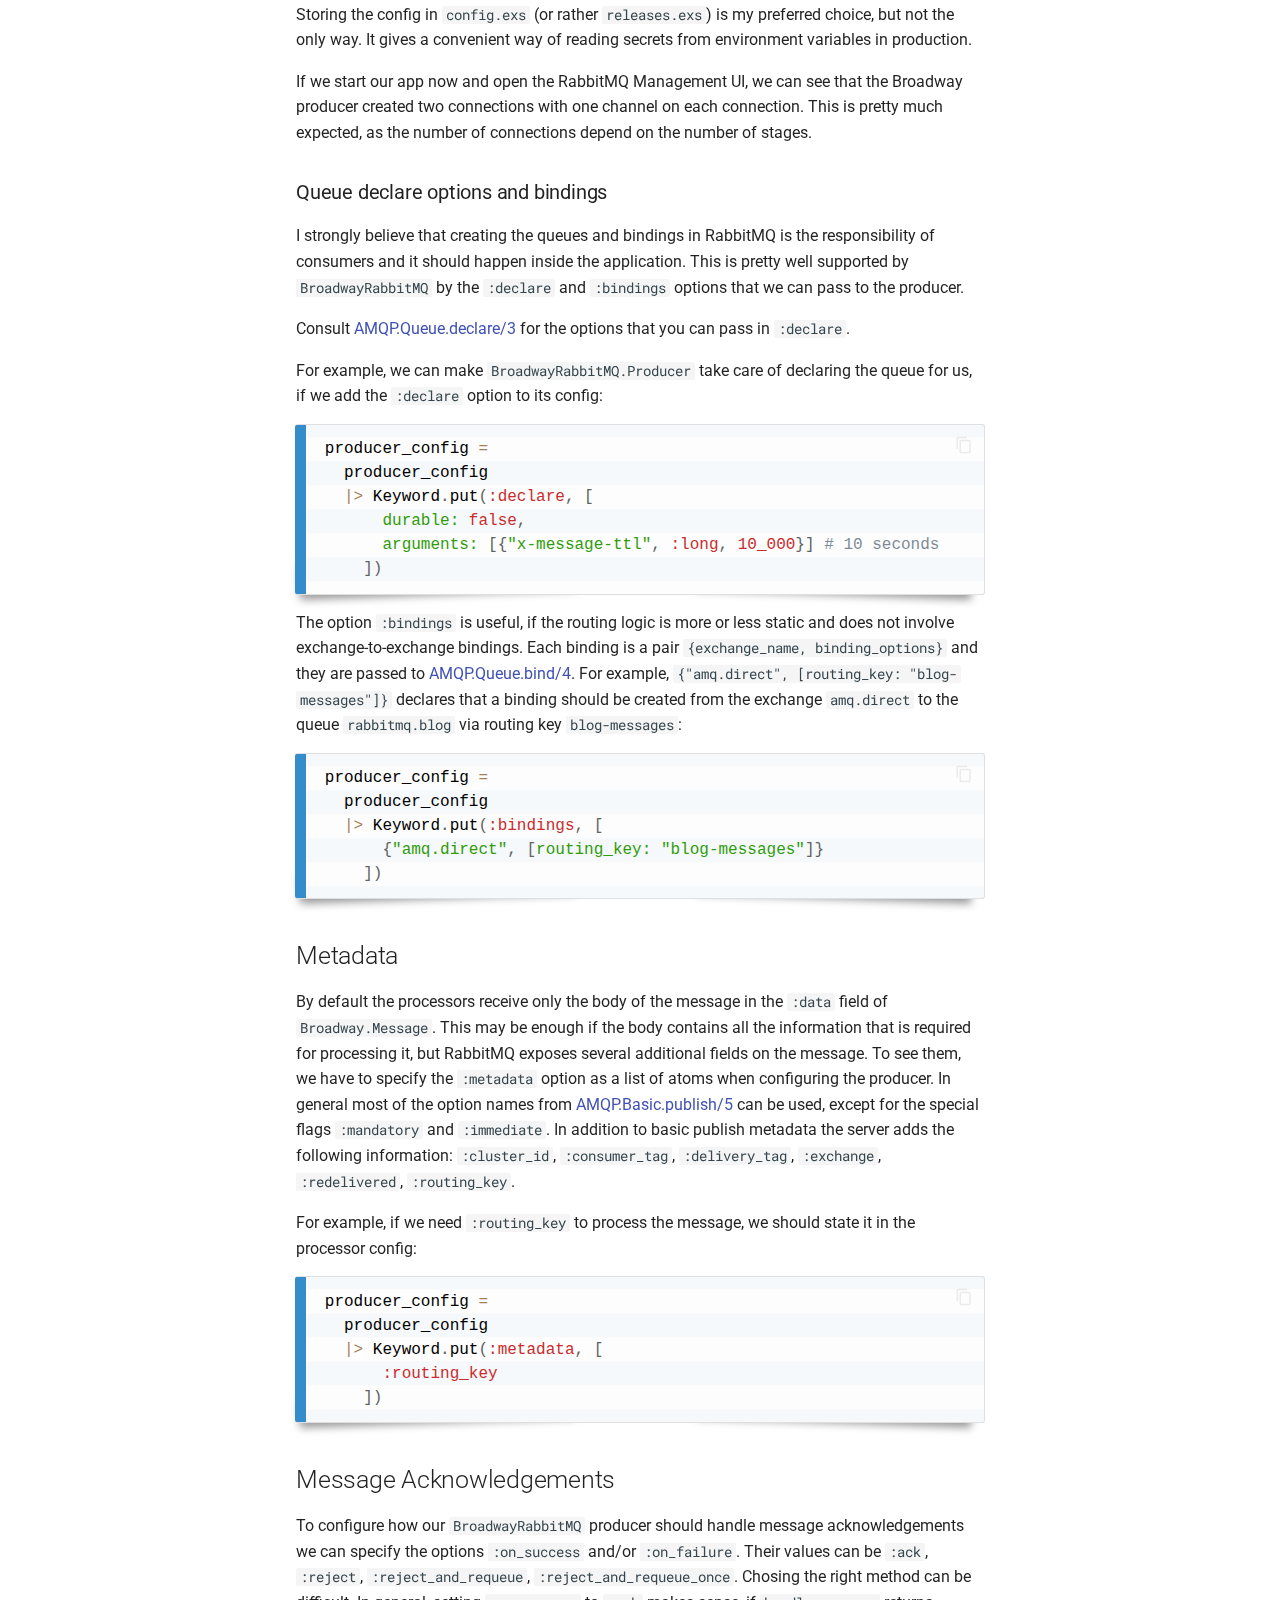
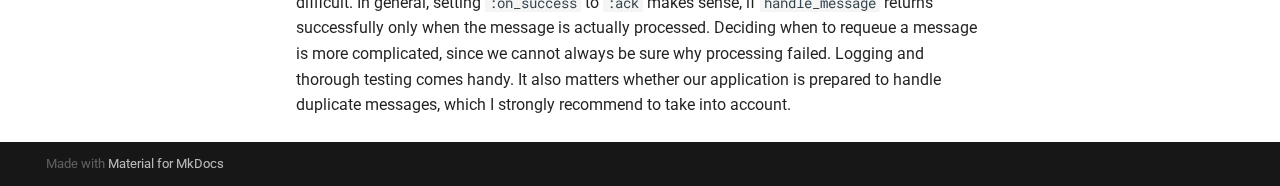
<file: blog/01_consuming_and_processing_rabbitmq_messages_with_broadway/index.html>
<!doctype html>
<html lang="en" class="no-js">
  <head>
    
      <meta charset="utf-8">
      <meta name="viewport" content="width=device-width,initial-scale=1">
      
      
      
      
        <link rel="canonical" href="https://laszlohegedus.com/blog/01_consuming_and_processing_rabbitmq_messages_with_broadway/">
      
      <link rel="icon" href="../../images/favicon.ico">
      <meta name="generator" content="mkdocs-1.2.1, mkdocs-material-7.1.10">
    
    
      
        <title>Consuming and Processing RabbitMQ Messages with Broadway - László Hegedüs</title>
      
    
    
      <link rel="stylesheet" href="../../assets/stylesheets/main.1fe995fd.min.css">
      
        
        <link rel="stylesheet" href="../../assets/stylesheets/palette.f1a3b89f.min.css">
        
      
    
    
    
      
        
        <link rel="preconnect" href="https://fonts.gstatic.com" crossorigin>
        <link rel="stylesheet" href="https://fonts.googleapis.com/css?family=Roboto:300,400,400i,700%7CRoboto+Mono&display=fallback">
        <style>:root{--md-text-font-family:"Roboto";--md-code-font-family:"Roboto Mono"}</style>
      
    
    
    
      <link rel="stylesheet" href="../../css/prism.css">
    
    
      


    
    
  </head>
  
  
    
    
    
    
    
    <body dir="ltr" data-md-color-scheme="" data-md-color-primary="none" data-md-color-accent="none">
  
    
    <script>function __prefix(e){return new URL("../..",location).pathname+"."+e}function __get(e,t=localStorage){return JSON.parse(t.getItem(__prefix(e)))}</script>
    
    <input class="md-toggle" data-md-toggle="drawer" type="checkbox" id="__drawer" autocomplete="off">
    <input class="md-toggle" data-md-toggle="search" type="checkbox" id="__search" autocomplete="off">
    <label class="md-overlay" for="__drawer"></label>
    <div data-md-component="skip">
      
        
        <a href="#consuming-and-processing-rabbitmq-messages-with-broadway" class="md-skip">
          Skip to content
        </a>
      
    </div>
    <div data-md-component="announce">
      
    </div>
    
      <header class="md-header" data-md-component="header">
  <nav class="md-header__inner md-grid" aria-label="Header">
    <a href="../.." title="László Hegedüs" class="md-header__button md-logo" aria-label="László Hegedüs" data-md-component="logo">
      
  
  <svg xmlns="http://www.w3.org/2000/svg" viewBox="0 0 24 24"><path d="M12 8a3 3 0 0 0 3-3 3 3 0 0 0-3-3 3 3 0 0 0-3 3 3 3 0 0 0 3 3m0 3.54C9.64 9.35 6.5 8 3 8v11c3.5 0 6.64 1.35 9 3.54 2.36-2.19 5.5-3.54 9-3.54V8c-3.5 0-6.64 1.35-9 3.54z"/></svg>

    </a>
    <label class="md-header__button md-icon" for="__drawer">
      <svg xmlns="http://www.w3.org/2000/svg" viewBox="0 0 24 24"><path d="M3 6h18v2H3V6m0 5h18v2H3v-2m0 5h18v2H3v-2z"/></svg>
    </label>
    <div class="md-header__title" data-md-component="header-title">
      <div class="md-header__ellipsis">
        <div class="md-header__topic">
          <span class="md-ellipsis">
            László Hegedüs
          </span>
        </div>
        <div class="md-header__topic" data-md-component="header-topic">
          <span class="md-ellipsis">
            
              Consuming and Processing RabbitMQ Messages with Broadway
            
          </span>
        </div>
      </div>
    </div>
    
    
    
    
  </nav>
</header>
    
    <div class="md-container" data-md-component="container">
      
      
        
      
      <main class="md-main" data-md-component="main">
        <div class="md-main__inner md-grid">
          
            
              
              <div class="md-sidebar md-sidebar--primary" data-md-component="sidebar" data-md-type="navigation" >
                <div class="md-sidebar__scrollwrap">
                  <div class="md-sidebar__inner">
                    


<nav class="md-nav md-nav--primary" aria-label="Navigation" data-md-level="0">
  <label class="md-nav__title" for="__drawer">
    <a href="../.." title="László Hegedüs" class="md-nav__button md-logo" aria-label="László Hegedüs" data-md-component="logo">
      
  
  <svg xmlns="http://www.w3.org/2000/svg" viewBox="0 0 24 24"><path d="M12 8a3 3 0 0 0 3-3 3 3 0 0 0-3-3 3 3 0 0 0-3 3 3 3 0 0 0 3 3m0 3.54C9.64 9.35 6.5 8 3 8v11c3.5 0 6.64 1.35 9 3.54 2.36-2.19 5.5-3.54 9-3.54V8c-3.5 0-6.64 1.35-9 3.54z"/></svg>

    </a>
    László Hegedüs
  </label>
  
  <ul class="md-nav__list" data-md-scrollfix>
    
      
      
      

  
  
  
    <li class="md-nav__item">
      <a href="../.." class="md-nav__link">
        Home
      </a>
    </li>
  

    
      
      
      

  
  
  
    <li class="md-nav__item">
      <a href="../" class="md-nav__link">
        Blog
      </a>
    </li>
  

    
      
      
      

  
  
  
    <li class="md-nav__item">
      <a href="../../contact/" class="md-nav__link">
        Contact
      </a>
    </li>
  

    
  </ul>
</nav>
                  </div>
                </div>
              </div>
            
            
              
              <div class="md-sidebar md-sidebar--secondary" data-md-component="sidebar" data-md-type="toc" >
                <div class="md-sidebar__scrollwrap">
                  <div class="md-sidebar__inner">
                    
<nav class="md-nav md-nav--secondary" aria-label="Table of contents">
  
  
  
    
  
  
    <label class="md-nav__title" for="__toc">
      <span class="md-nav__icon md-icon"></span>
      Table of contents
    </label>
    <ul class="md-nav__list" data-md-component="toc" data-md-scrollfix>
      
        <li class="md-nav__item">
  <a href="#starting-up-and-basic-configuration" class="md-nav__link">
    Starting Up and Basic Configuration
  </a>
  
    <nav class="md-nav" aria-label="Starting Up and Basic Configuration">
      <ul class="md-nav__list">
        
          <li class="md-nav__item">
  <a href="#queue-declare-options-and-bindings" class="md-nav__link">
    Queue declare options and bindings
  </a>
  
</li>
        
      </ul>
    </nav>
  
</li>
      
        <li class="md-nav__item">
  <a href="#metadata" class="md-nav__link">
    Metadata
  </a>
  
</li>
      
        <li class="md-nav__item">
  <a href="#message-acknowledgements" class="md-nav__link">
    Message Acknowledgements
  </a>
  
</li>
      
    </ul>
  
</nav>
                  </div>
                </div>
              </div>
            
          
          <div class="md-content" data-md-component="content">
            <article class="md-content__inner md-typeset">
              
                
                
                <h1 id="consuming-and-processing-rabbitmq-messages-with-broadway">Consuming and Processing RabbitMQ Messages with Broadway</h1>
<p><code>2020-01-15</code></p>
<p>I recently got the chance to work with RabbitMQ again and the team decided to give BroadwayRabbitMQ a go. The online documentation is good enough to get up and running, but I would like to share a few tips and tricks. Introducing RabbitMQ and Broadway is not covered in this post, I assume that the reader is familiar enough with them.</p>
<h2 id="starting-up-and-basic-configuration">Starting Up and Basic Configuration</h2>
<p>In order to process messages coming from RabbitMQ, we need to write a <code>Broadway</code> module that specifies <code>BroadwayRabbitMQ.Producer</code> as its producer:</p>
<pre><code class="language-elixir">defmodule RabbitmqBlog.Processor do
  use Broadway

  alias Broadway.Message

  def start_link(_opts) do
    producer_config =
      Application.get_env(:rabbitmq_blog, :rabbitmq_broadway_producer)
      |&gt; Keyword.put(:queue, &quot;rabbitmq.blog&quot;)

    Broadway.start_link(__MODULE__,
      name: __MODULE__,
      producer: [
        module: {BroadwayRabbitMQ.Producer, producer_config},
        stages: 2
      ],
      processors: [
        default: [
          stages: 50
        ]
      ]
    )
  end

  def handle_message(_, message, _) do
    IO.inspect(message.data, label: &quot;Got message&quot;)
    message
  end
end

</code></pre>
<p>Where <code>:rabbitmq_broadway_producer</code> is defined in <code>config.exs</code> as follows:</p>
<pre><code class="language-elixir">config :rabbitmq_blog, :rabbitmq_broadway_producer,
  connection: [
    host: System.get_env(&quot;RABBITMQ_HOST&quot;),
    port: String.to_integer(System.get_env(&quot;RABBITMQ_PORT&quot;, &quot;5672&quot;)),
    username: System.get_env(&quot;RABBITMQ_USERNAME&quot;),
    password: System.get_env(&quot;RABBITMQ_PASSWORD&quot;)
  ]
</code></pre>
<p>The value of <code>connection</code> is passed on to <a href="https://hexdocs.pm/amqp/AMQP.Connection.html#open/1">AMQP.Connection.open/1</a>. See its documentation for the available options.</p>
<p>Storing the config in <code>config.exs</code> (or rather <code>releases.exs</code>) is my preferred choice, but not the only way. It gives a convenient way of reading secrets from environment variables in production.</p>
<p>If we start our app now and open the RabbitMQ Management UI, we can see that the Broadway producer created two connections with one channel on each connection. This is pretty much expected, as the number of connections depend on the number of stages.</p>
<h3 id="queue-declare-options-and-bindings">Queue declare options and bindings</h3>
<p>I strongly believe that creating the queues and bindings in RabbitMQ is the responsibility of consumers and it should happen inside the application. This is pretty well supported by <code>BroadwayRabbitMQ</code> by the <code>:declare</code> and <code>:bindings</code> options that we can pass to the producer.</p>
<p>Consult <a href="https://hexdocs.pm/amqp/AMQP.Queue.html#declare/3">AMQP.Queue.declare/3</a> for the options that you can pass in <code>:declare</code>.</p>
<p>For example, we can make <code>BroadwayRabbitMQ.Producer</code> take care of declaring the queue for us, if we add the <code>:declare</code> option to its config:</p>
<pre><code class="language-elixir">producer_config =
  producer_config
  |&gt; Keyword.put(:declare, [
      durable: false,
      arguments: [{&quot;x-message-ttl&quot;, :long, 10_000}] # 10 seconds
    ])
</code></pre>
<p>The option <code>:bindings</code> is useful, if the routing logic is more or less static and does not involve exchange-to-exchange bindings. Each binding is a pair <code>{exchange_name, binding_options}</code> and they are passed to <a href="https://hexdocs.pm/amqp/AMQP.Queue.html#bind/4">AMQP.Queue.bind/4</a>. For example, <code>{"amq.direct", [routing_key: "blog-messages"]}</code> declares that a binding should be created from the exchange <code>amq.direct</code> to the queue <code>rabbitmq.blog</code> via routing key <code>blog-messages</code>:</p>
<pre><code class="language-elixir">producer_config =
  producer_config
  |&gt; Keyword.put(:bindings, [
      {&quot;amq.direct&quot;, [routing_key: &quot;blog-messages&quot;]}
    ])
</code></pre>
<h2 id="metadata">Metadata</h2>
<p>By default the processors receive only the body of the message in the <code>:data</code> field of <code>Broadway.Message</code>. This may be enough if the body contains all the information that is required for processing it, but RabbitMQ exposes several additional fields on the message. To see them, we have to specify the <code>:metadata</code> option as a list of atoms when configuring the producer. In general most of the option names from <a href="https://hexdocs.pm/amqp/AMQP.Basic.html#publish/5-options">AMQP.Basic.publish/5</a> can be used, except for the special flags <code>:mandatory</code> and <code>:immediate</code>. In addition to basic publish metadata the server adds the following information: <code>:cluster_id</code>, <code>:consumer_tag</code>, <code>:delivery_tag</code>, <code>:exchange</code>, <code>:redelivered</code>, <code>:routing_key</code>.</p>
<p>For example, if we need <code>:routing_key</code> to process the message, we should state it in the processor config:</p>
<pre><code class="language-elixir">producer_config =
  producer_config
  |&gt; Keyword.put(:metadata, [
      :routing_key
    ])
</code></pre>
<h2 id="message-acknowledgements">Message Acknowledgements</h2>
<p>To configure how our <code>BroadwayRabbitMQ</code> producer should handle message acknowledgements we can specify the options <code>:on_success</code> and/or <code>:on_failure</code>. Their values can be <code>:ack</code>, <code>:reject</code>, <code>:reject_and_requeue</code>, <code>:reject_and_requeue_once</code>. Chosing the right method can be difficult. In general, setting <code>:on_success</code> to <code>:ack</code> makes sense, if <code>handle_message</code> returns successfully only when the message is actually processed. Deciding when to requeue a message is more complicated, since we cannot always be sure why processing failed. Logging and thorough testing comes handy. It also matters whether our application is prepared to handle duplicate messages, which I strongly recommend to take into account.</p>
                
              
              
                


              
            </article>
          </div>
        </div>
        
      </main>
      
        
<footer class="md-footer">
  
  <div class="md-footer-meta md-typeset">
    <div class="md-footer-meta__inner md-grid">
      <div class="md-footer-copyright">
        
        Made with
        <a href="https://squidfunk.github.io/mkdocs-material/" target="_blank" rel="noopener">
          Material for MkDocs
        </a>
        
      </div>
      
    </div>
  </div>
</footer>
      
    </div>
    <div class="md-dialog" data-md-component="dialog">
      <div class="md-dialog__inner md-typeset"></div>
    </div>
    <script id="__config" type="application/json">{"base": "../..", "features": [], "translations": {"clipboard.copy": "Copy to clipboard", "clipboard.copied": "Copied to clipboard", "search.config.lang": "en", "search.config.pipeline": "trimmer, stopWordFilter", "search.config.separator": "[\\s\\-]+", "search.placeholder": "Search", "search.result.placeholder": "Type to start searching", "search.result.none": "No matching documents", "search.result.one": "1 matching document", "search.result.other": "# matching documents", "search.result.more.one": "1 more on this page", "search.result.more.other": "# more on this page", "search.result.term.missing": "Missing", "select.version.title": "Select version"}, "search": "../../assets/javascripts/workers/search.477d984a.min.js", "version": null}</script>
    
    
      <script src="../../assets/javascripts/bundle.ddd52ceb.min.js"></script>
      
        <script src="../../js/prism.js"></script>
      
    
  </body>
</html>
</file>
<file: css/prism.css>
/* PrismJS 1.24.1
https://prismjs.com/download.html#themes=prism-coy&languages=clike+docker+elixir+erlang */
/**
 * prism.js Coy theme for JavaScript, CoffeeScript, CSS and HTML
 * Based on https://github.com/tshedor/workshop-wp-theme (Example: http://workshop.kansan.com/category/sessions/basics or http://workshop.timshedor.com/category/sessions/basics);
 * @author Tim  Shedor
 */

code[class*="language-"],
pre[class*="language-"] {
	color: black;
	background: none;
	font-family: Consolas, Monaco, 'Andale Mono', 'Ubuntu Mono', monospace;
	font-size: 1em;
	text-align: left;
	white-space: pre;
	word-spacing: normal;
	word-break: normal;
	word-wrap: normal;
	line-height: 1.5;

	-moz-tab-size: 4;
	-o-tab-size: 4;
	tab-size: 4;

	-webkit-hyphens: none;
	-moz-hyphens: none;
	-ms-hyphens: none;
	hyphens: none;
}

/* Code blocks */
pre[class*="language-"] {
	position: relative;
	margin: .5em 0;
	overflow: visible;
	padding: 0;
}
pre[class*="language-"]>code {
	position: relative;
	border-left: 10px solid #358ccb;
	box-shadow: -1px 0px 0px 0px #358ccb, 0px 0px 0px 1px #dfdfdf;
	background-color: #fdfdfd;
	background-image: linear-gradient(transparent 50%, rgba(69, 142, 209, 0.04) 50%);
	background-size: 3em 3em;
	background-origin: content-box;
	background-attachment: local;
}

code[class*="language-"] {
	max-height: inherit;
	height: inherit;
	padding: 0 1em;
	display: block;
	overflow: auto;
}

/* Margin bottom to accommodate shadow */
:not(pre) > code[class*="language-"],
pre[class*="language-"] {
	background-color: #fdfdfd;
	-webkit-box-sizing: border-box;
	-moz-box-sizing: border-box;
	box-sizing: border-box;
	margin-bottom: 1em;
}

/* Inline code */
:not(pre) > code[class*="language-"] {
	position: relative;
	padding: .2em;
	border-radius: 0.3em;
	color: #c92c2c;
	border: 1px solid rgba(0, 0, 0, 0.1);
	display: inline;
	white-space: normal;
}

pre[class*="language-"]:before,
pre[class*="language-"]:after {
	content: '';
	z-index: -2;
	display: block;
	position: absolute;
	bottom: 0.75em;
	left: 0.18em;
	width: 40%;
	height: 20%;
	max-height: 13em;
	box-shadow: 0px 13px 8px #979797;
	-webkit-transform: rotate(-2deg);
	-moz-transform: rotate(-2deg);
	-ms-transform: rotate(-2deg);
	-o-transform: rotate(-2deg);
	transform: rotate(-2deg);
}

pre[class*="language-"]:after {
	right: 0.75em;
	left: auto;
	-webkit-transform: rotate(2deg);
	-moz-transform: rotate(2deg);
	-ms-transform: rotate(2deg);
	-o-transform: rotate(2deg);
	transform: rotate(2deg);
}

.token.comment,
.token.block-comment,
.token.prolog,
.token.doctype,
.token.cdata {
	color: #7D8B99;
}

.token.punctuation {
	color: #5F6364;
}

.token.property,
.token.tag,
.token.boolean,
.token.number,
.token.function-name,
.token.constant,
.token.symbol,
.token.deleted {
	color: #c92c2c;
}

.token.selector,
.token.attr-name,
.token.string,
.token.char,
.token.function,
.token.builtin,
.token.inserted {
	color: #2f9c0a;
}

.token.operator,
.token.entity,
.token.url,
.token.variable {
	color: #a67f59;
	background: rgba(255, 255, 255, 0.5);
}

.token.atrule,
.token.attr-value,
.token.keyword,
.token.class-name {
	color: #1990b8;
}

.token.regex,
.token.important {
	color: #e90;
}

.language-css .token.string,
.style .token.string {
	color: #a67f59;
	background: rgba(255, 255, 255, 0.5);
}

.token.important {
	font-weight: normal;
}

.token.bold {
	font-weight: bold;
}
.token.italic {
	font-style: italic;
}

.token.entity {
	cursor: help;
}

.token.namespace {
	opacity: .7;
}

@media screen and (max-width: 767px) {
	pre[class*="language-"]:before,
	pre[class*="language-"]:after {
		bottom: 14px;
		box-shadow: none;
	}

}

/* Plugin styles: Line Numbers */
pre[class*="language-"].line-numbers.line-numbers {
	padding-left: 0;
}

pre[class*="language-"].line-numbers.line-numbers code {
	padding-left: 3.8em;
}

pre[class*="language-"].line-numbers.line-numbers .line-numbers-rows {
	left: 0;
}

/* Plugin styles: Line Highlight */
pre[class*="language-"][data-line] {
	padding-top: 0;
	padding-bottom: 0;
	padding-left: 0;
}
pre[data-line] code {
	position: relative;
	padding-left: 4em;
}
pre .line-highlight {
	margin-top: 0;
}
</file>
<file: assets/stylesheets/main.1fe995fd.min.css>
@charset "UTF-8";html{-webkit-text-size-adjust:none;-moz-text-size-adjust:none;-ms-text-size-adjust:none;text-size-adjust:none;box-sizing:border-box}*,:after,:before{box-sizing:inherit}body{margin:0}a,button,input,label{-webkit-tap-highlight-color:transparent}a{color:inherit;text-decoration:none}hr{border:0;box-sizing:content-box;display:block;height:.05rem;overflow:visible;padding:0}small{font-size:80%}sub,sup{line-height:1em}img{border-style:none}table{border-collapse:separate;border-spacing:0}td,th{font-weight:400;vertical-align:top}button{background:transparent;border:0;font-family:inherit;font-size:inherit;margin:0;padding:0}input{border:0;outline:none}:root{--md-default-fg-color:rgba(0,0,0,0.87);--md-default-fg-color--light:rgba(0,0,0,0.54);--md-default-fg-color--lighter:rgba(0,0,0,0.32);--md-default-fg-color--lightest:rgba(0,0,0,0.07);--md-default-bg-color:#fff;--md-default-bg-color--light:hsla(0,0%,100%,0.7);--md-default-bg-color--lighter:hsla(0,0%,100%,0.3);--md-default-bg-color--lightest:hsla(0,0%,100%,0.12);--md-primary-fg-color:#4051b5;--md-primary-fg-color--light:#5d6cc0;--md-primary-fg-color--dark:#303fa1;--md-primary-bg-color:#fff;--md-primary-bg-color--light:hsla(0,0%,100%,0.7);--md-accent-fg-color:#526cfe;--md-accent-fg-color--transparent:rgba(82,108,254,0.1);--md-accent-bg-color:#fff;--md-accent-bg-color--light:hsla(0,0%,100%,0.7)}:root>*{--md-code-fg-color:#36464e;--md-code-bg-color:#f5f5f5;--md-code-hl-color:rgba(255,255,0,0.5);--md-code-hl-number-color:#d52a2a;--md-code-hl-special-color:#db1457;--md-code-hl-function-color:#a846b9;--md-code-hl-constant-color:#6e59d9;--md-code-hl-keyword-color:#3f6ec6;--md-code-hl-string-color:#1c7d4d;--md-code-hl-name-color:var(--md-code-fg-color);--md-code-hl-operator-color:var(--md-default-fg-color--light);--md-code-hl-punctuation-color:var(--md-default-fg-color--light);--md-code-hl-comment-color:var(--md-default-fg-color--light);--md-code-hl-generic-color:var(--md-default-fg-color--light);--md-code-hl-variable-color:var(--md-default-fg-color--light);--md-typeset-color:var(--md-default-fg-color);--md-typeset-a-color:var(--md-primary-fg-color);--md-typeset-mark-color:rgba(255,255,0,0.5);--md-typeset-del-color:hsla(6,90%,60%,0.15);--md-typeset-ins-color:rgba(11,213,112,0.15);--md-typeset-kbd-color:#fafafa;--md-typeset-kbd-accent-color:#fff;--md-typeset-kbd-border-color:#b8b8b8;--md-admonition-fg-color:var(--md-default-fg-color);--md-admonition-bg-color:var(--md-default-bg-color);--md-footer-fg-color:#fff;--md-footer-fg-color--light:hsla(0,0%,100%,0.7);--md-footer-fg-color--lighter:hsla(0,0%,100%,0.3);--md-footer-bg-color:rgba(0,0,0,0.87);--md-footer-bg-color--dark:rgba(0,0,0,0.32)}.md-icon svg{fill:currentColor;display:block;height:1.2rem;width:1.2rem}body{-webkit-font-smoothing:antialiased;-moz-osx-font-smoothing:grayscale}body,input{font-feature-settings:"kern","liga";font-family:var(--md-text-font-family,_),-apple-system,BlinkMacSystemFont,Helvetica,Arial,sans-serif}body,code,input,kbd,pre{color:var(--md-typeset-color)}code,kbd,pre{font-feature-settings:"kern";font-family:var(--md-code-font-family,_),SFMono-Regular,Consolas,Menlo,monospace}:root{--md-typeset-table--ascending:url('data:image/svg+xml;charset=utf-8,<svg xmlns="http://www.w3.org/2000/svg" viewBox="0 0 24 24"><path d="M11 4h2v12l5.5-5.5 1.42 1.42L12 19.84l-7.92-7.92L5.5 10.5 11 16V4z"/></svg>');--md-typeset-table--descending:url('data:image/svg+xml;charset=utf-8,<svg xmlns="http://www.w3.org/2000/svg" viewBox="0 0 24 24"><path d="M13 20h-2V8l-5.5 5.5-1.42-1.42L12 4.16l7.92 7.92-1.42 1.42L13 8v12z"/></svg>')}.md-typeset{-webkit-print-color-adjust:exact;color-adjust:exact;font-size:.8rem;line-height:1.6}@media print{.md-typeset{font-size:.68rem}}.md-typeset blockquote,.md-typeset dl,.md-typeset figure,.md-typeset ol,.md-typeset pre,.md-typeset ul{margin:1em 0}.md-typeset h1{color:var(--md-default-fg-color--light);font-size:2em;line-height:1.3;margin:0 0 1.25em}.md-typeset h1,.md-typeset h2{font-weight:300;letter-spacing:-.01em}.md-typeset h2{font-size:1.5625em;line-height:1.4;margin:1.6em 0 .64em}.md-typeset h3{font-size:1.25em;font-weight:400;letter-spacing:-.01em;line-height:1.5;margin:1.6em 0 .8em}.md-typeset h2+h3{margin-top:.8em}.md-typeset h4{font-weight:700;letter-spacing:-.01em;margin:1em 0}.md-typeset h5,.md-typeset h6{color:var(--md-default-fg-color--light);font-size:.8em;font-weight:700;letter-spacing:-.01em;margin:1.25em 0}.md-typeset h5{text-transform:uppercase}.md-typeset hr{border-bottom:.05rem solid var(--md-default-fg-color--lightest);display:flow-root;margin:1.5em 0}.md-typeset a{color:var(--md-typeset-a-color);word-break:break-word}.md-typeset a,.md-typeset a:before{transition:color 125ms}.md-typeset a:focus,.md-typeset a:hover{color:var(--md-accent-fg-color)}.md-typeset a.focus-visible{outline-color:var(--md-accent-fg-color);outline-offset:.2rem}.md-typeset code,.md-typeset kbd,.md-typeset pre{color:var(--md-code-fg-color);direction:ltr}@media print{.md-typeset code,.md-typeset kbd,.md-typeset pre{white-space:pre-wrap}}.md-typeset code{background-color:var(--md-code-bg-color);border-radius:.1rem;-webkit-box-decoration-break:clone;box-decoration-break:clone;font-size:.85em;padding:0 .2941176471em;word-break:break-word}.md-typeset code:not(.focus-visible){-webkit-tap-highlight-color:transparent;outline:none}.md-typeset h1 code,.md-typeset h2 code,.md-typeset h3 code,.md-typeset h4 code,.md-typeset h5 code,.md-typeset h6 code{background-color:transparent;box-shadow:none;margin:initial;padding:initial}.md-typeset a code{color:currentColor}.md-typeset pre{display:flow-root;line-height:1.4;position:relative}.md-typeset pre>code{-webkit-box-decoration-break:slice;box-decoration-break:slice;box-shadow:none;display:block;margin:0;overflow:auto;padding:.7720588235em 1.1764705882em;scrollbar-color:var(--md-default-fg-color--lighter) transparent;scrollbar-width:thin;touch-action:auto;word-break:normal}.md-typeset pre>code:hover{scrollbar-color:var(--md-accent-fg-color) transparent}.md-typeset pre>code::-webkit-scrollbar{height:.2rem;width:.2rem}.md-typeset pre>code::-webkit-scrollbar-thumb{background-color:var(--md-default-fg-color--lighter)}.md-typeset pre>code::-webkit-scrollbar-thumb:hover{background-color:var(--md-accent-fg-color)}@media screen and (max-width:44.9375em){.md-typeset>pre{margin:1em -.8rem}.md-typeset>pre code{border-radius:0}}.md-typeset kbd{background-color:var(--md-typeset-kbd-color);border-radius:.1rem;box-shadow:0 .1rem 0 .05rem var(--md-typeset-kbd-border-color),0 .1rem 0 var(--md-typeset-kbd-border-color),0 -.1rem .2rem var(--md-typeset-kbd-accent-color) inset;color:var(--md-default-fg-color);display:inline-block;font-size:.75em;padding:0 .6666666667em;vertical-align:text-top;word-break:break-word}.md-typeset mark{background-color:var(--md-typeset-mark-color);-webkit-box-decoration-break:clone;box-decoration-break:clone;color:inherit;word-break:break-word}.md-typeset abbr{border-bottom:.05rem dotted var(--md-default-fg-color--light);cursor:help;text-decoration:none}@media (hover:none){.md-typeset abbr{position:relative}.md-typeset abbr[title]:focus:after,.md-typeset abbr[title]:hover:after{background-color:var(--md-default-fg-color);border-radius:.1rem;box-shadow:0 2px 2px 0 rgba(0,0,0,.14),0 1px 5px 0 rgba(0,0,0,.12),0 3px 1px -2px rgba(0,0,0,.2);color:var(--md-default-bg-color);content:attr(title);display:inline-block;font-size:.7rem;left:0;margin-top:2em;max-width:80%;min-width:-webkit-max-content;min-width:-moz-max-content;min-width:max-content;padding:.2rem .3rem;position:absolute;width:auto}}.md-typeset small{opacity:.75}.md-typeset sub,.md-typeset sup{margin-left:.078125em}[dir=rtl] .md-typeset sub,[dir=rtl] .md-typeset sup{margin-left:0;margin-right:.078125em}.md-typeset blockquote{border-left:.2rem solid var(--md-default-fg-color--lighter);color:var(--md-default-fg-color--light);display:flow-root;padding-left:.6rem}[dir=rtl] .md-typeset blockquote{border-left:initial;border-right:.2rem solid var(--md-default-fg-color--lighter);padding-left:0;padding-right:.6rem}.md-typeset ul{list-style-type:disc}.md-typeset ol,.md-typeset ul{display:flow-root;margin-left:.625em;padding:0}[dir=rtl] .md-typeset ol,[dir=rtl] .md-typeset ul{margin-left:0;margin-right:.625em}.md-typeset ol ol,.md-typeset ul ol{list-style-type:lower-alpha}.md-typeset ol ol ol,.md-typeset ul ol ol{list-style-type:lower-roman}.md-typeset ol li,.md-typeset ul li{margin-bottom:.5em;margin-left:1.25em}[dir=rtl] .md-typeset ol li,[dir=rtl] .md-typeset ul li{margin-left:0;margin-right:1.25em}.md-typeset ol li blockquote,.md-typeset ol li p,.md-typeset ul li blockquote,.md-typeset ul li p{margin:.5em 0}.md-typeset ol li:last-child,.md-typeset ul li:last-child{margin-bottom:0}.md-typeset ol li ol,.md-typeset ol li ul,.md-typeset ul li ol,.md-typeset ul li ul{margin:.5em 0 .5em .625em}[dir=rtl] .md-typeset ol li ol,[dir=rtl] .md-typeset ol li ul,[dir=rtl] .md-typeset ul li ol,[dir=rtl] .md-typeset ul li ul{margin-left:0;margin-right:.625em}.md-typeset dd{margin:1em 0 1.5em 1.875em}[dir=rtl] .md-typeset dd{margin-left:0;margin-right:1.875em}.md-typeset img,.md-typeset svg{height:auto;max-width:100%}.md-typeset img[align=left],.md-typeset svg[align=left]{margin:1em 1em 1em 0}.md-typeset img[align=right],.md-typeset svg[align=right]{margin:1em 0 1em 1em}.md-typeset img[align]:only-child,.md-typeset svg[align]:only-child{margin-top:0}.md-typeset figure{display:flow-root;margin:0 auto;max-width:100%;text-align:center;width:-webkit-fit-content;width:-moz-fit-content;width:fit-content}.md-typeset figure img{display:block}.md-typeset figcaption{font-style:italic;margin:1em auto 2em;max-width:24rem}.md-typeset iframe{max-width:100%}.md-typeset table:not([class]){background-color:var(--md-default-bg-color);border-radius:.1rem;box-shadow:0 .2rem .5rem rgba(0,0,0,.05),0 0 .05rem rgba(0,0,0,.1);display:inline-block;font-size:.64rem;max-width:100%;overflow:auto;touch-action:auto}@media print{.md-typeset table:not([class]){display:table}}.md-typeset table:not([class])+*{margin-top:1.5em}.md-typeset table:not([class]) td>:first-child,.md-typeset table:not([class]) th>:first-child{margin-top:0}.md-typeset table:not([class]) td>:last-child,.md-typeset table:not([class]) th>:last-child{margin-bottom:0}.md-typeset table:not([class]) td:not([align]),.md-typeset table:not([class]) th:not([align]){text-align:left}[dir=rtl] .md-typeset table:not([class]) td:not([align]),[dir=rtl] .md-typeset table:not([class]) th:not([align]){text-align:right}.md-typeset table:not([class]) th{background-color:var(--md-default-fg-color--light);color:var(--md-default-bg-color);min-width:5rem;padding:.9375em 1.25em;vertical-align:top}.md-typeset table:not([class]) th a{color:inherit}.md-typeset table:not([class]) td{border-top:.05rem solid var(--md-default-fg-color--lightest);padding:.9375em 1.25em;vertical-align:top}.md-typeset table:not([class]) tr{transition:background-color 125ms}.md-typeset table:not([class]) tr:hover{background-color:rgba(0,0,0,.035);box-shadow:0 .05rem 0 var(--md-default-bg-color) inset}.md-typeset table:not([class]) tr:first-child td{border-top:0}.md-typeset table:not([class]) a{word-break:normal}.md-typeset table th[role=columnheader]{cursor:pointer}.md-typeset table th[role=columnheader]:after{content:"";display:inline-block;height:1.2em;margin-left:.5em;-webkit-mask-repeat:no-repeat;mask-repeat:no-repeat;-webkit-mask-size:contain;mask-size:contain;vertical-align:sub;width:1.2em}.md-typeset table th[role=columnheader][aria-sort=ascending]:after{background-color:currentColor;-webkit-mask-image:var(--md-typeset-table--ascending);mask-image:var(--md-typeset-table--ascending)}.md-typeset table th[role=columnheader][aria-sort=descending]:after{background-color:currentColor;-webkit-mask-image:var(--md-typeset-table--descending);mask-image:var(--md-typeset-table--descending)}.md-typeset__scrollwrap{margin:1em -.8rem;overflow-x:auto;touch-action:auto}.md-typeset__table{display:inline-block;margin-bottom:.5em;padding:0 .8rem}@media print{.md-typeset__table{display:block}}html .md-typeset__table table{display:table;margin:0;overflow:hidden;width:100%}html{font-size:125%;height:100%;overflow-x:hidden}@media screen and (min-width:100em){html{font-size:137.5%}}@media screen and (min-width:125em){html{font-size:150%}}body{background-color:var(--md-default-bg-color);display:flex;flex-direction:column;font-size:.5rem;min-height:100%;position:relative;width:100%}@media print{body{display:block}}@media screen and (max-width:59.9375em){body[data-md-state=lock]{position:fixed}}.md-grid{margin-left:auto;margin-right:auto;max-width:61rem}.md-container{display:flex;flex-direction:column;flex-grow:1}@media print{.md-container{display:block}}.md-main{flex-grow:1}.md-main__inner{display:flex;height:100%;margin-top:1.5rem}.md-ellipsis{overflow:hidden;text-overflow:ellipsis;white-space:nowrap}.md-toggle{display:none}.md-option{height:0;opacity:0;position:absolute;width:0}.md-option:checked+label:not([hidden]){display:block}.md-option.focus-visible+label{outline-color:var(--md-accent-fg-color);outline-style:auto}.md-skip{background-color:var(--md-default-fg-color);border-radius:.1rem;color:var(--md-default-bg-color);font-size:.64rem;margin:.5rem;opacity:0;outline-color:var(--md-accent-fg-color);padding:.3rem .5rem;position:fixed;transform:translateY(.4rem);z-index:-1}.md-skip:focus{opacity:1;transform:translateY(0);transition:transform .25s cubic-bezier(.4,0,.2,1),opacity 175ms 75ms;z-index:10}@page{margin:25mm}.md-announce{background-color:var(--md-footer-bg-color);overflow:auto}@media print{.md-announce{display:none}}.md-announce__inner{color:var(--md-footer-fg-color);font-size:.7rem;margin:.6rem auto;padding:0 .8rem}:root{--md-clipboard-icon:url('data:image/svg+xml;charset=utf-8,<svg xmlns="http://www.w3.org/2000/svg" viewBox="0 0 24 24"><path d="M19 21H8V7h11m0-2H8a2 2 0 0 0-2 2v14a2 2 0 0 0 2 2h11a2 2 0 0 0 2-2V7a2 2 0 0 0-2-2m-3-4H4a2 2 0 0 0-2 2v14h2V3h12V1z"/></svg>')}.md-clipboard{border-radius:.1rem;color:var(--md-default-fg-color--lightest);cursor:pointer;height:1.5em;outline-color:var(--md-accent-fg-color);outline-offset:.1rem;position:absolute;right:.5em;top:.5em;transition:color .25s;width:1.5em;z-index:1}@media print{.md-clipboard{display:none}}.md-clipboard:not(.focus-visible){-webkit-tap-highlight-color:transparent;outline:none}:hover>.md-clipboard{color:var(--md-default-fg-color--light)}.md-clipboard:focus,.md-clipboard:hover{color:var(--md-accent-fg-color)}.md-clipboard:after{background-color:currentColor;content:"";display:block;height:1.125em;margin:0 auto;-webkit-mask-image:var(--md-clipboard-icon);mask-image:var(--md-clipboard-icon);-webkit-mask-repeat:no-repeat;mask-repeat:no-repeat;-webkit-mask-size:contain;mask-size:contain;width:1.125em}.md-clipboard--inline{cursor:pointer}.md-clipboard--inline code{transition:color .25s,background-color .25s}.md-clipboard--inline:focus code,.md-clipboard--inline:hover code{background-color:var(--md-accent-fg-color--transparent);color:var(--md-accent-fg-color)}.md-content{flex-grow:1;overflow:hidden;scroll-padding-top:51.2rem}.md-content__inner{margin:0 .8rem 1.2rem;padding-top:.6rem}@media screen and (min-width:76.25em){.md-sidebar--primary:not([hidden])~.md-content>.md-content__inner{margin-left:1.2rem}[dir=rtl] .md-sidebar--primary:not([hidden])~.md-content>.md-content__inner{margin-left:.8rem;margin-right:1.2rem}.md-sidebar--secondary:not([hidden])~.md-content>.md-content__inner{margin-right:1.2rem}[dir=rtl] .md-sidebar--secondary:not([hidden])~.md-content>.md-content__inner{margin-left:1.2rem;margin-right:.8rem}}.md-content__inner:before{content:"";display:block;height:.4rem}.md-content__inner>:last-child{margin-bottom:0}.md-content__button{float:right;margin:.4rem 0 .4rem .4rem;padding:0}@media print{.md-content__button{display:none}}[dir=rtl] .md-content__button{float:left;margin-left:0;margin-right:.4rem}[dir=rtl] .md-content__button svg{transform:scaleX(-1)}.md-typeset .md-content__button{color:var(--md-default-fg-color--lighter)}.md-content__button svg{display:inline;vertical-align:top}.md-dialog{background-color:var(--md-default-fg-color);border-radius:.1rem;bottom:.8rem;box-shadow:0 2px 2px 0 rgba(0,0,0,.14),0 1px 5px 0 rgba(0,0,0,.12),0 3px 1px -2px rgba(0,0,0,.2);left:auto;min-width:11.1rem;opacity:0;padding:.4rem .6rem;pointer-events:none;position:fixed;right:.8rem;transform:translateY(100%);transition:transform 0ms .4s,opacity .4s;z-index:2}@media print{.md-dialog{display:none}}[dir=rtl] .md-dialog{left:.8rem;right:auto}.md-dialog[data-md-state=open]{opacity:1;pointer-events:auto;transform:translateY(0);transition:transform .4s cubic-bezier(.075,.85,.175,1),opacity .4s}.md-dialog__inner{color:var(--md-default-bg-color);font-size:.7rem}.md-typeset .md-button{border:.1rem solid;border-radius:.1rem;color:var(--md-primary-fg-color);cursor:pointer;display:inline-block;font-weight:700;padding:.625em 2em;transition:color 125ms,background-color 125ms,border-color 125ms}.md-typeset .md-button--primary{background-color:var(--md-primary-fg-color);border-color:var(--md-primary-fg-color);color:var(--md-primary-bg-color)}.md-typeset .md-button:focus,.md-typeset .md-button:hover{background-color:var(--md-accent-fg-color);border-color:var(--md-accent-fg-color);color:var(--md-accent-bg-color)}.md-typeset .md-input{border-radius:.1rem;box-shadow:0 .2rem .5rem rgba(0,0,0,.1),0 .025rem .05rem rgba(0,0,0,.1);font-size:.8rem;height:1.8rem;padding:0 .6rem;transition:box-shadow .25s}.md-typeset .md-input:focus,.md-typeset .md-input:hover{box-shadow:0 .4rem 1rem rgba(0,0,0,.15),0 .025rem .05rem rgba(0,0,0,.15)}.md-typeset .md-input--stretch{width:100%}.md-header{background-color:var(--md-primary-fg-color);box-shadow:0 0 .2rem transparent,0 .2rem .4rem transparent;color:var(--md-primary-bg-color);left:0;position:-webkit-sticky;position:sticky;right:0;top:0;z-index:2}@media print{.md-header{display:none}}.md-header[data-md-state=shadow]{box-shadow:0 0 .2rem rgba(0,0,0,.1),0 .2rem .4rem rgba(0,0,0,.2);transition:transform .25s cubic-bezier(.1,.7,.1,1),box-shadow .25s}.md-header[data-md-state=hidden]{transform:translateY(-100%);transition:transform .25s cubic-bezier(.8,0,.6,1),box-shadow .25s}.md-header__inner{align-items:center;display:flex;padding:0 .2rem}.md-header__button{color:currentColor;cursor:pointer;margin:.2rem;outline-color:var(--md-accent-fg-color);padding:.4rem;position:relative;transition:opacity .25s;vertical-align:middle;z-index:1}.md-header__button:hover{opacity:.7}.md-header__button:not([hidden]){display:inline-block}.md-header__button:not(.focus-visible){-webkit-tap-highlight-color:transparent;outline:none}.md-header__button.md-logo{margin:.2rem;padding:.4rem}@media screen and (max-width:76.1875em){.md-header__button.md-logo{display:none}}.md-header__button.md-logo img,.md-header__button.md-logo svg{fill:currentColor;display:block;height:1.2rem;width:1.2rem}@media screen and (min-width:60em){.md-header__button[for=__search]{display:none}}.no-js .md-header__button[for=__search]{display:none}[dir=rtl] .md-header__button[for=__search] svg{transform:scaleX(-1)}@media screen and (min-width:76.25em){.md-header__button[for=__drawer]{display:none}}.md-header__topic{display:flex;max-width:100%;position:absolute;transition:transform .4s cubic-bezier(.1,.7,.1,1),opacity .15s}.md-header__topic+.md-header__topic{opacity:0;pointer-events:none;transform:translateX(1.25rem);transition:transform .4s cubic-bezier(1,.7,.1,.1),opacity .15s;z-index:-1}[dir=rtl] .md-header__topic+.md-header__topic{transform:translateX(-1.25rem)}.md-header__title{flex-grow:1;font-size:.9rem;height:2.4rem;line-height:2.4rem;margin-left:1rem;margin-right:.4rem}.md-header__title[data-md-state=active] .md-header__topic{opacity:0;pointer-events:none;transform:translateX(-1.25rem);transition:transform .4s cubic-bezier(1,.7,.1,.1),opacity .15s;z-index:-1}[dir=rtl] .md-header__title[data-md-state=active] .md-header__topic{transform:translateX(1.25rem)}.md-header__title[data-md-state=active] .md-header__topic+.md-header__topic{opacity:1;pointer-events:auto;transform:translateX(0);transition:transform .4s cubic-bezier(.1,.7,.1,1),opacity .15s;z-index:0}.md-header__title>.md-header__ellipsis{height:100%;position:relative;width:100%}.md-header__option{display:flex;flex-shrink:0;max-width:100%;transition:max-width 0ms .25s,opacity .25s .25s;white-space:nowrap}[data-md-toggle=search]:checked~.md-header .md-header__option{max-width:0;opacity:0;transition:max-width 0ms,opacity 0ms}.md-header__source{display:none}@media screen and (min-width:60em){.md-header__source{display:block;margin-left:1rem;max-width:11.7rem;width:11.7rem}[dir=rtl] .md-header__source{margin-left:0;margin-right:1rem}}@media screen and (min-width:76.25em){.md-header__source{margin-left:1.4rem}[dir=rtl] .md-header__source{margin-right:1.4rem}}.md-footer{background-color:var(--md-footer-bg-color);color:var(--md-footer-fg-color)}@media print{.md-footer{display:none}}.md-footer__inner{overflow:auto;padding:.2rem}.md-footer__link{display:flex;outline-color:var(--md-accent-fg-color);padding-bottom:.4rem;padding-top:1.4rem;transition:opacity .25s}@media screen and (min-width:45em){.md-footer__link{width:50%}}.md-footer__link:focus,.md-footer__link:hover{opacity:.7}.md-footer__link--prev{float:left}@media screen and (max-width:44.9375em){.md-footer__link--prev{width:25%}.md-footer__link--prev .md-footer__title{display:none}}[dir=rtl] .md-footer__link--prev{float:right}[dir=rtl] .md-footer__link--prev svg{transform:scaleX(-1)}.md-footer__link--next{float:right;text-align:right}@media screen and (max-width:44.9375em){.md-footer__link--next{width:75%}}[dir=rtl] .md-footer__link--next{float:left;text-align:left}[dir=rtl] .md-footer__link--next svg{transform:scaleX(-1)}.md-footer__title{flex-grow:1;font-size:.9rem;line-height:2.4rem;max-width:calc(100% - 2.4rem);padding:0 1rem;position:relative}.md-footer__button{margin:.2rem;padding:.4rem}.md-footer__direction{font-size:.64rem;left:0;margin-top:-1rem;opacity:.7;padding:0 1rem;position:absolute;right:0}.md-footer-meta{background-color:var(--md-footer-bg-color--dark)}.md-footer-meta__inner{display:flex;flex-wrap:wrap;justify-content:space-between;padding:.2rem}html .md-footer-meta.md-typeset a{color:var(--md-footer-fg-color--light)}html .md-footer-meta.md-typeset a:focus,html .md-footer-meta.md-typeset a:hover{color:var(--md-footer-fg-color)}.md-footer-copyright{color:var(--md-footer-fg-color--lighter);font-size:.64rem;margin:auto .6rem;padding:.4rem 0;width:100%}@media screen and (min-width:45em){.md-footer-copyright{width:auto}}.md-footer-copyright__highlight{color:var(--md-footer-fg-color--light)}.md-footer-social{margin:0 .4rem;padding:.2rem 0 .6rem}@media screen and (min-width:45em){.md-footer-social{padding:.6rem 0}}.md-footer-social__link{display:inline-block;height:1.6rem;text-align:center;width:1.6rem}.md-footer-social__link:before{line-height:1.9}.md-footer-social__link svg{fill:currentColor;max-height:.8rem;vertical-align:-25%}:root{--md-nav-icon--prev:url('data:image/svg+xml;charset=utf-8,<svg xmlns="http://www.w3.org/2000/svg" viewBox="0 0 24 24"><path d="M20 11v2H8l5.5 5.5-1.42 1.42L4.16 12l7.92-7.92L13.5 5.5 8 11h12z"/></svg>');--md-nav-icon--next:url('data:image/svg+xml;charset=utf-8,<svg xmlns="http://www.w3.org/2000/svg" viewBox="0 0 24 24"><path d="M8.59 16.58 13.17 12 8.59 7.41 10 6l6 6-6 6-1.41-1.42z"/></svg>');--md-toc-icon:url('data:image/svg+xml;charset=utf-8,<svg xmlns="http://www.w3.org/2000/svg" viewBox="0 0 24 24"><path d="M3 9h14V7H3v2m0 4h14v-2H3v2m0 4h14v-2H3v2m16 0h2v-2h-2v2m0-10v2h2V7h-2m0 6h2v-2h-2v2z"/></svg>')}.md-nav{font-size:.7rem;line-height:1.3}.md-nav__title{display:block;font-weight:700;overflow:hidden;padding:0 .6rem;text-overflow:ellipsis}.md-nav__title .md-nav__button{display:none}.md-nav__title .md-nav__button img{height:100%;width:auto}.md-nav__title .md-nav__button.md-logo img,.md-nav__title .md-nav__button.md-logo svg{fill:currentColor;display:block;height:2.4rem;width:2.4rem}.md-nav__list{list-style:none;margin:0;padding:0}.md-nav__item{padding:0 .6rem}.md-nav__item .md-nav__item{padding-right:0}[dir=rtl] .md-nav__item .md-nav__item{padding-left:0;padding-right:.6rem}.md-nav__link{cursor:pointer;display:block;margin-top:.625em;overflow:hidden;scroll-snap-align:start;text-overflow:ellipsis;transition:color 125ms}.md-nav__link[data-md-state=blur]{color:var(--md-default-fg-color--light)}.md-nav__item .md-nav__link--active{color:var(--md-typeset-a-color)}.md-nav__item--nested>.md-nav__link{color:inherit}.md-nav__link:focus,.md-nav__link:hover{color:var(--md-accent-fg-color)}.md-nav__link.focus-visible{outline-color:var(--md-accent-fg-color);outline-offset:.2rem}.md-nav--primary .md-nav__link[for=__toc]{display:none}.md-nav--primary .md-nav__link[for=__toc] .md-icon:after{background-color:currentColor;display:block;height:100%;-webkit-mask-image:var(--md-toc-icon);mask-image:var(--md-toc-icon);width:100%}.md-nav--primary .md-nav__link[for=__toc]~.md-nav{display:none}.md-nav__source{display:none}@media screen and (max-width:76.1875em){.md-nav--primary,.md-nav--primary .md-nav{background-color:var(--md-default-bg-color);display:flex;flex-direction:column;height:100%;left:0;position:absolute;right:0;top:0;z-index:1}.md-nav--primary .md-nav__item,.md-nav--primary .md-nav__title{font-size:.8rem;line-height:1.5}.md-nav--primary .md-nav__title{background-color:var(--md-default-fg-color--lightest);color:var(--md-default-fg-color--light);cursor:pointer;font-weight:400;height:5.6rem;line-height:2.4rem;padding:3rem .8rem .2rem;position:relative;white-space:nowrap}.md-nav--primary .md-nav__title .md-nav__icon{display:block;height:1.2rem;left:.4rem;margin:.2rem;position:absolute;top:.4rem;width:1.2rem}[dir=rtl] .md-nav--primary .md-nav__title .md-nav__icon{left:auto;right:.4rem}.md-nav--primary .md-nav__title .md-nav__icon:after{background-color:currentColor;content:"";display:block;height:100%;-webkit-mask-image:var(--md-nav-icon--prev);mask-image:var(--md-nav-icon--prev);-webkit-mask-repeat:no-repeat;mask-repeat:no-repeat;-webkit-mask-size:contain;mask-size:contain;width:100%}.md-nav--primary .md-nav__title~.md-nav__list{background-color:var(--md-default-bg-color);box-shadow:0 .05rem 0 var(--md-default-fg-color--lightest) inset;overflow-y:auto;-ms-scroll-snap-type:y mandatory;scroll-snap-type:y mandatory;touch-action:pan-y}.md-nav--primary .md-nav__title~.md-nav__list>:first-child{border-top:0}.md-nav--primary .md-nav__title[for=__drawer]{background-color:var(--md-primary-fg-color);color:var(--md-primary-bg-color)}.md-nav--primary .md-nav__title .md-logo{display:block;left:.2rem;margin:.2rem;padding:.4rem;position:absolute;top:.2rem}[dir=rtl] .md-nav--primary .md-nav__title .md-logo{left:auto;right:.2rem}.md-nav--primary .md-nav__list{flex:1}.md-nav--primary .md-nav__item{border-top:.05rem solid var(--md-default-fg-color--lightest);padding:0}.md-nav--primary .md-nav__item--nested>.md-nav__link{padding-right:2.4rem}[dir=rtl] .md-nav--primary .md-nav__item--nested>.md-nav__link{padding-left:2.4rem;padding-right:.8rem}.md-nav--primary .md-nav__item--active>.md-nav__link{color:var(--md-typeset-a-color)}.md-nav--primary .md-nav__item--active>.md-nav__link:focus,.md-nav--primary .md-nav__item--active>.md-nav__link:hover{color:var(--md-accent-fg-color)}.md-nav--primary .md-nav__link{margin-top:0;padding:.6rem .8rem;position:relative}.md-nav--primary .md-nav__link .md-nav__icon{color:inherit;font-size:1.2rem;height:1.2rem;margin-top:-.6rem;position:absolute;right:.6rem;top:50%;width:1.2rem}[dir=rtl] .md-nav--primary .md-nav__link .md-nav__icon{left:.6rem;right:auto}.md-nav--primary .md-nav__link .md-nav__icon:after{background-color:currentColor;content:"";display:block;height:100%;-webkit-mask-image:var(--md-nav-icon--next);mask-image:var(--md-nav-icon--next);-webkit-mask-repeat:no-repeat;mask-repeat:no-repeat;-webkit-mask-size:contain;mask-size:contain;width:100%}[dir=rtl] .md-nav--primary .md-nav__icon:after{transform:scale(-1)}.md-nav--primary .md-nav--secondary .md-nav__link{position:static}.md-nav--primary .md-nav--secondary .md-nav{background-color:transparent;position:static}.md-nav--primary .md-nav--secondary .md-nav .md-nav__link{padding-left:1.4rem}[dir=rtl] .md-nav--primary .md-nav--secondary .md-nav .md-nav__link{padding-left:0;padding-right:1.4rem}.md-nav--primary .md-nav--secondary .md-nav .md-nav .md-nav__link{padding-left:2rem}[dir=rtl] .md-nav--primary .md-nav--secondary .md-nav .md-nav .md-nav__link{padding-left:0;padding-right:2rem}.md-nav--primary .md-nav--secondary .md-nav .md-nav .md-nav .md-nav__link{padding-left:2.6rem}[dir=rtl] .md-nav--primary .md-nav--secondary .md-nav .md-nav .md-nav .md-nav__link{padding-left:0;padding-right:2.6rem}.md-nav--primary .md-nav--secondary .md-nav .md-nav .md-nav .md-nav .md-nav__link{padding-left:3.2rem}[dir=rtl] .md-nav--primary .md-nav--secondary .md-nav .md-nav .md-nav .md-nav .md-nav__link{padding-left:0;padding-right:3.2rem}.md-nav--secondary{background-color:transparent}.md-nav__toggle~.md-nav{display:flex;opacity:0;transform:translateX(100%);transition:transform .25s cubic-bezier(.8,0,.6,1),opacity 125ms 50ms}[dir=rtl] .md-nav__toggle~.md-nav{transform:translateX(-100%)}.md-nav__toggle:checked~.md-nav{opacity:1;transform:translateX(0);transition:transform .25s cubic-bezier(.4,0,.2,1),opacity 125ms 125ms}.md-nav__toggle:checked~.md-nav>.md-nav__list{-webkit-backface-visibility:hidden;backface-visibility:hidden}}@media screen and (max-width:59.9375em){.md-nav--primary .md-nav__link[for=__toc]{display:block;padding-right:2.4rem}[dir=rtl] .md-nav--primary .md-nav__link[for=__toc]{padding-left:2.4rem;padding-right:.8rem}.md-nav--primary .md-nav__link[for=__toc] .md-icon:after{content:""}.md-nav--primary .md-nav__link[for=__toc]+.md-nav__link{display:none}.md-nav--primary .md-nav__link[for=__toc]~.md-nav{display:flex}.md-nav__source{background-color:var(--md-primary-fg-color--dark);color:var(--md-primary-bg-color);display:block;padding:0 .2rem}}@media screen and (min-width:60em) and (max-width:76.1875em){.md-nav--integrated .md-nav__link[for=__toc]{display:block;padding-right:2.4rem;scroll-snap-align:none}[dir=rtl] .md-nav--integrated .md-nav__link[for=__toc]{padding-left:2.4rem;padding-right:.8rem}.md-nav--integrated .md-nav__link[for=__toc] .md-icon:after{content:""}.md-nav--integrated .md-nav__link[for=__toc]+.md-nav__link{display:none}.md-nav--integrated .md-nav__link[for=__toc]~.md-nav{display:flex}}@media screen and (min-width:60em){.md-nav--secondary .md-nav__title[for=__toc]{scroll-snap-align:start}.md-nav--secondary .md-nav__title .md-nav__icon{display:none}}@media screen and (min-width:76.25em){.md-nav{transition:max-height .25s cubic-bezier(.86,0,.07,1)}.md-nav--primary .md-nav__title[for=__drawer]{scroll-snap-align:start}.md-nav--primary .md-nav__title .md-nav__icon{display:none}.md-nav__toggle~.md-nav{display:none}.md-nav__toggle:checked~.md-nav,.md-nav__toggle:indeterminate~.md-nav{display:block}.md-nav__item--nested>.md-nav>.md-nav__title{display:none}.md-nav__item--section{display:block;margin:1.25em 0}.md-nav__item--section:last-child{margin-bottom:0}.md-nav__item--section>.md-nav__link{display:none}.md-nav__item--section>.md-nav{display:block}.md-nav__item--section>.md-nav>.md-nav__title{display:block;padding:0;pointer-events:none;scroll-snap-align:start}.md-nav__item--section>.md-nav>.md-nav__list>.md-nav__item{padding:0}.md-nav__icon{float:right;height:.9rem;transition:transform .25s;width:.9rem}[dir=rtl] .md-nav__icon{float:left;transform:rotate(180deg)}.md-nav__icon:after{background-color:currentColor;content:"";display:inline-block;height:100%;-webkit-mask-image:var(--md-nav-icon--next);mask-image:var(--md-nav-icon--next);-webkit-mask-repeat:no-repeat;mask-repeat:no-repeat;-webkit-mask-size:contain;mask-size:contain;vertical-align:-.1rem;width:100%}.md-nav__item--nested .md-nav__toggle:checked~.md-nav__link .md-nav__icon,.md-nav__item--nested .md-nav__toggle:indeterminate~.md-nav__link .md-nav__icon{transform:rotate(90deg)}.md-nav--lifted>.md-nav__list>.md-nav__item--nested,.md-nav--lifted>.md-nav__title{display:none}.md-nav--lifted>.md-nav__list>.md-nav__item{display:none}.md-nav--lifted>.md-nav__list>.md-nav__item--active{display:block;padding:0}.md-nav--lifted>.md-nav__list>.md-nav__item--active>.md-nav__link{display:none}.md-nav--lifted>.md-nav__list>.md-nav__item--active>.md-nav>.md-nav__title{display:block;padding:0 .6rem;pointer-events:none;scroll-snap-align:start}.md-nav--lifted .md-nav[data-md-level="1"]{display:block}.md-nav--lifted .md-nav[data-md-level="1"]>.md-nav__list>.md-nav__item{padding-right:.6rem}.md-nav--integrated .md-nav__link[for=__toc]~.md-nav{border-left:.05rem solid var(--md-primary-fg-color);display:block;margin-bottom:1.25em}.md-nav--integrated .md-nav__link[for=__toc]~.md-nav>.md-nav__title{display:none}}:root{--md-search-result-icon:url('data:image/svg+xml;charset=utf-8,<svg xmlns="http://www.w3.org/2000/svg" viewBox="0 0 24 24"><path d="M14 2H6a2 2 0 0 0-2 2v16a2 2 0 0 0 2 2h7c-.41-.25-.8-.56-1.14-.9-.33-.33-.61-.7-.86-1.1H6V4h7v5h5v1.18c.71.16 1.39.43 2 .82V8l-6-6m6.31 16.9c1.33-2.11.69-4.9-1.4-6.22-2.11-1.33-4.91-.68-6.22 1.4-1.34 2.11-.69 4.89 1.4 6.22 1.46.93 3.32.93 4.79.02L22 23.39 23.39 22l-3.08-3.1m-3.81.1a2.5 2.5 0 0 1-2.5-2.5 2.5 2.5 0 0 1 2.5-2.5 2.5 2.5 0 0 1 2.5 2.5 2.5 2.5 0 0 1-2.5 2.5z"/></svg>')}.md-search{position:relative}@media screen and (min-width:60em){.md-search{padding:.2rem 0}}.no-js .md-search{display:none}.md-search__overlay{opacity:0;z-index:1}@media screen and (max-width:59.9375em){.md-search__overlay{background-color:var(--md-default-bg-color);border-radius:1rem;height:2rem;left:-2.2rem;overflow:hidden;pointer-events:none;position:absolute;top:.2rem;transform-origin:center;transition:transform .3s .1s,opacity .2s .2s;width:2rem}[dir=rtl] .md-search__overlay{left:auto;right:-2.2rem}[data-md-toggle=search]:checked~.md-header .md-search__overlay{opacity:1;transition:transform .4s,opacity .1s}}@media screen and (min-width:60em){.md-search__overlay{background-color:rgba(0,0,0,.54);cursor:pointer;height:0;left:0;position:fixed;top:0;transition:width 0ms .25s,height 0ms .25s,opacity .25s;width:0}[dir=rtl] .md-search__overlay{left:auto;right:0}[data-md-toggle=search]:checked~.md-header .md-search__overlay{height:200vh;opacity:1;transition:width 0ms,height 0ms,opacity .25s;width:100%}}@media screen and (max-width:29.9375em){[data-md-toggle=search]:checked~.md-header .md-search__overlay{transform:scale(45)}}@media screen and (min-width:30em) and (max-width:44.9375em){[data-md-toggle=search]:checked~.md-header .md-search__overlay{transform:scale(60)}}@media screen and (min-width:45em) and (max-width:59.9375em){[data-md-toggle=search]:checked~.md-header .md-search__overlay{transform:scale(75)}}.md-search__inner{-webkit-backface-visibility:hidden;backface-visibility:hidden}@media screen and (max-width:59.9375em){.md-search__inner{height:100%;left:100%;opacity:0;position:fixed;top:0;transform:translateX(5%);transition:right 0ms .3s,left 0ms .3s,transform .15s cubic-bezier(.4,0,.2,1) .15s,opacity .15s .15s;width:100%;z-index:2}[data-md-toggle=search]:checked~.md-header .md-search__inner{left:0;opacity:1;transform:translateX(0);transition:right 0ms 0ms,left 0ms 0ms,transform .15s cubic-bezier(.1,.7,.1,1) .15s,opacity .15s .15s}[dir=rtl] [data-md-toggle=search]:checked~.md-header .md-search__inner{left:auto;right:0}html [dir=rtl] .md-search__inner{left:auto;right:100%;transform:translateX(-5%)}}@media screen and (min-width:60em){.md-search__inner{float:right;padding:.1rem 0;position:relative;transition:width .25s cubic-bezier(.1,.7,.1,1);width:11.7rem}[dir=rtl] .md-search__inner{float:left}}@media screen and (min-width:60em) and (max-width:76.1875em){[data-md-toggle=search]:checked~.md-header .md-search__inner{width:23.4rem}}@media screen and (min-width:76.25em){[data-md-toggle=search]:checked~.md-header .md-search__inner{width:34.4rem}}.md-search__form{position:relative}@media screen and (min-width:60em){.md-search__form{border-radius:.1rem}}.md-search__input{background-color:var(--md-default-bg-color);box-shadow:0 0 .6rem transparent;padding:0 2.2rem 0 3.6rem;position:relative;text-overflow:ellipsis;transition:color .25s,background-color .25s,box-shadow .25s;z-index:2}[dir=rtl] .md-search__input{padding:0 3.6rem 0 2.2rem}.md-search__input::-webkit-input-placeholder{-webkit-transition:color .25s;transition:color .25s}.md-search__input::-moz-placeholder{-moz-transition:color .25s;transition:color .25s}.md-search__input::-ms-input-placeholder{-ms-transition:color .25s;transition:color .25s}.md-search__input::placeholder{transition:color .25s}.md-search__input::-webkit-input-placeholder{color:var(--md-default-fg-color--light)}.md-search__input::-moz-placeholder{color:var(--md-default-fg-color--light)}.md-search__input::-ms-input-placeholder{color:var(--md-default-fg-color--light)}.md-search__input::placeholder,.md-search__input~.md-search__icon{color:var(--md-default-fg-color--light)}.md-search__input::-ms-clear{display:none}[data-md-toggle=search]:checked~.md-header .md-search__input{box-shadow:0 0 .6rem rgba(0,0,0,.07)}@media screen and (max-width:59.9375em){.md-search__input{font-size:.9rem;height:2.4rem;width:100%}}@media screen and (min-width:60em){.md-search__input{background-color:rgba(0,0,0,.26);border-radius:.1rem;color:inherit;font-size:.8rem;height:1.8rem;padding-left:2.2rem;width:100%}[dir=rtl] .md-search__input{padding-right:2.2rem}.md-search__input+.md-search__icon{color:var(--md-primary-bg-color)}.md-search__input::-webkit-input-placeholder{color:var(--md-primary-bg-color--light)}.md-search__input::-moz-placeholder{color:var(--md-primary-bg-color--light)}.md-search__input::-ms-input-placeholder{color:var(--md-primary-bg-color--light)}.md-search__input::placeholder{color:var(--md-primary-bg-color--light)}.md-search__input:hover{background-color:hsla(0,0%,100%,.12)}[data-md-toggle=search]:checked~.md-header .md-search__input{background-color:var(--md-default-bg-color);border-radius:.1rem .1rem 0 0;color:var(--md-default-fg-color);text-overflow:clip}[data-md-toggle=search]:checked~.md-header .md-search__input::-webkit-input-placeholder{color:var(--md-default-fg-color--light)}[data-md-toggle=search]:checked~.md-header .md-search__input::-moz-placeholder{color:var(--md-default-fg-color--light)}[data-md-toggle=search]:checked~.md-header .md-search__input::-ms-input-placeholder{color:var(--md-default-fg-color--light)}[data-md-toggle=search]:checked~.md-header .md-search__input+.md-search__icon,[data-md-toggle=search]:checked~.md-header .md-search__input::placeholder{color:var(--md-default-fg-color--light)}}.md-search__icon{cursor:pointer;height:1.2rem;position:absolute;transition:color .25s,opacity .25s;width:1.2rem;z-index:2}.md-search__icon:hover{opacity:.7}.md-search__icon[for=__search]{left:.5rem;top:.3rem}[dir=rtl] .md-search__icon[for=__search]{left:auto;right:.5rem}[dir=rtl] .md-search__icon[for=__search] svg{transform:scaleX(-1)}@media screen and (max-width:59.9375em){.md-search__icon[for=__search]{left:.8rem;top:.6rem}[dir=rtl] .md-search__icon[for=__search]{left:auto;right:.8rem}.md-search__icon[for=__search] svg:first-child{display:none}}@media screen and (min-width:60em){.md-search__icon[for=__search]{pointer-events:none}.md-search__icon[for=__search] svg:last-child{display:none}}.md-search__icon[type=reset]{opacity:0;pointer-events:none;right:.5rem;top:.3rem;transform:scale(.75);transition:transform .15s cubic-bezier(.1,.7,.1,1),opacity .15s}[dir=rtl] .md-search__icon[type=reset]{left:.5rem;right:auto}@media screen and (max-width:59.9375em){.md-search__icon[type=reset]{right:.8rem;top:.6rem}[dir=rtl] .md-search__icon[type=reset]{left:.8rem;right:auto}}[data-md-toggle=search]:checked~.md-header .md-search__input:valid~.md-search__icon[type=reset]{opacity:1;pointer-events:auto;transform:scale(1)}[data-md-toggle=search]:checked~.md-header .md-search__input:valid~.md-search__icon[type=reset]:hover{opacity:.7}.md-search__output{border-radius:0 0 .1rem .1rem;overflow:hidden;position:absolute;width:100%;z-index:1}@media screen and (max-width:59.9375em){.md-search__output{bottom:0;top:2.4rem}}@media screen and (min-width:60em){.md-search__output{opacity:0;top:1.9rem;transition:opacity .4s}[data-md-toggle=search]:checked~.md-header .md-search__output{box-shadow:0 6px 10px 0 rgba(0,0,0,.14),0 1px 18px 0 rgba(0,0,0,.12),0 3px 5px -1px rgba(0,0,0,.4);opacity:1}}.md-search__scrollwrap{-webkit-backface-visibility:hidden;backface-visibility:hidden;background-color:var(--md-default-bg-color);height:100%;overflow-y:auto;touch-action:pan-y}@media (-webkit-max-device-pixel-ratio:1),(max-resolution:1dppx){.md-search__scrollwrap{transform:translateZ(0)}}@media screen and (min-width:60em) and (max-width:76.1875em){.md-search__scrollwrap{width:23.4rem}}@media screen and (min-width:76.25em){.md-search__scrollwrap{width:34.4rem}}@media screen and (min-width:60em){.md-search__scrollwrap{max-height:0;scrollbar-color:var(--md-default-fg-color--lighter) transparent;scrollbar-width:thin}[data-md-toggle=search]:checked~.md-header .md-search__scrollwrap{max-height:75vh}.md-search__scrollwrap:hover{scrollbar-color:var(--md-accent-fg-color) transparent}.md-search__scrollwrap::-webkit-scrollbar{height:.2rem;width:.2rem}.md-search__scrollwrap::-webkit-scrollbar-thumb{background-color:var(--md-default-fg-color--lighter)}.md-search__scrollwrap::-webkit-scrollbar-thumb:hover{background-color:var(--md-accent-fg-color)}}.md-search-result{color:var(--md-default-fg-color);word-break:break-word}.md-search-result__meta{background-color:var(--md-default-fg-color--lightest);color:var(--md-default-fg-color--light);font-size:.64rem;line-height:1.8rem;padding:0 .8rem;scroll-snap-align:start}@media screen and (min-width:60em){.md-search-result__meta{padding-left:2.2rem}[dir=rtl] .md-search-result__meta{padding-left:0;padding-right:2.2rem}}.md-search-result__list{list-style:none;margin:0;padding:0}.md-search-result__item{box-shadow:0 -.05rem 0 var(--md-default-fg-color--lightest)}.md-search-result__item:first-child{box-shadow:none}.md-search-result__link{display:block;outline:none;scroll-snap-align:start;transition:background-color .25s}.md-search-result__link:focus,.md-search-result__link:hover{background-color:var(--md-accent-fg-color--transparent)}.md-search-result__link:last-child p:last-child{margin-bottom:.6rem}.md-search-result__more summary{color:var(--md-typeset-a-color);cursor:pointer;display:block;font-size:.64rem;outline:none;padding:.75em .8rem;scroll-snap-align:start;transition:color .25s,background-color .25s}@media screen and (min-width:60em){.md-search-result__more summary{padding-left:2.2rem}[dir=rtl] .md-search-result__more summary{padding-left:.8rem;padding-right:2.2rem}}.md-search-result__more summary:focus,.md-search-result__more summary:hover{background-color:var(--md-accent-fg-color--transparent);color:var(--md-accent-fg-color)}.md-search-result__more summary::-webkit-details-marker,.md-search-result__more summary::marker{display:none}.md-search-result__more summary~*>*{opacity:.65}.md-search-result__article{overflow:hidden;padding:0 .8rem;position:relative}@media screen and (min-width:60em){.md-search-result__article{padding-left:2.2rem}[dir=rtl] .md-search-result__article{padding-left:.8rem;padding-right:2.2rem}}.md-search-result__article--document .md-search-result__title{font-size:.8rem;font-weight:400;line-height:1.4;margin:.55rem 0}.md-search-result__icon{color:var(--md-default-fg-color--light);height:1.2rem;left:0;margin:.5rem;position:absolute;width:1.2rem}@media screen and (max-width:59.9375em){.md-search-result__icon{display:none}}.md-search-result__icon:after{background-color:currentColor;content:"";display:inline-block;height:100%;-webkit-mask-image:var(--md-search-result-icon);mask-image:var(--md-search-result-icon);-webkit-mask-repeat:no-repeat;mask-repeat:no-repeat;-webkit-mask-size:contain;mask-size:contain;width:100%}[dir=rtl] .md-search-result__icon{left:auto;right:0}[dir=rtl] .md-search-result__icon:after{transform:scaleX(-1)}.md-search-result__title{font-size:.64rem;font-weight:700;line-height:1.6;margin:.5em 0}.md-search-result__teaser{-webkit-box-orient:vertical;-webkit-line-clamp:2;color:var(--md-default-fg-color--light);display:-webkit-box;font-size:.64rem;line-height:1.6;margin:.5em 0;max-height:2rem;overflow:hidden;text-overflow:ellipsis}@media screen and (max-width:44.9375em){.md-search-result__teaser{-webkit-line-clamp:3;max-height:3rem}}@media screen and (min-width:60em) and (max-width:76.1875em){.md-search-result__teaser{-webkit-line-clamp:3;max-height:3rem}}.md-search-result__teaser mark{background-color:transparent;text-decoration:underline}.md-search-result__terms{font-size:.64rem;font-style:italic;margin:.5em 0}.md-search-result mark{background-color:transparent;color:var(--md-accent-fg-color)}.md-select{position:relative;z-index:1}.md-select__inner{background-color:var(--md-default-bg-color);border-radius:.1rem;box-shadow:0 .2rem .5rem rgba(0,0,0,.1),0 0 .05rem rgba(0,0,0,.25);color:var(--md-default-fg-color);left:50%;margin-top:.2rem;max-height:0;opacity:0;position:absolute;top:calc(100% - .2rem);transform:translate3d(-50%,.3rem,0);transition:transform .25s 375ms,opacity .25s .25s,max-height 0ms .5s}.md-select:focus-within .md-select__inner,.md-select:hover .md-select__inner{max-height:10rem;opacity:1;transform:translate3d(-50%,0,0);transition:transform .25s cubic-bezier(.1,.7,.1,1),opacity .25s,max-height 0ms}.md-select__inner:after{border-bottom:.2rem solid transparent;border-bottom-color:var(--md-default-bg-color);border-left:.2rem solid transparent;border-right:.2rem solid transparent;border-top:0;content:"";height:0;left:50%;margin-left:-.2rem;margin-top:-.2rem;position:absolute;top:0;width:0}.md-select__list{border-radius:.1rem;font-size:.8rem;list-style-type:none;margin:0;max-height:inherit;overflow:auto;padding:0}.md-select__item{line-height:1.8rem}.md-select__link{cursor:pointer;display:block;outline:none;padding-left:.6rem;padding-right:1.2rem;scroll-snap-align:start;transition:background-color .25s,color .25s;width:100%}[dir=rtl] .md-select__link{padding-left:1.2rem;padding-right:.6rem}.md-select__link:focus,.md-select__link:hover{color:var(--md-accent-fg-color)}.md-select__link:focus{background-color:var(--md-default-fg-color--lightest)}.md-sidebar{align-self:flex-start;flex-shrink:0;padding:1.2rem 0;position:-webkit-sticky;position:sticky;top:2.4rem;width:12.1rem}@media print{.md-sidebar{display:none}}@media screen and (max-width:76.1875em){.md-sidebar--primary{background-color:var(--md-default-bg-color);display:block;height:100%;left:-12.1rem;position:fixed;top:0;transform:translateX(0);transition:transform .25s cubic-bezier(.4,0,.2,1),box-shadow .25s;width:12.1rem;z-index:3}[dir=rtl] .md-sidebar--primary{left:auto;right:-12.1rem}[data-md-toggle=drawer]:checked~.md-container .md-sidebar--primary{box-shadow:0 8px 10px 1px rgba(0,0,0,.14),0 3px 14px 2px rgba(0,0,0,.12),0 5px 5px -3px rgba(0,0,0,.4);transform:translateX(12.1rem)}[dir=rtl] [data-md-toggle=drawer]:checked~.md-container .md-sidebar--primary{transform:translateX(-12.1rem)}.md-sidebar--primary .md-sidebar__scrollwrap{bottom:0;left:0;margin:0;overflow:hidden;position:absolute;right:0;-ms-scroll-snap-type:none;scroll-snap-type:none;top:0}}@media screen and (min-width:76.25em){.md-sidebar{height:0}.no-js .md-sidebar{height:auto}}.md-sidebar--secondary{display:none;order:2}@media screen and (min-width:60em){.md-sidebar--secondary{height:0}.no-js .md-sidebar--secondary{height:auto}.md-sidebar--secondary:not([hidden]){display:block}.md-sidebar--secondary .md-sidebar__scrollwrap{touch-action:pan-y}}.md-sidebar__scrollwrap{-webkit-backface-visibility:hidden;backface-visibility:hidden;margin:0 .2rem;overflow-y:auto;scrollbar-color:var(--md-default-fg-color--lighter) transparent;scrollbar-width:thin}.md-sidebar__scrollwrap:hover{scrollbar-color:var(--md-accent-fg-color) transparent}.md-sidebar__scrollwrap::-webkit-scrollbar{height:.2rem;width:.2rem}.md-sidebar__scrollwrap::-webkit-scrollbar-thumb{background-color:var(--md-default-fg-color--lighter)}.md-sidebar__scrollwrap::-webkit-scrollbar-thumb:hover{background-color:var(--md-accent-fg-color)}@media screen and (max-width:76.1875em){.md-overlay{background-color:rgba(0,0,0,.54);height:0;opacity:0;position:fixed;top:0;transition:width 0ms .25s,height 0ms .25s,opacity .25s;width:0;z-index:3}[data-md-toggle=drawer]:checked~.md-overlay{height:100%;opacity:1;transition:width 0ms,height 0ms,opacity .25s;width:100%}}@-webkit-keyframes facts{0%{height:0}to{height:.65rem}}@keyframes facts{0%{height:0}to{height:.65rem}}@-webkit-keyframes fact{0%{opacity:0;transform:translateY(100%)}50%{opacity:0}to{opacity:1;transform:translateY(0)}}@keyframes fact{0%{opacity:0;transform:translateY(100%)}50%{opacity:0}to{opacity:1;transform:translateY(0)}}:root{--md-source-forks-icon:url('data:image/svg+xml;charset=utf-8,<svg xmlns="http://www.w3.org/2000/svg" viewBox="0 0 16 16"><path fill-rule="evenodd" d="M5 3.25a.75.75 0 1 1-1.5 0 .75.75 0 0 1 1.5 0zm0 2.122a2.25 2.25 0 1 0-1.5 0v.878A2.25 2.25 0 0 0 5.75 8.5h1.5v2.128a2.251 2.251 0 1 0 1.5 0V8.5h1.5a2.25 2.25 0 0 0 2.25-2.25v-.878a2.25 2.25 0 1 0-1.5 0v.878a.75.75 0 0 1-.75.75h-4.5A.75.75 0 0 1 5 6.25v-.878zm3.75 7.378a.75.75 0 1 1-1.5 0 .75.75 0 0 1 1.5 0zm3-8.75a.75.75 0 1 0 0-1.5.75.75 0 0 0 0 1.5z"/></svg>');--md-source-repositories-icon:url('data:image/svg+xml;charset=utf-8,<svg xmlns="http://www.w3.org/2000/svg" viewBox="0 0 16 16"><path fill-rule="evenodd" d="M2 2.5A2.5 2.5 0 0 1 4.5 0h8.75a.75.75 0 0 1 .75.75v12.5a.75.75 0 0 1-.75.75h-2.5a.75.75 0 1 1 0-1.5h1.75v-2h-8a1 1 0 0 0-.714 1.7.75.75 0 0 1-1.072 1.05A2.495 2.495 0 0 1 2 11.5v-9zm10.5-1V9h-8c-.356 0-.694.074-1 .208V2.5a1 1 0 0 1 1-1h8zM5 12.25v3.25a.25.25 0 0 0 .4.2l1.45-1.087a.25.25 0 0 1 .3 0L8.6 15.7a.25.25 0 0 0 .4-.2v-3.25a.25.25 0 0 0-.25-.25h-3.5a.25.25 0 0 0-.25.25z"/></svg>');--md-source-stars-icon:url('data:image/svg+xml;charset=utf-8,<svg xmlns="http://www.w3.org/2000/svg" viewBox="0 0 16 16"><path fill-rule="evenodd" d="M8 .25a.75.75 0 0 1 .673.418l1.882 3.815 4.21.612a.75.75 0 0 1 .416 1.279l-3.046 2.97.719 4.192a.75.75 0 0 1-1.088.791L8 12.347l-3.766 1.98a.75.75 0 0 1-1.088-.79l.72-4.194L.818 6.374a.75.75 0 0 1 .416-1.28l4.21-.611L7.327.668A.75.75 0 0 1 8 .25zm0 2.445L6.615 5.5a.75.75 0 0 1-.564.41l-3.097.45 2.24 2.184a.75.75 0 0 1 .216.664l-.528 3.084 2.769-1.456a.75.75 0 0 1 .698 0l2.77 1.456-.53-3.084a.75.75 0 0 1 .216-.664l2.24-2.183-3.096-.45a.75.75 0 0 1-.564-.41L8 2.694v.001z"/></svg>');--md-source-version-icon:url('data:image/svg+xml;charset=utf-8,<svg xmlns="http://www.w3.org/2000/svg" viewBox="0 0 16 16"><path fill-rule="evenodd" d="M2.5 7.775V2.75a.25.25 0 0 1 .25-.25h5.025a.25.25 0 0 1 .177.073l6.25 6.25a.25.25 0 0 1 0 .354l-5.025 5.025a.25.25 0 0 1-.354 0l-6.25-6.25a.25.25 0 0 1-.073-.177zm-1.5 0V2.75C1 1.784 1.784 1 2.75 1h5.025c.464 0 .91.184 1.238.513l6.25 6.25a1.75 1.75 0 0 1 0 2.474l-5.026 5.026a1.75 1.75 0 0 1-2.474 0l-6.25-6.25A1.75 1.75 0 0 1 1 7.775zM6 5a1 1 0 1 0 0 2 1 1 0 0 0 0-2z"/></svg>')}.md-source{-webkit-backface-visibility:hidden;backface-visibility:hidden;display:block;font-size:.65rem;line-height:1.2;outline-color:var(--md-accent-fg-color);transition:opacity .25s;white-space:nowrap}.md-source:hover{opacity:.7}.md-source__icon{display:inline-block;height:2.4rem;vertical-align:middle;width:2rem}.md-source__icon svg{margin-left:.6rem;margin-top:.6rem}[dir=rtl] .md-source__icon svg{margin-left:0;margin-right:.6rem}.md-source__icon+.md-source__repository{margin-left:-2rem;padding-left:2rem}[dir=rtl] .md-source__icon+.md-source__repository{margin-left:0;margin-right:-2rem;padding-left:0;padding-right:2rem}.md-source__repository{display:inline-block;margin-left:.6rem;max-width:calc(100% - 1.2rem);overflow:hidden;text-overflow:ellipsis;vertical-align:middle}.md-source__facts{font-size:.55rem;list-style-type:none;margin:.1rem 0 0;opacity:.75;overflow:hidden;padding:0}[data-md-state=done] .md-source__facts{-webkit-animation:facts .25s ease-in;animation:facts .25s ease-in}.md-source__fact{display:inline-block}[data-md-state=done] .md-source__fact{-webkit-animation:fact .4s ease-out;animation:fact .4s ease-out}.md-source__fact:before{background-color:currentColor;content:"";display:inline-block;height:.6rem;margin-right:.1rem;-webkit-mask-repeat:no-repeat;mask-repeat:no-repeat;-webkit-mask-size:contain;mask-size:contain;vertical-align:text-top;width:.6rem}.md-source__fact:nth-child(1n+2):before{margin-left:.4rem}[dir=rtl] .md-source__fact{margin-left:.1rem;margin-right:0}[dir=rtl] .md-source__fact:nth-child(1n+2):before{margin-left:0;margin-right:.4rem}.md-source__fact--version:before{-webkit-mask-image:var(--md-source-version-icon);mask-image:var(--md-source-version-icon)}.md-source__fact--stars:before{-webkit-mask-image:var(--md-source-stars-icon);mask-image:var(--md-source-stars-icon)}.md-source__fact--forks:before{-webkit-mask-image:var(--md-source-forks-icon);mask-image:var(--md-source-forks-icon)}.md-source__fact--repositories:before{-webkit-mask-image:var(--md-source-repositories-icon);mask-image:var(--md-source-repositories-icon)}.md-tabs{background-color:var(--md-primary-fg-color);color:var(--md-primary-bg-color);overflow:auto;width:100%}@media print{.md-tabs{display:none}}@media screen and (max-width:76.1875em){.md-tabs{display:none}}.md-tabs[data-md-state=hidden]{pointer-events:none}.md-tabs__list{contain:content;list-style:none;margin:0 0 0 .2rem;padding:0;white-space:nowrap}[dir=rtl] .md-tabs__list{margin-left:0;margin-right:.2rem}.md-tabs__item{display:inline-block;height:2.4rem;padding-left:.6rem;padding-right:.6rem}.md-tabs__link{-webkit-backface-visibility:hidden;backface-visibility:hidden;display:block;font-size:.7rem;margin-top:.8rem;opacity:.7;outline-color:var(--md-accent-fg-color);outline-offset:.2rem;transition:transform .4s cubic-bezier(.1,.7,.1,1),opacity .25s}.md-tabs__link--active,.md-tabs__link:focus,.md-tabs__link:hover{color:inherit;opacity:1}.md-tabs__item:nth-child(2) .md-tabs__link{transition-delay:20ms}.md-tabs__item:nth-child(3) .md-tabs__link{transition-delay:40ms}.md-tabs__item:nth-child(4) .md-tabs__link{transition-delay:60ms}.md-tabs__item:nth-child(5) .md-tabs__link{transition-delay:80ms}.md-tabs__item:nth-child(6) .md-tabs__link{transition-delay:.1s}.md-tabs__item:nth-child(7) .md-tabs__link{transition-delay:.12s}.md-tabs__item:nth-child(8) .md-tabs__link{transition-delay:.14s}.md-tabs__item:nth-child(9) .md-tabs__link{transition-delay:.16s}.md-tabs__item:nth-child(10) .md-tabs__link{transition-delay:.18s}.md-tabs__item:nth-child(11) .md-tabs__link{transition-delay:.2s}.md-tabs__item:nth-child(12) .md-tabs__link{transition-delay:.22s}.md-tabs__item:nth-child(13) .md-tabs__link{transition-delay:.24s}.md-tabs__item:nth-child(14) .md-tabs__link{transition-delay:.26s}.md-tabs__item:nth-child(15) .md-tabs__link{transition-delay:.28s}.md-tabs__item:nth-child(16) .md-tabs__link{transition-delay:.3s}.md-tabs[data-md-state=hidden] .md-tabs__link{opacity:0;transform:translateY(50%);transition:transform 0ms .1s,opacity .1s}.md-top{background-color:var(--md-default-bg-color);border-radius:1.6rem;box-shadow:0 .2rem .5rem rgba(0,0,0,.1),0 0 .05rem rgba(0,0,0,.25);color:var(--md-default-fg-color--light);font-size:.7rem;margin-left:50%;outline:none;padding:.4rem .8rem;position:fixed;top:3.2rem;transform:translate(-50%);transition:color 125ms,background-color 125ms,transform 125ms cubic-bezier(.4,0,.2,1),opacity 125ms;z-index:2}@media print{.md-top{display:none}}[dir=rtl] .md-top{float:left}.md-top[data-md-state=hidden]{opacity:0;pointer-events:none;transform:translate(-50%,.2rem);transition-duration:0ms}.md-top:focus,.md-top:hover{background-color:var(--md-accent-fg-color);color:var(--md-accent-bg-color)}.md-top svg{display:inline-block;vertical-align:-.5em}@-webkit-keyframes hoverfix{0%{pointer-events:none}}@keyframes hoverfix{0%{pointer-events:none}}:root{--md-version-icon:url('data:image/svg+xml;charset=utf-8,<svg xmlns="http://www.w3.org/2000/svg" viewBox="0 0 320 512"><path d="M31.3 192h257.3c17.8 0 26.7 21.5 14.1 34.1L174.1 354.8c-7.8 7.8-20.5 7.8-28.3 0L17.2 226.1C4.6 213.5 13.5 192 31.3 192z"/></svg>')}.md-version{flex-shrink:0;font-size:.8rem;height:2.4rem}.md-version__current{color:inherit;cursor:pointer;margin-left:1.4rem;margin-right:.4rem;outline:none;position:relative;top:.05rem}[dir=rtl] .md-version__current{margin-left:.4rem;margin-right:1.4rem}.md-version__current:after{background-color:currentColor;content:"";display:inline-block;height:.6rem;margin-left:.4rem;-webkit-mask-image:var(--md-version-icon);mask-image:var(--md-version-icon);-webkit-mask-repeat:no-repeat;mask-repeat:no-repeat;width:.4rem}[dir=rtl] .md-version__current:after{margin-left:0;margin-right:.4rem}.md-version__list{background-color:var(--md-default-bg-color);border-radius:.1rem;box-shadow:0 .2rem .5rem rgba(0,0,0,.1),0 0 .05rem rgba(0,0,0,.25);color:var(--md-default-fg-color);list-style-type:none;margin:.2rem .8rem;max-height:0;opacity:0;overflow:auto;padding:0;position:absolute;-ms-scroll-snap-type:y mandatory;scroll-snap-type:y mandatory;top:.15rem;transition:max-height 0ms .5s,opacity .25s .25s;z-index:1}.md-version:focus-within .md-version__list,.md-version:hover .md-version__list{max-height:10rem;opacity:1;transition:max-height 0ms,opacity .25s}@media (pointer:coarse){.md-version:hover .md-version__list{-webkit-animation:hoverfix .25s forwards;animation:hoverfix .25s forwards}.md-version:focus-within .md-version__list{-webkit-animation:none;animation:none}}.md-version__item{line-height:1.8rem}.md-version__link{cursor:pointer;display:block;outline:none;padding-left:.6rem;padding-right:1.2rem;scroll-snap-align:start;transition:color .25s,background-color .25s;white-space:nowrap;width:100%}[dir=rtl] .md-version__link{padding-left:1.2rem;padding-right:.6rem}.md-version__link:focus,.md-version__link:hover{color:var(--md-accent-fg-color)}.md-version__link:focus{background-color:var(--md-default-fg-color--lightest)}:root{--md-admonition-icon--note:url('data:image/svg+xml;charset=utf-8,<svg xmlns="http://www.w3.org/2000/svg" viewBox="0 0 24 24"><path d="M20.71 7.04c.39-.39.39-1.04 0-1.41l-2.34-2.34c-.37-.39-1.02-.39-1.41 0l-1.84 1.83 3.75 3.75M3 17.25V21h3.75L17.81 9.93l-3.75-3.75L3 17.25z"/></svg>');--md-admonition-icon--abstract:url('data:image/svg+xml;charset=utf-8,<svg xmlns="http://www.w3.org/2000/svg" viewBox="0 0 24 24"><path d="M4 5h16v2H4V5m0 4h16v2H4V9m0 4h16v2H4v-2m0 4h10v2H4v-2z"/></svg>');--md-admonition-icon--info:url('data:image/svg+xml;charset=utf-8,<svg xmlns="http://www.w3.org/2000/svg" viewBox="0 0 24 24"><path d="M13 9h-2V7h2m0 10h-2v-6h2m-1-9A10 10 0 0 0 2 12a10 10 0 0 0 10 10 10 10 0 0 0 10-10A10 10 0 0 0 12 2z"/></svg>');--md-admonition-icon--tip:url('data:image/svg+xml;charset=utf-8,<svg xmlns="http://www.w3.org/2000/svg" viewBox="0 0 24 24"><path d="M17.66 11.2c-.23-.3-.51-.56-.77-.82-.67-.6-1.43-1.03-2.07-1.66C13.33 7.26 13 4.85 13.95 3c-.95.23-1.78.75-2.49 1.32-2.59 2.08-3.61 5.75-2.39 8.9.04.1.08.2.08.33 0 .22-.15.42-.35.5-.23.1-.47.04-.66-.12a.58.58 0 0 1-.14-.17c-1.13-1.43-1.31-3.48-.55-5.12C5.78 10 4.87 12.3 5 14.47c.06.5.12 1 .29 1.5.14.6.41 1.2.71 1.73 1.08 1.73 2.95 2.97 4.96 3.22 2.14.27 4.43-.12 6.07-1.6 1.83-1.66 2.47-4.32 1.53-6.6l-.13-.26c-.21-.46-.77-1.26-.77-1.26m-3.16 6.3c-.28.24-.74.5-1.1.6-1.12.4-2.24-.16-2.9-.82 1.19-.28 1.9-1.16 2.11-2.05.17-.8-.15-1.46-.28-2.23-.12-.74-.1-1.37.17-2.06.19.38.39.76.63 1.06.77 1 1.98 1.44 2.24 2.8.04.14.06.28.06.43.03.82-.33 1.72-.93 2.27z"/></svg>');--md-admonition-icon--success:url('data:image/svg+xml;charset=utf-8,<svg xmlns="http://www.w3.org/2000/svg" viewBox="0 0 24 24"><path d="M12 2C6.5 2 2 6.5 2 12s4.5 10 10 10 10-4.5 10-10S17.5 2 12 2m-2 15-5-5 1.41-1.41L10 14.17l7.59-7.59L19 8l-9 9z"/></svg>');--md-admonition-icon--question:url('data:image/svg+xml;charset=utf-8,<svg xmlns="http://www.w3.org/2000/svg" viewBox="0 0 24 24"><path d="m15.07 11.25-.9.92C13.45 12.89 13 13.5 13 15h-2v-.5c0-1.11.45-2.11 1.17-2.83l1.24-1.26c.37-.36.59-.86.59-1.41a2 2 0 0 0-2-2 2 2 0 0 0-2 2H8a4 4 0 0 1 4-4 4 4 0 0 1 4 4 3.2 3.2 0 0 1-.93 2.25M13 19h-2v-2h2M12 2A10 10 0 0 0 2 12a10 10 0 0 0 10 10 10 10 0 0 0 10-10c0-5.53-4.5-10-10-10z"/></svg>');--md-admonition-icon--warning:url('data:image/svg+xml;charset=utf-8,<svg xmlns="http://www.w3.org/2000/svg" viewBox="0 0 24 24"><path d="M13 14h-2V9h2m0 9h-2v-2h2M1 21h22L12 2 1 21z"/></svg>');--md-admonition-icon--failure:url('data:image/svg+xml;charset=utf-8,<svg xmlns="http://www.w3.org/2000/svg" viewBox="0 0 24 24"><path d="M12 2c5.53 0 10 4.47 10 10s-4.47 10-10 10S2 17.53 2 12 6.47 2 12 2m3.59 5L12 10.59 8.41 7 7 8.41 10.59 12 7 15.59 8.41 17 12 13.41 15.59 17 17 15.59 13.41 12 17 8.41 15.59 7z"/></svg>');--md-admonition-icon--danger:url('data:image/svg+xml;charset=utf-8,<svg xmlns="http://www.w3.org/2000/svg" viewBox="0 0 24 24"><path d="m11.5 20 4.86-9.73H13V4l-5 9.73h3.5V20M12 2c2.75 0 5.1 1 7.05 2.95C21 6.9 22 9.25 22 12s-1 5.1-2.95 7.05C17.1 21 14.75 22 12 22s-5.1-1-7.05-2.95C3 17.1 2 14.75 2 12s1-5.1 2.95-7.05C6.9 3 9.25 2 12 2z"/></svg>');--md-admonition-icon--bug:url('data:image/svg+xml;charset=utf-8,<svg xmlns="http://www.w3.org/2000/svg" viewBox="0 0 24 24"><path d="M14 12h-4v-2h4m0 6h-4v-2h4m6-6h-2.81a5.985 5.985 0 0 0-1.82-1.96L17 4.41 15.59 3l-2.17 2.17a6.002 6.002 0 0 0-2.83 0L8.41 3 7 4.41l1.62 1.63C7.88 6.55 7.26 7.22 6.81 8H4v2h2.09c-.05.33-.09.66-.09 1v1H4v2h2v1c0 .34.04.67.09 1H4v2h2.81c1.04 1.79 2.97 3 5.19 3s4.15-1.21 5.19-3H20v-2h-2.09c.05-.33.09-.66.09-1v-1h2v-2h-2v-1c0-.34-.04-.67-.09-1H20V8z"/></svg>');--md-admonition-icon--example:url('data:image/svg+xml;charset=utf-8,<svg xmlns="http://www.w3.org/2000/svg" viewBox="0 0 24 24"><path d="M7 13v-2h14v2H7m0 6v-2h14v2H7M7 7V5h14v2H7M3 8V5H2V4h2v4H3m-1 9v-1h3v4H2v-1h2v-.5H3v-1h1V17H2m2.25-7a.75.75 0 0 1 .75.75c0 .2-.08.39-.21.52L3.12 13H5v1H2v-.92L4 11H2v-1h2.25z"/></svg>');--md-admonition-icon--quote:url('data:image/svg+xml;charset=utf-8,<svg xmlns="http://www.w3.org/2000/svg" viewBox="0 0 24 24"><path d="M14 17h3l2-4V7h-6v6h3M6 17h3l2-4V7H5v6h3l-2 4z"/></svg>')}.md-typeset .admonition,.md-typeset details{background-color:var(--md-admonition-bg-color);border-left:.2rem solid #448aff;border-radius:.1rem;box-shadow:0 .2rem .5rem rgba(0,0,0,.05),0 .025rem .05rem rgba(0,0,0,.05);color:var(--md-admonition-fg-color);font-size:.64rem;margin:1.5625em 0;overflow:hidden;padding:0 .6rem;page-break-inside:avoid}@media print{.md-typeset .admonition,.md-typeset details{box-shadow:none}}[dir=rtl] .md-typeset .admonition,[dir=rtl] .md-typeset details{border-left:none;border-right:.2rem solid #448aff}.md-typeset .admonition .admonition,.md-typeset .admonition details,.md-typeset details .admonition,.md-typeset details details{margin-bottom:1em;margin-top:1em}.md-typeset .admonition .md-typeset__scrollwrap,.md-typeset details .md-typeset__scrollwrap{margin:1em -.6rem}.md-typeset .admonition .md-typeset__table,.md-typeset details .md-typeset__table{padding:0 .6rem}.md-typeset .admonition>.tabbed-set:only-child,.md-typeset details>.tabbed-set:only-child{margin-top:0}html .md-typeset .admonition>:last-child,html .md-typeset details>:last-child{margin-bottom:.6rem}.md-typeset .admonition-title,.md-typeset summary{background-color:rgba(68,138,255,.1);border-left:.2rem solid #448aff;font-weight:700;margin:0 -.6rem 0 -.8rem;padding:.4rem .6rem .4rem 2rem;position:relative}[dir=rtl] .md-typeset .admonition-title,[dir=rtl] .md-typeset summary{border-left:none;border-right:.2rem solid #448aff;margin:0 -.8rem 0 -.6rem;padding:.4rem 2rem .4rem .6rem}html .md-typeset .admonition-title:last-child,html .md-typeset summary:last-child{margin-bottom:0}.md-typeset .admonition-title:before,.md-typeset summary:before{background-color:#448aff;content:"";height:1rem;left:.6rem;-webkit-mask-image:var(--md-admonition-icon--note);mask-image:var(--md-admonition-icon--note);-webkit-mask-repeat:no-repeat;mask-repeat:no-repeat;-webkit-mask-size:contain;mask-size:contain;position:absolute;width:1rem}[dir=rtl] .md-typeset .admonition-title:before,[dir=rtl] .md-typeset summary:before{left:auto;right:.6rem}.md-typeset .admonition-title+.tabbed-set:last-child,.md-typeset summary+.tabbed-set:last-child{margin-top:0}.md-typeset .admonition.note,.md-typeset details.note{border-color:#448aff}.md-typeset .note>.admonition-title,.md-typeset .note>summary{background-color:rgba(68,138,255,.1);border-color:#448aff}.md-typeset .note>.admonition-title:before,.md-typeset .note>summary:before{background-color:#448aff;-webkit-mask-image:var(--md-admonition-icon--note);mask-image:var(--md-admonition-icon--note);-webkit-mask-repeat:no-repeat;mask-repeat:no-repeat;-webkit-mask-size:contain;mask-size:contain}.md-typeset .admonition.abstract,.md-typeset .admonition.summary,.md-typeset .admonition.tldr,.md-typeset details.abstract,.md-typeset details.summary,.md-typeset details.tldr{border-color:#00b0ff}.md-typeset .abstract>.admonition-title,.md-typeset .abstract>summary,.md-typeset .summary>.admonition-title,.md-typeset .summary>summary,.md-typeset .tldr>.admonition-title,.md-typeset .tldr>summary{background-color:rgba(0,176,255,.1);border-color:#00b0ff}.md-typeset .abstract>.admonition-title:before,.md-typeset .abstract>summary:before,.md-typeset .summary>.admonition-title:before,.md-typeset .summary>summary:before,.md-typeset .tldr>.admonition-title:before,.md-typeset .tldr>summary:before{background-color:#00b0ff;-webkit-mask-image:var(--md-admonition-icon--abstract);mask-image:var(--md-admonition-icon--abstract);-webkit-mask-repeat:no-repeat;mask-repeat:no-repeat;-webkit-mask-size:contain;mask-size:contain}.md-typeset .admonition.info,.md-typeset .admonition.todo,.md-typeset details.info,.md-typeset details.todo{border-color:#00b8d4}.md-typeset .info>.admonition-title,.md-typeset .info>summary,.md-typeset .todo>.admonition-title,.md-typeset .todo>summary{background-color:rgba(0,184,212,.1);border-color:#00b8d4}.md-typeset .info>.admonition-title:before,.md-typeset .info>summary:before,.md-typeset .todo>.admonition-title:before,.md-typeset .todo>summary:before{background-color:#00b8d4;-webkit-mask-image:var(--md-admonition-icon--info);mask-image:var(--md-admonition-icon--info);-webkit-mask-repeat:no-repeat;mask-repeat:no-repeat;-webkit-mask-size:contain;mask-size:contain}.md-typeset .admonition.hint,.md-typeset .admonition.important,.md-typeset .admonition.tip,.md-typeset details.hint,.md-typeset details.important,.md-typeset details.tip{border-color:#00bfa5}.md-typeset .hint>.admonition-title,.md-typeset .hint>summary,.md-typeset .important>.admonition-title,.md-typeset .important>summary,.md-typeset .tip>.admonition-title,.md-typeset .tip>summary{background-color:rgba(0,191,165,.1);border-color:#00bfa5}.md-typeset .hint>.admonition-title:before,.md-typeset .hint>summary:before,.md-typeset .important>.admonition-title:before,.md-typeset .important>summary:before,.md-typeset .tip>.admonition-title:before,.md-typeset .tip>summary:before{background-color:#00bfa5;-webkit-mask-image:var(--md-admonition-icon--tip);mask-image:var(--md-admonition-icon--tip);-webkit-mask-repeat:no-repeat;mask-repeat:no-repeat;-webkit-mask-size:contain;mask-size:contain}.md-typeset .admonition.check,.md-typeset .admonition.done,.md-typeset .admonition.success,.md-typeset details.check,.md-typeset details.done,.md-typeset details.success{border-color:#00c853}.md-typeset .check>.admonition-title,.md-typeset .check>summary,.md-typeset .done>.admonition-title,.md-typeset .done>summary,.md-typeset .success>.admonition-title,.md-typeset .success>summary{background-color:rgba(0,200,83,.1);border-color:#00c853}.md-typeset .check>.admonition-title:before,.md-typeset .check>summary:before,.md-typeset .done>.admonition-title:before,.md-typeset .done>summary:before,.md-typeset .success>.admonition-title:before,.md-typeset .success>summary:before{background-color:#00c853;-webkit-mask-image:var(--md-admonition-icon--success);mask-image:var(--md-admonition-icon--success);-webkit-mask-repeat:no-repeat;mask-repeat:no-repeat;-webkit-mask-size:contain;mask-size:contain}.md-typeset .admonition.faq,.md-typeset .admonition.help,.md-typeset .admonition.question,.md-typeset details.faq,.md-typeset details.help,.md-typeset details.question{border-color:#64dd17}.md-typeset .faq>.admonition-title,.md-typeset .faq>summary,.md-typeset .help>.admonition-title,.md-typeset .help>summary,.md-typeset .question>.admonition-title,.md-typeset .question>summary{background-color:rgba(100,221,23,.1);border-color:#64dd17}.md-typeset .faq>.admonition-title:before,.md-typeset .faq>summary:before,.md-typeset .help>.admonition-title:before,.md-typeset .help>summary:before,.md-typeset .question>.admonition-title:before,.md-typeset .question>summary:before{background-color:#64dd17;-webkit-mask-image:var(--md-admonition-icon--question);mask-image:var(--md-admonition-icon--question);-webkit-mask-repeat:no-repeat;mask-repeat:no-repeat;-webkit-mask-size:contain;mask-size:contain}.md-typeset .admonition.attention,.md-typeset .admonition.caution,.md-typeset .admonition.warning,.md-typeset details.attention,.md-typeset details.caution,.md-typeset details.warning{border-color:#ff9100}.md-typeset .attention>.admonition-title,.md-typeset .attention>summary,.md-typeset .caution>.admonition-title,.md-typeset .caution>summary,.md-typeset .warning>.admonition-title,.md-typeset .warning>summary{background-color:rgba(255,145,0,.1);border-color:#ff9100}.md-typeset .attention>.admonition-title:before,.md-typeset .attention>summary:before,.md-typeset .caution>.admonition-title:before,.md-typeset .caution>summary:before,.md-typeset .warning>.admonition-title:before,.md-typeset .warning>summary:before{background-color:#ff9100;-webkit-mask-image:var(--md-admonition-icon--warning);mask-image:var(--md-admonition-icon--warning);-webkit-mask-repeat:no-repeat;mask-repeat:no-repeat;-webkit-mask-size:contain;mask-size:contain}.md-typeset .admonition.fail,.md-typeset .admonition.failure,.md-typeset .admonition.missing,.md-typeset details.fail,.md-typeset details.failure,.md-typeset details.missing{border-color:#ff5252}.md-typeset .fail>.admonition-title,.md-typeset .fail>summary,.md-typeset .failure>.admonition-title,.md-typeset .failure>summary,.md-typeset .missing>.admonition-title,.md-typeset .missing>summary{background-color:rgba(255,82,82,.1);border-color:#ff5252}.md-typeset .fail>.admonition-title:before,.md-typeset .fail>summary:before,.md-typeset .failure>.admonition-title:before,.md-typeset .failure>summary:before,.md-typeset .missing>.admonition-title:before,.md-typeset .missing>summary:before{background-color:#ff5252;-webkit-mask-image:var(--md-admonition-icon--failure);mask-image:var(--md-admonition-icon--failure);-webkit-mask-repeat:no-repeat;mask-repeat:no-repeat;-webkit-mask-size:contain;mask-size:contain}.md-typeset .admonition.danger,.md-typeset .admonition.error,.md-typeset details.danger,.md-typeset details.error{border-color:#ff1744}.md-typeset .danger>.admonition-title,.md-typeset .danger>summary,.md-typeset .error>.admonition-title,.md-typeset .error>summary{background-color:rgba(255,23,68,.1);border-color:#ff1744}.md-typeset .danger>.admonition-title:before,.md-typeset .danger>summary:before,.md-typeset .error>.admonition-title:before,.md-typeset .error>summary:before{background-color:#ff1744;-webkit-mask-image:var(--md-admonition-icon--danger);mask-image:var(--md-admonition-icon--danger);-webkit-mask-repeat:no-repeat;mask-repeat:no-repeat;-webkit-mask-size:contain;mask-size:contain}.md-typeset .admonition.bug,.md-typeset details.bug{border-color:#f50057}.md-typeset .bug>.admonition-title,.md-typeset .bug>summary{background-color:rgba(245,0,87,.1);border-color:#f50057}.md-typeset .bug>.admonition-title:before,.md-typeset .bug>summary:before{background-color:#f50057;-webkit-mask-image:var(--md-admonition-icon--bug);mask-image:var(--md-admonition-icon--bug);-webkit-mask-repeat:no-repeat;mask-repeat:no-repeat;-webkit-mask-size:contain;mask-size:contain}.md-typeset .admonition.example,.md-typeset details.example{border-color:#7c4dff}.md-typeset .example>.admonition-title,.md-typeset .example>summary{background-color:rgba(124,77,255,.1);border-color:#7c4dff}.md-typeset .example>.admonition-title:before,.md-typeset .example>summary:before{background-color:#7c4dff;-webkit-mask-image:var(--md-admonition-icon--example);mask-image:var(--md-admonition-icon--example);-webkit-mask-repeat:no-repeat;mask-repeat:no-repeat;-webkit-mask-size:contain;mask-size:contain}.md-typeset .admonition.cite,.md-typeset .admonition.quote,.md-typeset details.cite,.md-typeset details.quote{border-color:#9e9e9e}.md-typeset .cite>.admonition-title,.md-typeset .cite>summary,.md-typeset .quote>.admonition-title,.md-typeset .quote>summary{background-color:hsla(0,0%,62%,.1);border-color:#9e9e9e}.md-typeset .cite>.admonition-title:before,.md-typeset .cite>summary:before,.md-typeset .quote>.admonition-title:before,.md-typeset .quote>summary:before{background-color:#9e9e9e;-webkit-mask-image:var(--md-admonition-icon--quote);mask-image:var(--md-admonition-icon--quote);-webkit-mask-repeat:no-repeat;mask-repeat:no-repeat;-webkit-mask-size:contain;mask-size:contain}:root{--md-footnotes-icon:url('data:image/svg+xml;charset=utf-8,<svg xmlns="http://www.w3.org/2000/svg" viewBox="0 0 24 24"><path d="M19 7v4H5.83l3.58-3.59L8 6l-6 6 6 6 1.41-1.42L5.83 13H21V7h-2z"/></svg>')}.md-typeset .footnote{color:var(--md-default-fg-color--light);font-size:.64rem}.md-typeset .footnote>ol{margin-left:0}.md-typeset .footnote>ol>li{transition:color 125ms}.md-typeset .footnote>ol>li:target{color:var(--md-default-fg-color)}.md-typeset .footnote>ol>li:hover .footnote-backref,.md-typeset .footnote>ol>li:target .footnote-backref{opacity:1;transform:translateX(0)}.md-typeset .footnote>ol>li>:first-child{margin-top:0}.md-typeset .footnote-ref{font-size:.75em;font-weight:700}html .md-typeset .footnote-ref{outline-offset:.1rem}.md-typeset .footnote-backref{color:var(--md-typeset-a-color);display:inline-block;font-size:0;opacity:0;transform:translateX(.25rem);transition:color .25s,transform .25s .25s,opacity 125ms .25s;vertical-align:text-bottom}@media print{.md-typeset .footnote-backref{color:var(--md-typeset-a-color);opacity:1;transform:translateX(0)}}[dir=rtl] .md-typeset .footnote-backref{transform:translateX(-.25rem)}.md-typeset .footnote-backref:hover{color:var(--md-accent-fg-color)}.md-typeset .footnote-backref:before{background-color:currentColor;content:"";display:inline-block;height:.8rem;-webkit-mask-image:var(--md-footnotes-icon);mask-image:var(--md-footnotes-icon);-webkit-mask-repeat:no-repeat;mask-repeat:no-repeat;-webkit-mask-size:contain;mask-size:contain;width:.8rem}[dir=rtl] .md-typeset .footnote-backref:before svg{transform:scaleX(-1)}.md-typeset [id^="fnref:"]:target{margin-top:-3.4rem;padding-top:3.4rem;scroll-margin-top:0}.md-typeset [id^="fnref:"]:target>.footnote-ref{outline:auto}.md-typeset [id^="fn:"]:target{margin-top:-3.45rem;padding-top:3.45rem;scroll-margin-top:0}.md-typeset .headerlink{color:var(--md-default-fg-color--lighter);display:inline-block;margin-left:.5rem;opacity:0;transition:color .25s,opacity 125ms}@media print{.md-typeset .headerlink{display:none}}[dir=rtl] .md-typeset .headerlink{margin-left:0;margin-right:.5rem}.md-typeset .headerlink:focus,.md-typeset :hover>.headerlink,.md-typeset :target>.headerlink{opacity:1;transition:color .25s,opacity 125ms}.md-typeset .headerlink:focus,.md-typeset .headerlink:hover,.md-typeset :target>.headerlink{color:var(--md-accent-fg-color)}.md-typeset :target{scroll-margin-top:3.6rem}.md-typeset h1:target,.md-typeset h2:target,.md-typeset h3:target{scroll-margin-top:0}.md-typeset h1:target:before,.md-typeset h2:target:before,.md-typeset h3:target:before{content:"";display:block;margin-top:-3.4rem;padding-top:3.4rem}.md-typeset h4:target{scroll-margin-top:0}.md-typeset h4:target:before{content:"";display:block;margin-top:-3.45rem;padding-top:3.45rem}.md-typeset h5:target,.md-typeset h6:target{scroll-margin-top:0}.md-typeset h5:target:before,.md-typeset h6:target:before{content:"";display:block;margin-top:-3.6rem;padding-top:3.6rem}.md-typeset div.arithmatex{overflow:auto}@media screen and (max-width:44.9375em){.md-typeset div.arithmatex{margin:0 -.8rem}}.md-typeset div.arithmatex>*{margin:1em auto!important;padding:0 .8rem;touch-action:auto;width:-webkit-min-content;width:-moz-min-content;width:min-content}.md-typeset .critic.comment,.md-typeset del.critic,.md-typeset ins.critic{-webkit-box-decoration-break:clone;box-decoration-break:clone}.md-typeset del.critic{background-color:var(--md-typeset-del-color)}.md-typeset ins.critic{background-color:var(--md-typeset-ins-color)}.md-typeset .critic.comment{color:var(--md-code-hl-comment-color)}.md-typeset .critic.comment:before{content:"/* "}.md-typeset .critic.comment:after{content:" */"}.md-typeset .critic.block{box-shadow:none;display:block;margin:1em 0;overflow:auto;padding-left:.8rem;padding-right:.8rem}.md-typeset .critic.block>:first-child{margin-top:.5em}.md-typeset .critic.block>:last-child{margin-bottom:.5em}:root{--md-details-icon:url('data:image/svg+xml;charset=utf-8,<svg xmlns="http://www.w3.org/2000/svg" viewBox="0 0 24 24"><path d="M8.59 16.58 13.17 12 8.59 7.41 10 6l6 6-6 6-1.41-1.42z"/></svg>')}.md-typeset details{display:flow-root;overflow:visible;padding-top:0}.md-typeset details[open]>summary:after{transform:rotate(90deg)}.md-typeset details:not([open]){box-shadow:none;padding-bottom:0}.md-typeset details:not([open])>summary{border-radius:.1rem}.md-typeset details:after{content:"";display:table}.md-typeset summary{border-top-left-radius:.1rem;border-top-right-radius:.1rem;cursor:pointer;display:block;min-height:1rem;padding:.4rem 1.8rem .4rem 2rem}[dir=rtl] .md-typeset summary{padding:.4rem 2.2rem .4rem 1.8rem}.md-typeset summary:not(.focus-visible){-webkit-tap-highlight-color:transparent;outline:none}.md-typeset summary:after{background-color:currentColor;content:"";height:1rem;-webkit-mask-image:var(--md-details-icon);mask-image:var(--md-details-icon);-webkit-mask-repeat:no-repeat;mask-repeat:no-repeat;-webkit-mask-size:contain;mask-size:contain;position:absolute;right:.4rem;top:.4rem;transform:rotate(0deg);transition:transform .25s;width:1rem}[dir=rtl] .md-typeset summary:after{left:.4rem;right:auto;transform:rotate(180deg)}.md-typeset summary::-webkit-details-marker,.md-typeset summary::marker{display:none}.md-typeset .emojione,.md-typeset .gemoji,.md-typeset .twemoji{display:inline-flex;height:1.125em;vertical-align:text-top}.md-typeset .emojione svg,.md-typeset .gemoji svg,.md-typeset .twemoji svg{fill:currentColor;max-height:100%;width:1.125em}.highlight .o,.highlight .ow{color:var(--md-code-hl-operator-color)}.highlight .p{color:var(--md-code-hl-punctuation-color)}.highlight .cpf,.highlight .l,.highlight .s,.highlight .s1,.highlight .s2,.highlight .sb,.highlight .sc,.highlight .si,.highlight .ss{color:var(--md-code-hl-string-color)}.highlight .cp,.highlight .se,.highlight .sh,.highlight .sr,.highlight .sx{color:var(--md-code-hl-special-color)}.highlight .il,.highlight .m,.highlight .mb,.highlight .mf,.highlight .mh,.highlight .mi,.highlight .mo{color:var(--md-code-hl-number-color)}.highlight .k,.highlight .kd,.highlight .kn,.highlight .kp,.highlight .kr,.highlight .kt{color:var(--md-code-hl-keyword-color)}.highlight .kc,.highlight .n{color:var(--md-code-hl-name-color)}.highlight .bp,.highlight .nb,.highlight .no{color:var(--md-code-hl-constant-color)}.highlight .nc,.highlight .ne,.highlight .nf,.highlight .nn{color:var(--md-code-hl-function-color)}.highlight .nd,.highlight .ni,.highlight .nl,.highlight .nt{color:var(--md-code-hl-keyword-color)}.highlight .c,.highlight .c1,.highlight .ch,.highlight .cm,.highlight .cs,.highlight .sd{color:var(--md-code-hl-comment-color)}.highlight .na,.highlight .nv,.highlight .vc,.highlight .vg,.highlight .vi{color:var(--md-code-hl-variable-color)}.highlight .ge,.highlight .gh,.highlight .go,.highlight .gp,.highlight .gr,.highlight .gs,.highlight .gt,.highlight .gu{color:var(--md-code-hl-generic-color)}.highlight .gd,.highlight .gi{border-radius:.1rem;margin:0 -.125em;padding:0 .125em}.highlight .gd{background-color:var(--md-typeset-del-color)}.highlight .gi{background-color:var(--md-typeset-ins-color)}.highlight .hll{background-color:var(--md-code-hl-color);display:block;margin:0 -1.1764705882em;padding:0 1.1764705882em}.highlight [data-linenos]:before{background-color:var(--md-code-bg-color);box-shadow:-.05rem 0 var(--md-default-fg-color--lightest) inset;color:var(--md-default-fg-color--light);content:attr(data-linenos);float:left;left:-1.1764705882em;margin-left:-1.1764705882em;margin-right:1.1764705882em;padding-left:1.1764705882em;position:-webkit-sticky;position:sticky;-webkit-user-select:none;-moz-user-select:none;-ms-user-select:none;user-select:none}.highlighttable{display:flow-root;overflow:hidden}.highlighttable tbody,.highlighttable td{display:block;padding:0}.highlighttable tr{display:flex}.highlighttable pre{margin:0}.highlighttable .linenos{background-color:var(--md-code-bg-color);font-size:.85em;padding:.7720588235em 0 .7720588235em 1.1764705882em;-webkit-user-select:none;-moz-user-select:none;-ms-user-select:none;user-select:none}.highlighttable .linenodiv{box-shadow:-.05rem 0 var(--md-default-fg-color--lightest) inset;padding-right:.5882352941em}.highlighttable .linenodiv pre{color:var(--md-default-fg-color--light);text-align:right}.highlighttable .code{flex:1;overflow:hidden}.md-typeset .highlighttable{border-radius:.1rem;direction:ltr;margin:1em 0}.md-typeset .highlighttable code{border-radius:0}@media screen and (max-width:44.9375em){.md-typeset>.highlight{margin:1em -.8rem}.md-typeset>.highlight .hll{margin:0 -.8rem;padding:0 .8rem}.md-typeset>.highlight code{border-radius:0}.md-typeset>.highlighttable{border-radius:0;margin:1em -.8rem}.md-typeset>.highlighttable .hll{margin:0 -.8rem;padding:0 .8rem}}.md-typeset .keys kbd:after,.md-typeset .keys kbd:before{-moz-osx-font-smoothing:initial;-webkit-font-smoothing:initial;color:inherit;margin:0;position:relative}.md-typeset .keys span{color:var(--md-default-fg-color--light);padding:0 .2em}.md-typeset .keys .key-alt:before{content:"⎇";padding-right:.4em}.md-typeset .keys .key-left-alt:before{content:"⎇";padding-right:.4em}.md-typeset .keys .key-right-alt:before{content:"⎇";padding-right:.4em}.md-typeset .keys .key-command:before{content:"⌘";padding-right:.4em}.md-typeset .keys .key-left-command:before{content:"⌘";padding-right:.4em}.md-typeset .keys .key-right-command:before{content:"⌘";padding-right:.4em}.md-typeset .keys .key-control:before{content:"⌃";padding-right:.4em}.md-typeset .keys .key-left-control:before{content:"⌃";padding-right:.4em}.md-typeset .keys .key-right-control:before{content:"⌃";padding-right:.4em}.md-typeset .keys .key-meta:before{content:"◆";padding-right:.4em}.md-typeset .keys .key-left-meta:before{content:"◆";padding-right:.4em}.md-typeset .keys .key-right-meta:before{content:"◆";padding-right:.4em}.md-typeset .keys .key-option:before{content:"⌥";padding-right:.4em}.md-typeset .keys .key-left-option:before{content:"⌥";padding-right:.4em}.md-typeset .keys .key-right-option:before{content:"⌥";padding-right:.4em}.md-typeset .keys .key-shift:before{content:"⇧";padding-right:.4em}.md-typeset .keys .key-left-shift:before{content:"⇧";padding-right:.4em}.md-typeset .keys .key-right-shift:before{content:"⇧";padding-right:.4em}.md-typeset .keys .key-super:before{content:"❖";padding-right:.4em}.md-typeset .keys .key-left-super:before{content:"❖";padding-right:.4em}.md-typeset .keys .key-right-super:before{content:"❖";padding-right:.4em}.md-typeset .keys .key-windows:before{content:"⊞";padding-right:.4em}.md-typeset .keys .key-left-windows:before{content:"⊞";padding-right:.4em}.md-typeset .keys .key-right-windows:before{content:"⊞";padding-right:.4em}.md-typeset .keys .key-arrow-down:before{content:"↓";padding-right:.4em}.md-typeset .keys .key-arrow-left:before{content:"←";padding-right:.4em}.md-typeset .keys .key-arrow-right:before{content:"→";padding-right:.4em}.md-typeset .keys .key-arrow-up:before{content:"↑";padding-right:.4em}.md-typeset .keys .key-backspace:before{content:"⌫";padding-right:.4em}.md-typeset .keys .key-backtab:before{content:"⇤";padding-right:.4em}.md-typeset .keys .key-caps-lock:before{content:"⇪";padding-right:.4em}.md-typeset .keys .key-clear:before{content:"⌧";padding-right:.4em}.md-typeset .keys .key-context-menu:before{content:"☰";padding-right:.4em}.md-typeset .keys .key-delete:before{content:"⌦";padding-right:.4em}.md-typeset .keys .key-eject:before{content:"⏏";padding-right:.4em}.md-typeset .keys .key-end:before{content:"⤓";padding-right:.4em}.md-typeset .keys .key-escape:before{content:"⎋";padding-right:.4em}.md-typeset .keys .key-home:before{content:"⤒";padding-right:.4em}.md-typeset .keys .key-insert:before{content:"⎀";padding-right:.4em}.md-typeset .keys .key-page-down:before{content:"⇟";padding-right:.4em}.md-typeset .keys .key-page-up:before{content:"⇞";padding-right:.4em}.md-typeset .keys .key-print-screen:before{content:"⎙";padding-right:.4em}.md-typeset .keys .key-tab:after{content:"⇥";padding-left:.4em}.md-typeset .keys .key-num-enter:after{content:"⌤";padding-left:.4em}.md-typeset .keys .key-enter:after{content:"⏎";padding-left:.4em}.md-typeset .tabbed-content{box-shadow:0 -.05rem var(--md-default-fg-color--lightest);display:none;order:99;width:100%}@media print{.md-typeset .tabbed-content{display:block;order:0}}.md-typeset .tabbed-content>.highlight:only-child pre,.md-typeset .tabbed-content>.highlighttable:only-child,.md-typeset .tabbed-content>pre:only-child{margin:0}.md-typeset .tabbed-content>.highlight:only-child pre>code,.md-typeset .tabbed-content>.highlighttable:only-child>code,.md-typeset .tabbed-content>pre:only-child>code{border-top-left-radius:0;border-top-right-radius:0}.md-typeset .tabbed-content>.tabbed-set{margin:0}.md-typeset .tabbed-set{border-radius:.1rem;display:flex;flex-wrap:wrap;margin:1em 0;position:relative}.md-typeset .tabbed-set>input{height:0;opacity:0;position:absolute;width:0}.md-typeset .tabbed-set>input:checked+label{border-color:var(--md-accent-fg-color);color:var(--md-accent-fg-color)}.md-typeset .tabbed-set>input:checked+label+.tabbed-content{display:block}.md-typeset .tabbed-set>input:focus+label{outline-color:var(--md-accent-fg-color);outline-style:auto}.md-typeset .tabbed-set>input:not(.focus-visible)+label{-webkit-tap-highlight-color:transparent;outline:none}.md-typeset .tabbed-set>label{border-bottom:.1rem solid transparent;color:var(--md-default-fg-color--light);cursor:pointer;font-size:.64rem;font-weight:700;padding:.9375em 1.25em .78125em;transition:color .25s;width:auto;z-index:1}.md-typeset .tabbed-set>label:hover{color:var(--md-accent-fg-color)}:root{--md-tasklist-icon:url('data:image/svg+xml;charset=utf-8,<svg xmlns="http://www.w3.org/2000/svg" viewBox="0 0 24 24"><path fill-rule="evenodd" d="M1 12C1 5.925 5.925 1 12 1s11 4.925 11 11-4.925 11-11 11S1 18.075 1 12zm16.28-2.72a.75.75 0 0 0-1.06-1.06l-5.97 5.97-2.47-2.47a.75.75 0 0 0-1.06 1.06l3 3a.75.75 0 0 0 1.06 0l6.5-6.5z"/></svg>');--md-tasklist-icon--checked:url('data:image/svg+xml;charset=utf-8,<svg xmlns="http://www.w3.org/2000/svg" viewBox="0 0 24 24"><path fill-rule="evenodd" d="M1 12C1 5.925 5.925 1 12 1s11 4.925 11 11-4.925 11-11 11S1 18.075 1 12zm16.28-2.72a.75.75 0 0 0-1.06-1.06l-5.97 5.97-2.47-2.47a.75.75 0 0 0-1.06 1.06l3 3a.75.75 0 0 0 1.06 0l6.5-6.5z"/></svg>')}.md-typeset .task-list-item{list-style-type:none;position:relative}.md-typeset .task-list-item [type=checkbox]{left:-2em;position:absolute;top:.45em}[dir=rtl] .md-typeset .task-list-item [type=checkbox]{left:auto;right:-2em}.md-typeset .task-list-control [type=checkbox]{opacity:0;z-index:-1}.md-typeset .task-list-indicator:before{background-color:var(--md-default-fg-color--lightest);content:"";height:1.25em;left:-1.5em;-webkit-mask-image:var(--md-tasklist-icon);mask-image:var(--md-tasklist-icon);-webkit-mask-repeat:no-repeat;mask-repeat:no-repeat;-webkit-mask-size:contain;mask-size:contain;position:absolute;top:.15em;width:1.25em}[dir=rtl] .md-typeset .task-list-indicator:before{left:auto;right:-1.5em}.md-typeset [type=checkbox]:checked+.task-list-indicator:before{background-color:#00e676;-webkit-mask-image:var(--md-tasklist-icon--checked);mask-image:var(--md-tasklist-icon--checked)}@media screen and (min-width:45em){.md-typeset .inline{float:left;margin-bottom:.8rem;margin-right:.8rem;margin-top:0;width:11.7rem}[dir=rtl] .md-typeset .inline{float:right;margin-left:.8rem;margin-right:0}.md-typeset .inline.end{float:right;margin-left:.8rem;margin-right:0}[dir=rtl] .md-typeset .inline.end{float:left;margin-left:0;margin-right:.8rem}}
/*# sourceMappingURL=main.1fe995fd.min.css.map */
</file>
<file: assets/stylesheets/palette.f1a3b89f.min.css>
[data-md-color-accent=red]{--md-accent-fg-color:#ff1947;--md-accent-fg-color--transparent:rgba(255,25,71,0.1);--md-accent-bg-color:#fff;--md-accent-bg-color--light:hsla(0,0%,100%,0.7)}[data-md-color-accent=pink]{--md-accent-fg-color:#f50056;--md-accent-fg-color--transparent:rgba(245,0,86,0.1);--md-accent-bg-color:#fff;--md-accent-bg-color--light:hsla(0,0%,100%,0.7)}[data-md-color-accent=purple]{--md-accent-fg-color:#df41fb;--md-accent-fg-color--transparent:rgba(223,65,251,0.1);--md-accent-bg-color:#fff;--md-accent-bg-color--light:hsla(0,0%,100%,0.7)}[data-md-color-accent=deep-purple]{--md-accent-fg-color:#7c4dff;--md-accent-fg-color--transparent:rgba(124,77,255,0.1);--md-accent-bg-color:#fff;--md-accent-bg-color--light:hsla(0,0%,100%,0.7)}[data-md-color-accent=indigo]{--md-accent-fg-color:#526cfe;--md-accent-fg-color--transparent:rgba(82,108,254,0.1);--md-accent-bg-color:#fff;--md-accent-bg-color--light:hsla(0,0%,100%,0.7)}[data-md-color-accent=blue]{--md-accent-fg-color:#4287ff;--md-accent-fg-color--transparent:rgba(66,135,255,0.1);--md-accent-bg-color:#fff;--md-accent-bg-color--light:hsla(0,0%,100%,0.7)}[data-md-color-accent=light-blue]{--md-accent-fg-color:#0091eb;--md-accent-fg-color--transparent:rgba(0,145,235,0.1);--md-accent-bg-color:#fff;--md-accent-bg-color--light:hsla(0,0%,100%,0.7)}[data-md-color-accent=cyan]{--md-accent-fg-color:#00bad6;--md-accent-fg-color--transparent:rgba(0,186,214,0.1);--md-accent-bg-color:#fff;--md-accent-bg-color--light:hsla(0,0%,100%,0.7)}[data-md-color-accent=teal]{--md-accent-fg-color:#00bda4;--md-accent-fg-color--transparent:rgba(0,189,164,0.1);--md-accent-bg-color:#fff;--md-accent-bg-color--light:hsla(0,0%,100%,0.7)}[data-md-color-accent=green]{--md-accent-fg-color:#00c753;--md-accent-fg-color--transparent:rgba(0,199,83,0.1);--md-accent-bg-color:#fff;--md-accent-bg-color--light:hsla(0,0%,100%,0.7)}[data-md-color-accent=light-green]{--md-accent-fg-color:#63de17;--md-accent-fg-color--transparent:rgba(99,222,23,0.1);--md-accent-bg-color:#fff;--md-accent-bg-color--light:hsla(0,0%,100%,0.7)}[data-md-color-accent=lime]{--md-accent-fg-color:#b0eb00;--md-accent-fg-color--transparent:rgba(176,235,0,0.1);--md-accent-bg-color:rgba(0,0,0,0.87);--md-accent-bg-color--light:rgba(0,0,0,0.54)}[data-md-color-accent=yellow]{--md-accent-fg-color:#ffd500;--md-accent-fg-color--transparent:rgba(255,213,0,0.1);--md-accent-bg-color:rgba(0,0,0,0.87);--md-accent-bg-color--light:rgba(0,0,0,0.54)}[data-md-color-accent=amber]{--md-accent-fg-color:#fa0;--md-accent-fg-color--transparent:rgba(255,170,0,0.1);--md-accent-bg-color:rgba(0,0,0,0.87);--md-accent-bg-color--light:rgba(0,0,0,0.54)}[data-md-color-accent=orange]{--md-accent-fg-color:#ff9100;--md-accent-fg-color--transparent:rgba(255,145,0,0.1);--md-accent-bg-color:rgba(0,0,0,0.87);--md-accent-bg-color--light:rgba(0,0,0,0.54)}[data-md-color-accent=deep-orange]{--md-accent-fg-color:#ff6e42;--md-accent-fg-color--transparent:rgba(255,110,66,0.1);--md-accent-bg-color:#fff;--md-accent-bg-color--light:hsla(0,0%,100%,0.7)}[data-md-color-primary=red]{--md-primary-fg-color:#ef5552;--md-primary-fg-color--light:#e57171;--md-primary-fg-color--dark:#e53734;--md-primary-bg-color:#fff;--md-primary-bg-color--light:hsla(0,0%,100%,0.7)}[data-md-color-primary=pink]{--md-primary-fg-color:#e92063;--md-primary-fg-color--light:#ec417a;--md-primary-fg-color--dark:#c3185d;--md-primary-bg-color:#fff;--md-primary-bg-color--light:hsla(0,0%,100%,0.7)}[data-md-color-primary=purple]{--md-primary-fg-color:#ab47bd;--md-primary-fg-color--light:#bb69c9;--md-primary-fg-color--dark:#8c24a8;--md-primary-bg-color:#fff;--md-primary-bg-color--light:hsla(0,0%,100%,0.7)}[data-md-color-primary=deep-purple]{--md-primary-fg-color:#7e56c2;--md-primary-fg-color--light:#9574cd;--md-primary-fg-color--dark:#673ab6;--md-primary-bg-color:#fff;--md-primary-bg-color--light:hsla(0,0%,100%,0.7)}[data-md-color-primary=indigo]{--md-primary-fg-color:#4051b5;--md-primary-fg-color--light:#5d6cc0;--md-primary-fg-color--dark:#303fa1;--md-primary-bg-color:#fff;--md-primary-bg-color--light:hsla(0,0%,100%,0.7)}[data-md-color-primary=blue]{--md-primary-fg-color:#2094f3;--md-primary-fg-color--light:#42a5f5;--md-primary-fg-color--dark:#1975d2;--md-primary-bg-color:#fff;--md-primary-bg-color--light:hsla(0,0%,100%,0.7)}[data-md-color-primary=light-blue]{--md-primary-fg-color:#02a6f2;--md-primary-fg-color--light:#28b5f6;--md-primary-fg-color--dark:#0287cf;--md-primary-bg-color:#fff;--md-primary-bg-color--light:hsla(0,0%,100%,0.7)}[data-md-color-primary=cyan]{--md-primary-fg-color:#00bdd6;--md-primary-fg-color--light:#25c5da;--md-primary-fg-color--dark:#0097a8;--md-primary-bg-color:#fff;--md-primary-bg-color--light:hsla(0,0%,100%,0.7)}[data-md-color-primary=teal]{--md-primary-fg-color:#009485;--md-primary-fg-color--light:#26a699;--md-primary-fg-color--dark:#007a6c;--md-primary-bg-color:#fff;--md-primary-bg-color--light:hsla(0,0%,100%,0.7)}[data-md-color-primary=green]{--md-primary-fg-color:#4cae4f;--md-primary-fg-color--light:#68bb6c;--md-primary-fg-color--dark:#398e3d;--md-primary-bg-color:#fff;--md-primary-bg-color--light:hsla(0,0%,100%,0.7)}[data-md-color-primary=light-green]{--md-primary-fg-color:#8bc34b;--md-primary-fg-color--light:#9ccc66;--md-primary-fg-color--dark:#689f38;--md-primary-bg-color:#fff;--md-primary-bg-color--light:hsla(0,0%,100%,0.7)}[data-md-color-primary=lime]{--md-primary-fg-color:#cbdc38;--md-primary-fg-color--light:#d3e156;--md-primary-fg-color--dark:#b0b52c;--md-primary-bg-color:rgba(0,0,0,0.87);--md-primary-bg-color--light:rgba(0,0,0,0.54)}[data-md-color-primary=yellow]{--md-primary-fg-color:#ffec3d;--md-primary-fg-color--light:#ffee57;--md-primary-fg-color--dark:#fbc02d;--md-primary-bg-color:rgba(0,0,0,0.87);--md-primary-bg-color--light:rgba(0,0,0,0.54)}[data-md-color-primary=amber]{--md-primary-fg-color:#ffc105;--md-primary-fg-color--light:#ffc929;--md-primary-fg-color--dark:#ffa200;--md-primary-bg-color:rgba(0,0,0,0.87);--md-primary-bg-color--light:rgba(0,0,0,0.54)}[data-md-color-primary=orange]{--md-primary-fg-color:#ffa724;--md-primary-fg-color--light:#ffa724;--md-primary-fg-color--dark:#fa8900;--md-primary-bg-color:rgba(0,0,0,0.87);--md-primary-bg-color--light:rgba(0,0,0,0.54)}[data-md-color-primary=deep-orange]{--md-primary-fg-color:#ff6e42;--md-primary-fg-color--light:#ff8a66;--md-primary-fg-color--dark:#f4511f;--md-primary-bg-color:#fff;--md-primary-bg-color--light:hsla(0,0%,100%,0.7)}[data-md-color-primary=brown]{--md-primary-fg-color:#795649;--md-primary-fg-color--light:#8d6e62;--md-primary-fg-color--dark:#5d4037;--md-primary-bg-color:#fff;--md-primary-bg-color--light:hsla(0,0%,100%,0.7)}[data-md-color-primary=grey]{--md-primary-fg-color:#757575;--md-primary-fg-color--light:#9e9e9e;--md-primary-fg-color--dark:#616161;--md-primary-bg-color:#fff;--md-primary-bg-color--light:hsla(0,0%,100%,0.7)}[data-md-color-primary=blue-grey]{--md-primary-fg-color:#546d78;--md-primary-fg-color--light:#607c8a;--md-primary-fg-color--dark:#455a63;--md-primary-bg-color:#fff;--md-primary-bg-color--light:hsla(0,0%,100%,0.7)}[data-md-color-primary=white]{--md-primary-fg-color:#fff;--md-primary-fg-color--light:hsla(0,0%,100%,0.7);--md-primary-fg-color--dark:rgba(0,0,0,0.07);--md-primary-bg-color:rgba(0,0,0,0.87);--md-primary-bg-color--light:rgba(0,0,0,0.54);--md-typeset-a-color:#4051b5}@media screen and (min-width:60em){[data-md-color-primary=white] .md-search__input{background-color:rgba(0,0,0,.07)}[data-md-color-primary=white] .md-search__input+.md-search__icon{color:rgba(0,0,0,.87)}[data-md-color-primary=white] .md-search__input::-webkit-input-placeholder{color:rgba(0,0,0,.54)}[data-md-color-primary=white] .md-search__input::-moz-placeholder{color:rgba(0,0,0,.54)}[data-md-color-primary=white] .md-search__input::-ms-input-placeholder{color:rgba(0,0,0,.54)}[data-md-color-primary=white] .md-search__input::placeholder{color:rgba(0,0,0,.54)}[data-md-color-primary=white] .md-search__input:hover{background-color:rgba(0,0,0,.32)}}@media screen and (min-width:76.25em){[data-md-color-primary=white] .md-tabs{border-bottom:.05rem solid rgba(0,0,0,.07)}}[data-md-color-primary=black]{--md-primary-fg-color:#000;--md-primary-fg-color--light:rgba(0,0,0,0.54);--md-primary-fg-color--dark:#000;--md-primary-bg-color:#fff;--md-primary-bg-color--light:hsla(0,0%,100%,0.7);--md-typeset-a-color:#4051b5}[data-md-color-primary=black] .md-header{background-color:#000}@media screen and (max-width:59.9375em){[data-md-color-primary=black] .md-nav__source{background-color:rgba(0,0,0,.87)}}@media screen and (min-width:60em){[data-md-color-primary=black] .md-search__input{background-color:hsla(0,0%,100%,.12)}[data-md-color-primary=black] .md-search__input:hover{background-color:hsla(0,0%,100%,.3)}}@media screen and (max-width:76.1875em){html [data-md-color-primary=black] .md-nav--primary .md-nav__title[for=__drawer]{background-color:#000}}@media screen and (min-width:76.25em){[data-md-color-primary=black] .md-tabs{background-color:#000}}@media screen{[data-md-color-scheme=slate]{--md-hue:232;--md-default-fg-color:hsla(var(--md-hue),75%,95%,1);--md-default-fg-color--light:hsla(var(--md-hue),75%,90%,0.62);--md-default-fg-color--lighter:hsla(var(--md-hue),75%,90%,0.32);--md-default-fg-color--lightest:hsla(var(--md-hue),75%,90%,0.12);--md-default-bg-color:hsla(var(--md-hue),15%,21%,1);--md-default-bg-color--light:hsla(var(--md-hue),15%,21%,0.54);--md-default-bg-color--lighter:hsla(var(--md-hue),15%,21%,0.26);--md-default-bg-color--lightest:hsla(var(--md-hue),15%,21%,0.07);--md-code-fg-color:hsla(var(--md-hue),18%,86%,1);--md-code-bg-color:hsla(var(--md-hue),15%,15%,1);--md-code-hl-color:rgba(66,135,255,0.15);--md-code-hl-number-color:#e6695b;--md-code-hl-special-color:#f06090;--md-code-hl-function-color:#c973d9;--md-code-hl-constant-color:#9383e2;--md-code-hl-keyword-color:#6791e0;--md-code-hl-string-color:#2fb170;--md-code-hl-name-color:var(--md-code-fg-color);--md-code-hl-operator-color:var(--md-default-fg-color--light);--md-code-hl-punctuation-color:var(--md-default-fg-color--light);--md-code-hl-comment-color:var(--md-default-fg-color--light);--md-code-hl-generic-color:var(--md-default-fg-color--light);--md-code-hl-variable-color:var(--md-default-fg-color--light);--md-typeset-color:var(--md-default-fg-color);--md-typeset-a-color:var(--md-primary-fg-color);--md-typeset-mark-color:rgba(66,135,255,0.3);--md-typeset-kbd-color:hsla(var(--md-hue),15%,94%,0.12);--md-typeset-kbd-accent-color:hsla(var(--md-hue),15%,94%,0.2);--md-typeset-kbd-border-color:hsla(var(--md-hue),15%,14%,1);--md-admonition-bg-color:hsla(var(--md-hue),0%,100%,0.025);--md-footer-bg-color:hsla(var(--md-hue),15%,12%,0.87);--md-footer-bg-color--dark:hsla(var(--md-hue),15%,10%,1)}[data-md-color-scheme=slate][data-md-color-primary=black],[data-md-color-scheme=slate][data-md-color-primary=white]{--md-typeset-a-color:#5d6cc0}}
/*# sourceMappingURL=palette.f1a3b89f.min.css.map */
</file>
